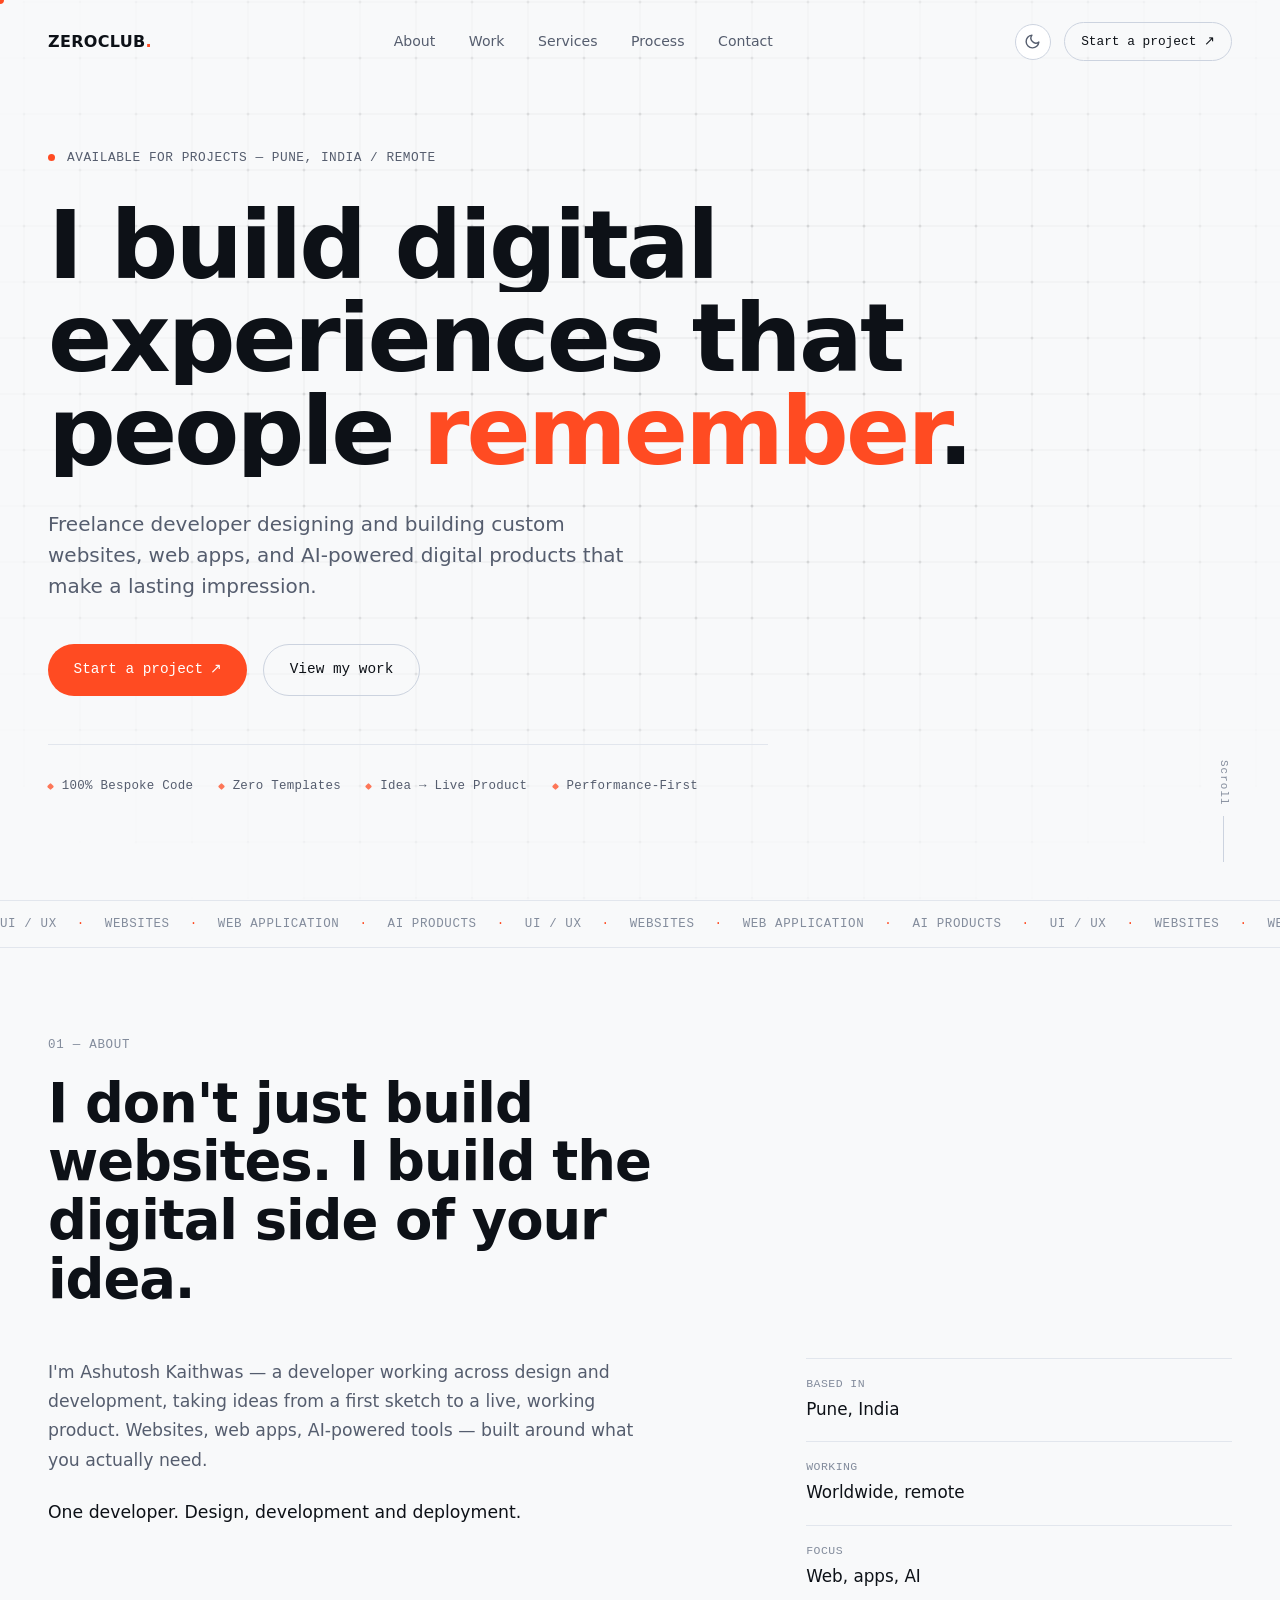
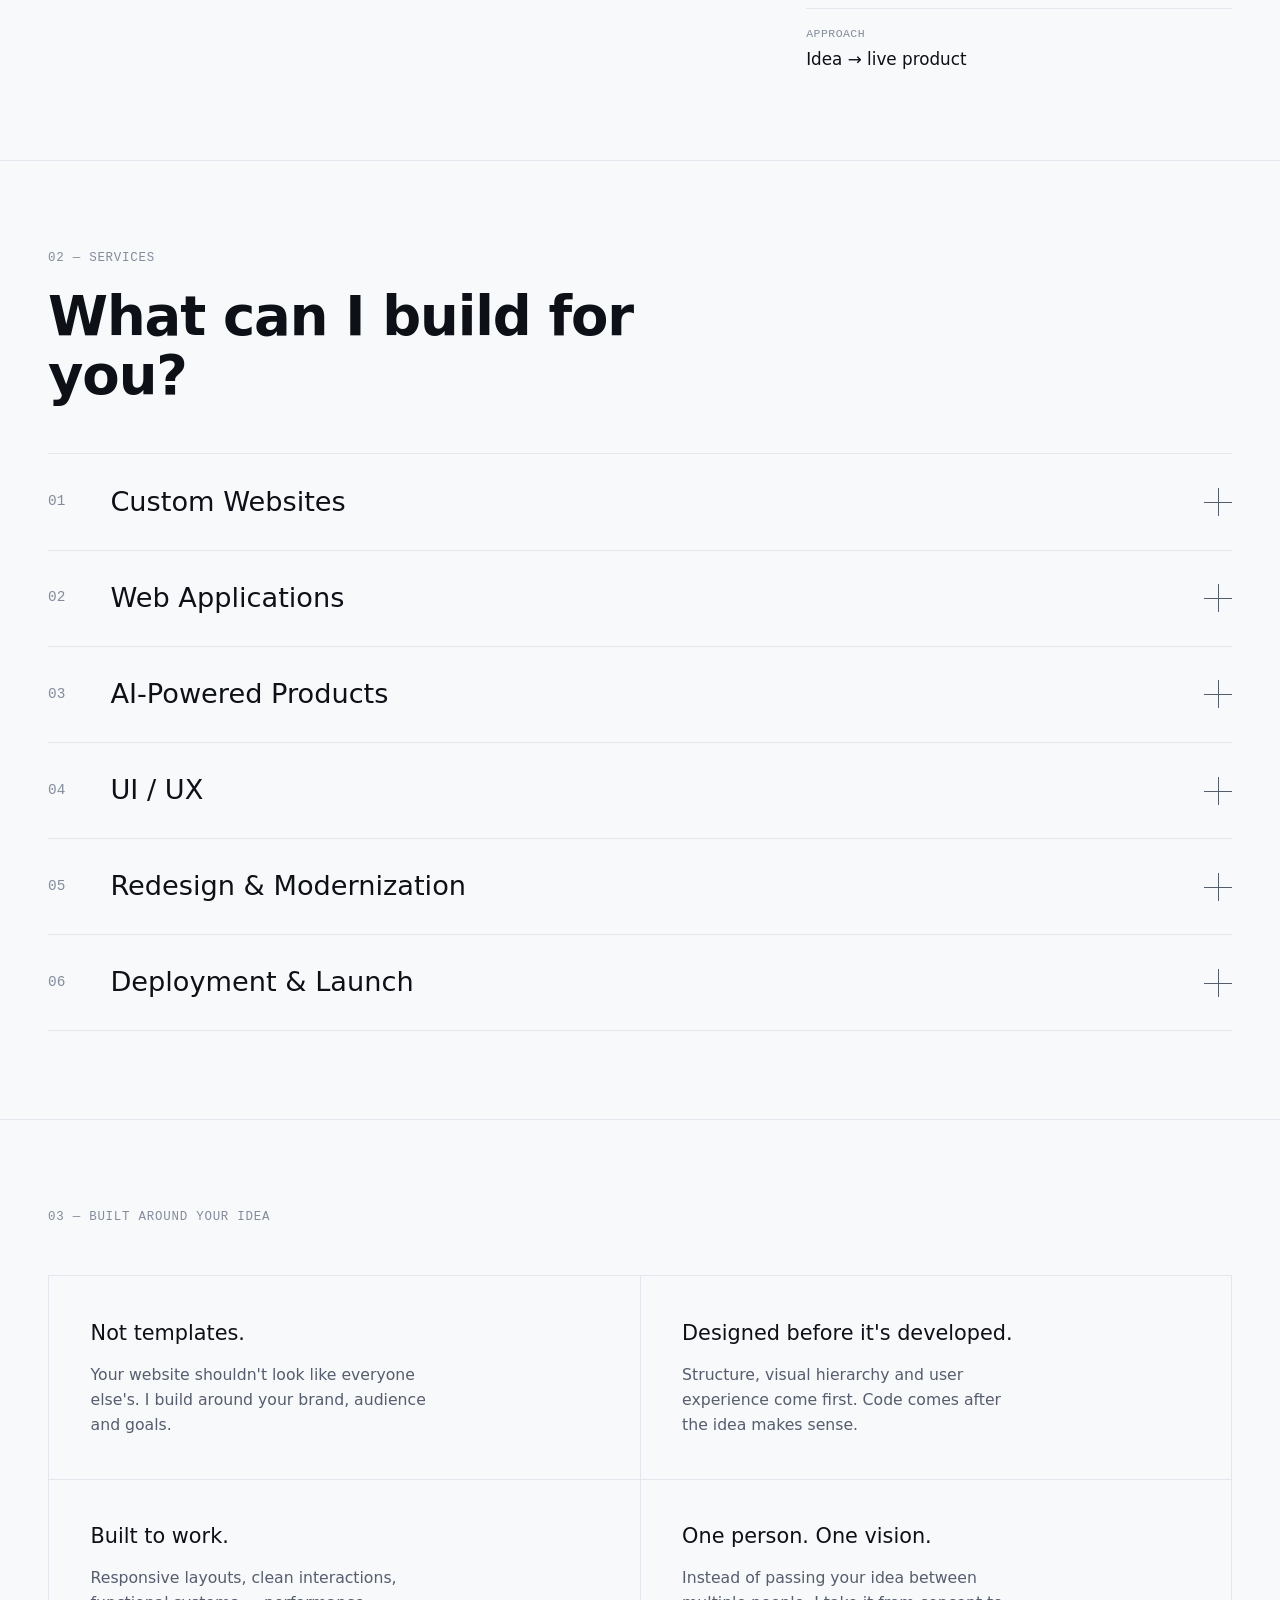
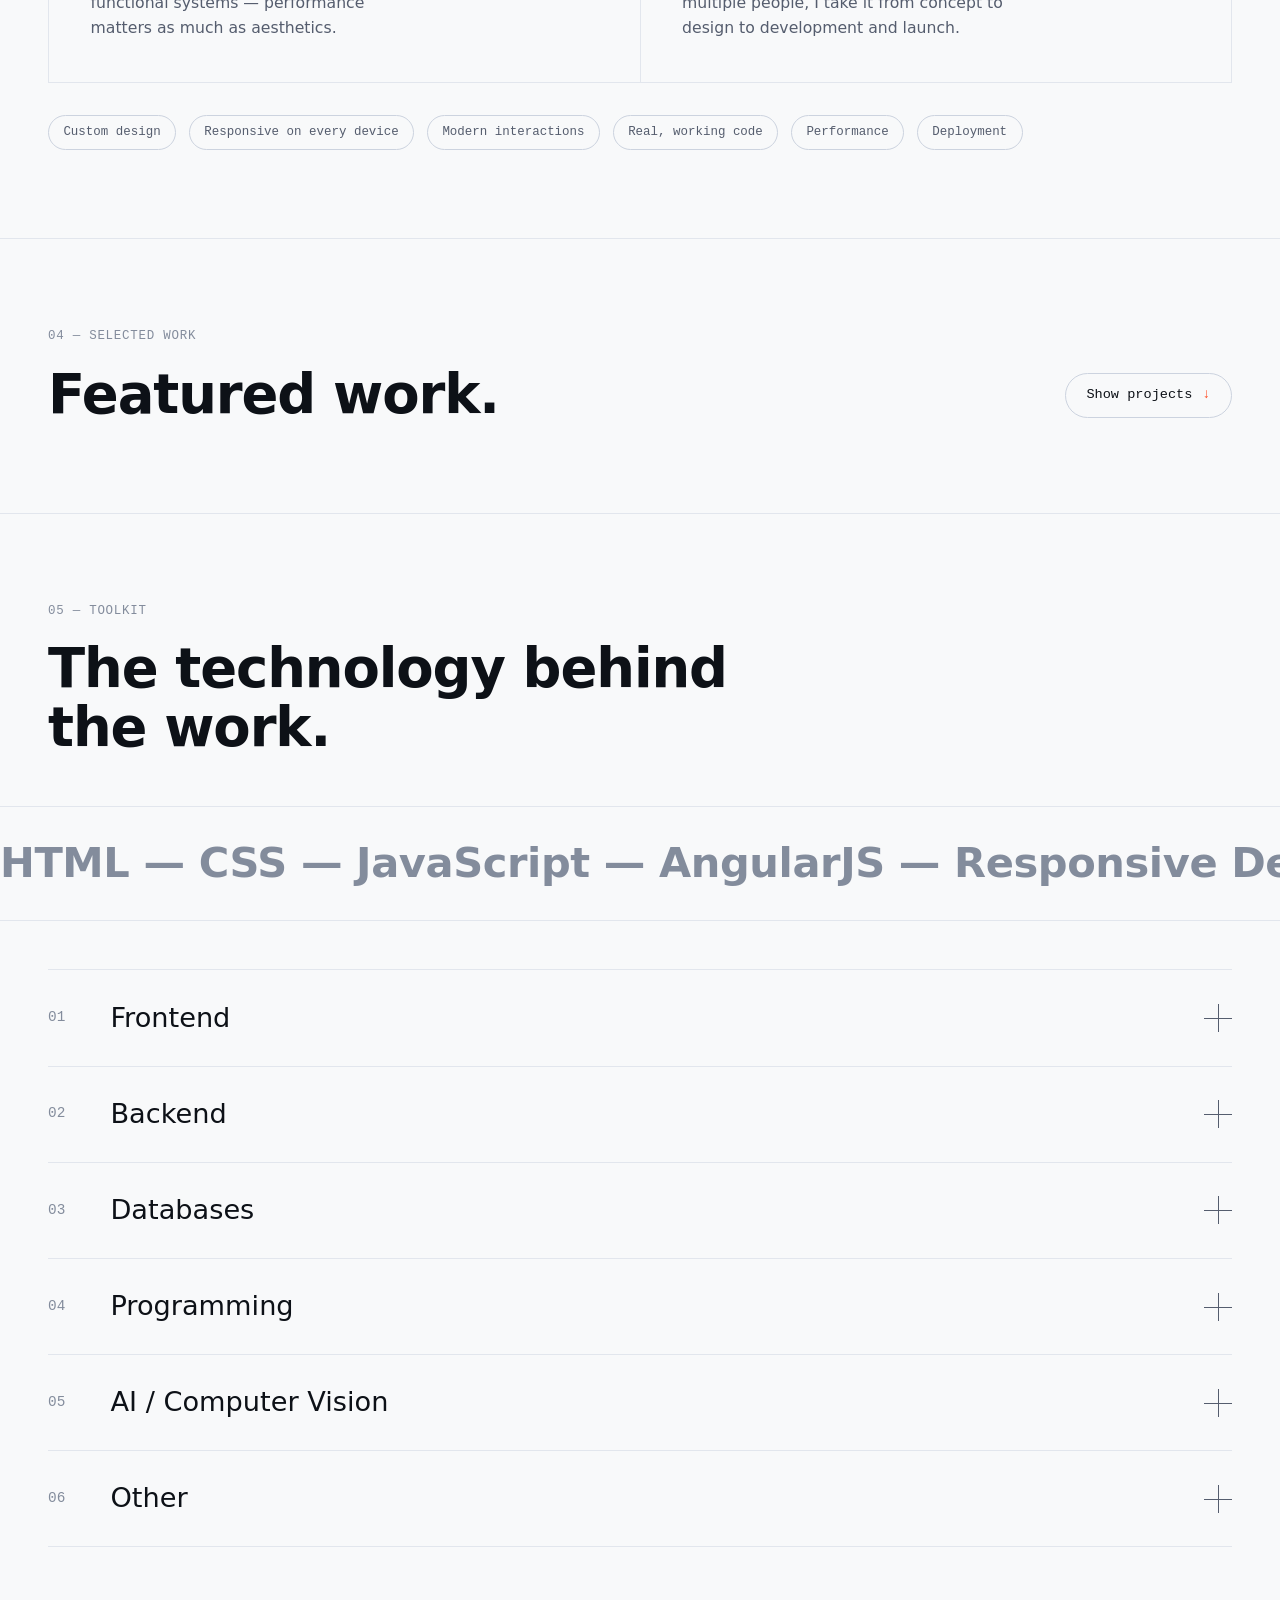
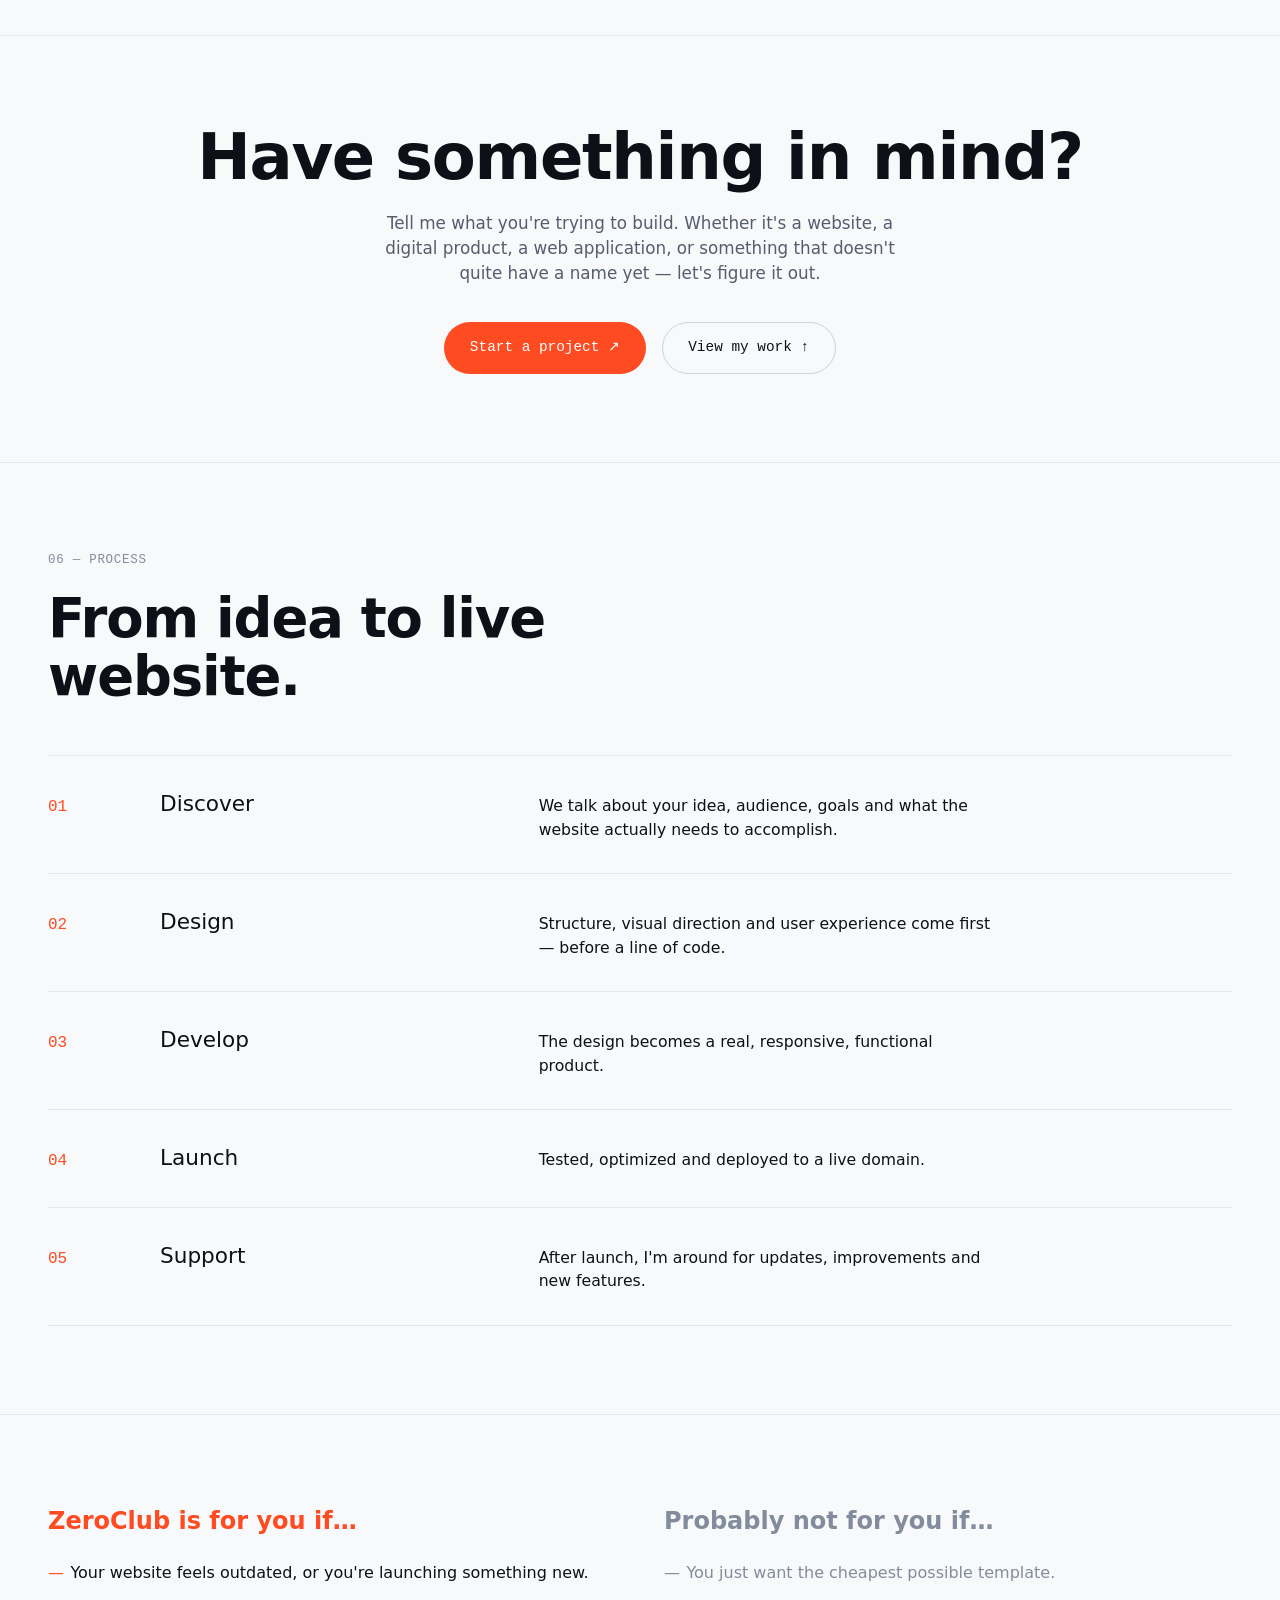
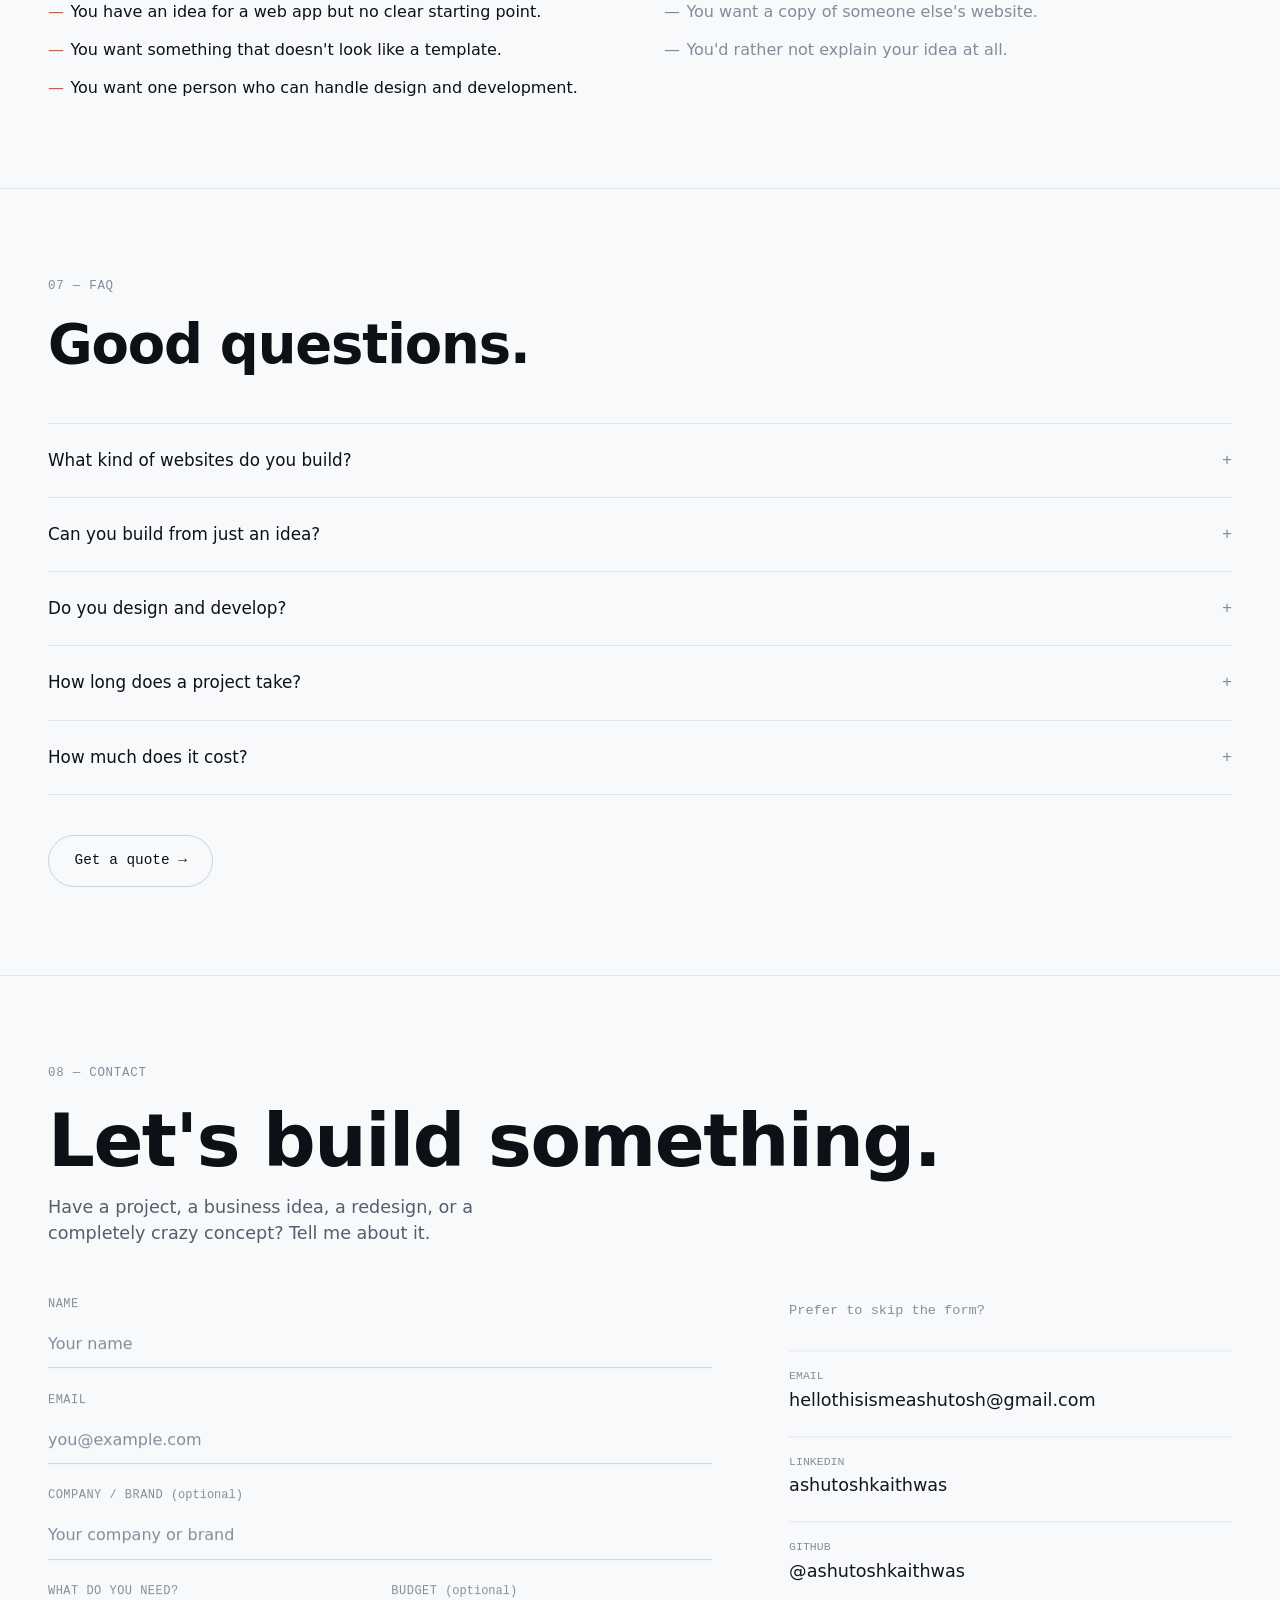
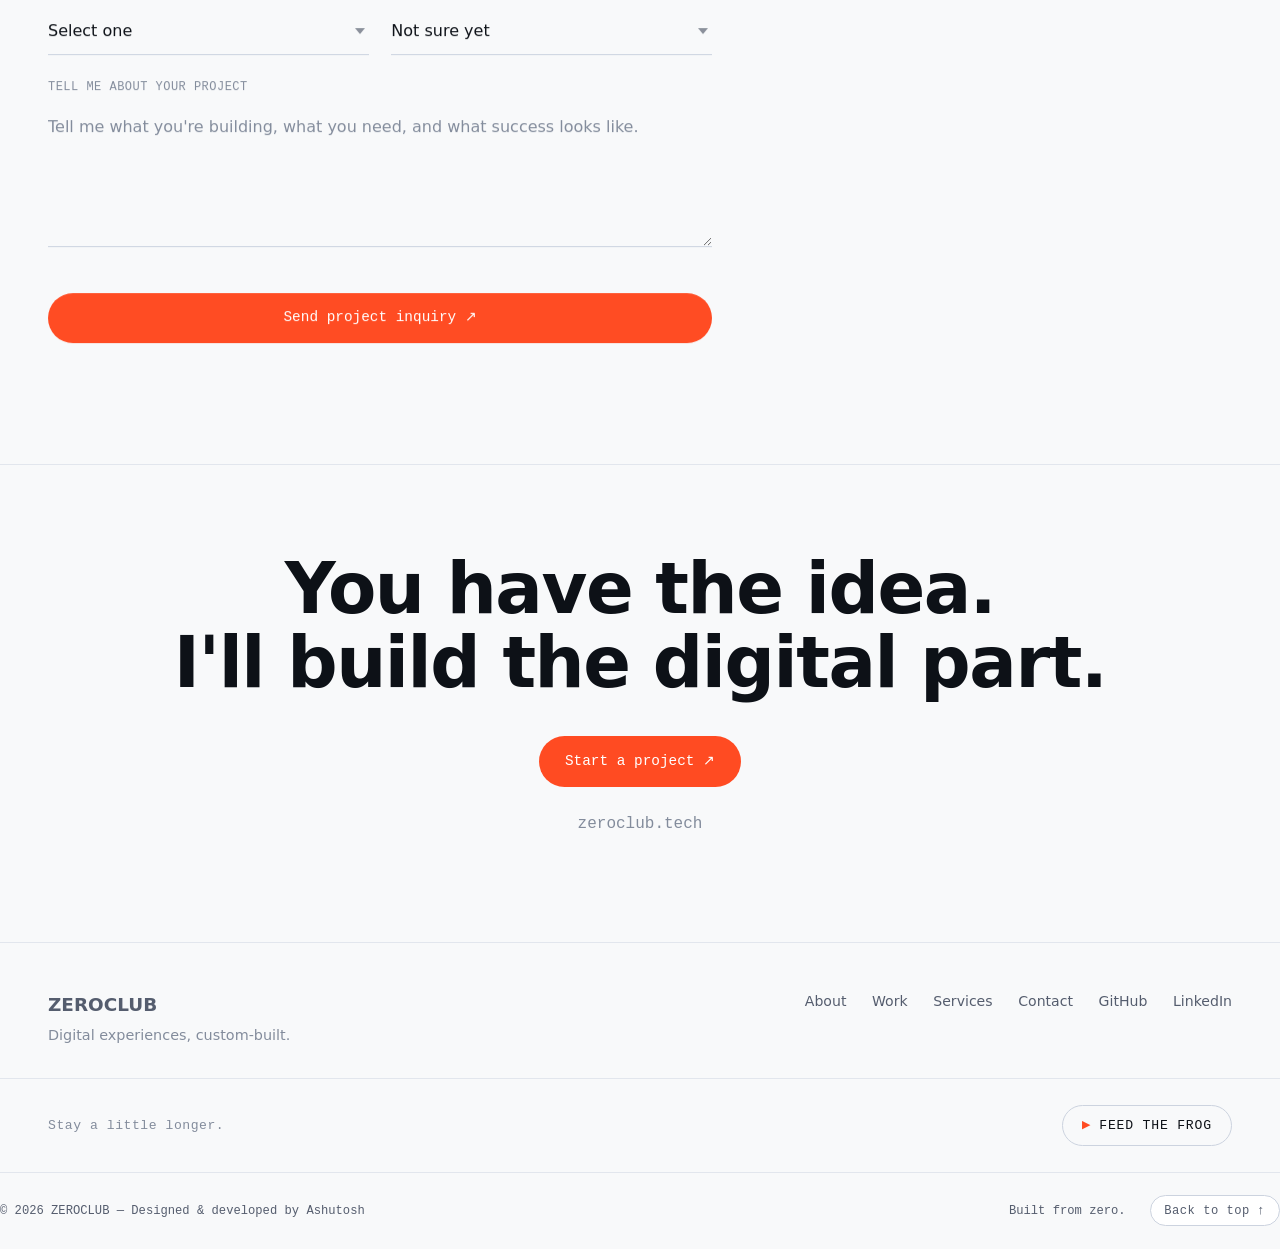
<file: index.html>
<!DOCTYPE html>
<html lang="en">

<head>
  <meta charset="UTF-8">
  <meta name="viewport" content="width=device-width, initial-scale=1.0">

  <!-- Security: all scripts are now self-hosted (js/vendor), so script-src is 'self' only.
     style-src needs 'unsafe-inline' because GSAP animates via inline style properties.
     Full header-level hardening (X-Frame-Options, frame-ancestors, HSTS) belongs at the
     host/CDN level — see _headers and README.md, since <meta> can't set those. -->
  <meta http-equiv="Content-Security-Policy"
    content="default-src 'self'; script-src 'self'; style-src 'self' 'unsafe-inline' https://fonts.googleapis.com; font-src 'self' https://fonts.gstatic.com; img-src 'self' data:; connect-src 'self' https://formspree.io; object-src 'none'; base-uri 'self'; form-action 'self' https://formspree.io;">
  <meta name="referrer" content="strict-origin-when-cross-origin">

  <title>ZeroClub</title>
  <meta name="description"
    content="Freelance web developer building custom websites, web applications and AI-powered digital experiences for businesses, creators and startups. Based in Pune, India — available worldwide.">

  <!-- Open Graph -->
  <meta property="og:type" content="website">
  <meta property="og:title" content="ZeroClub — Ashutosh Kaithwas, Freelance Web Developer">
  <meta property="og:description"
    content="Custom websites, web applications and AI-powered digital products. One developer, from idea to live product.">
  <meta property="og:url" content="https://zeroclub.tech">
  <meta property="og:site_name" content="ZeroClub">
  <meta property="og:image" content="https://zeroclub.tech/assets/og-image.jpg">

  <!-- Twitter -->
  <meta name="twitter:card" content="summary_large_image">
  <meta name="twitter:title" content="ZeroClub — Ashutosh Kaithwas, Freelance Web Developer">
  <meta name="twitter:description"
    content="Custom websites, web applications and AI-powered digital products. One developer, from idea to live product.">

  <link rel="canonical" href="https://zeroclub.tech">
  <link rel="icon"
    href="data:image/svg+xml,<svg xmlns=%22http://www.w3.org/2000/svg%22 viewBox=%220 0 100 100%22><rect width=%22100%22 height=%22100%22 fill=%22%230B0D10%22/><text x=%2250%22 y=%2266%22 font-size=%2260%22 fill=%22%23FF4B22%22 text-anchor=%22middle%22 font-family=%22monospace%22>0</text></svg>">

  <link rel="preconnect" href="https://fonts.googleapis.com">
  <link rel="preconnect" href="https://fonts.gstatic.com" crossorigin>
  <link
    href="https://fonts.googleapis.com/css2?family=Space+Grotesk:wght@400;500;600;700&family=Inter:wght@400;500;600&family=JetBrains+Mono:wght@400;500&display=swap"
    rel="stylesheet">

  <link rel="stylesheet" href="css/style.css">
  <script src="js/theme.js"></script>

  <!-- Structured data -->
  <script type="application/ld+json">
{
  "@context": "https://schema.org",
  "@type": "ProfessionalService",
  "name": "ZeroClub",
  "founder": { "@type": "Person", "name": "Ashutosh Kaithwas", "jobTitle": "Freelance Web Developer" },
  "url": "https://zeroclub.tech",
  "areaServed": "Worldwide",
  "description": "Freelance web development studio building custom websites, web applications and AI-powered digital products."
}
</script>
</head>

<body>

  <!-- ============ SITE PRELOADER (BOUNCING & EXPLODING SIGNAL BALL) ============ -->
  <div class="site-loader" id="siteLoader" role="status" aria-label="Loading ZeroClub">
    <div class="loader-content">
      <div class="loader-stage">
        <div class="loader-ball" id="loaderBall"></div>
        <div class="loader-shadow" id="loaderShadow"></div>
      </div>
      <div class="loader-meta">
        <p class="loader-logo">ZEROCLUB<span class="loader-dot">.</span></p>
        <div class="loader-progress-track">
          <div class="loader-progress-bar" id="loaderProgressBar"></div>
        </div>
      </div>
    </div>
    <div class="loader-shockwave" id="loaderShockwave"></div>
  </div>

  <!-- Skip link for keyboard/screen-reader users -->
  <a class="skip-link" href="#main">Skip to content</a>

  <!-- Custom cursor (desktop only, JS-controlled) -->
  <div class="cursor" id="cursor" aria-hidden="true">
    <span class="cursor-dot"></span>
    <span class="cursor-label"></span>
  </div>

  <!-- ============ NAVIGATION ============ -->
  <header class="nav" id="nav">
    <div class="nav-inner">
      <a href="#top" class="nav-logo">ZEROCLUB<span class="nav-logo-dot">.</span></a>
      <nav class="nav-links" aria-label="Primary">
        <a href="#about" data-cursor-hover>About</a>
        <a href="#work" data-cursor-hover>Work</a>
        <a href="#services" data-cursor-hover>Services</a>
        <a href="#process" data-cursor-hover>Process</a>
        <a href="#contact" data-cursor-hover>Contact</a>
      </nav>
      <div class="nav-right">
        <button class="theme-toggle" id="themeToggle" aria-label="Toggle theme" title="Toggle theme" data-cursor-hover>
          <span class="theme-toggle-icon icon-sun" aria-hidden="true">
            <svg width="17" height="17" viewBox="0 0 24 24" fill="none" stroke="currentColor" stroke-width="2"
              stroke-linecap="round" stroke-linejoin="round">
              <circle cx="12" cy="12" r="5"></circle>
              <line x1="12" y1="1" x2="12" y2="3"></line>
              <line x1="12" y1="21" x2="12" y2="23"></line>
              <line x1="4.22" y1="4.22" x2="5.64" y2="5.64"></line>
              <line x1="18.36" y1="18.36" x2="19.78" y2="19.78"></line>
              <line x1="1" y1="12" x2="3" y2="12"></line>
              <line x1="21" y1="12" x2="23" y2="12"></line>
              <line x1="4.22" y1="19.78" x2="5.64" y2="18.36"></line>
              <line x1="18.36" y1="5.64" x2="19.78" y2="4.22"></line>
            </svg>
          </span>
          <span class="theme-toggle-icon icon-moon" aria-hidden="true">
            <svg width="17" height="17" viewBox="0 0 24 24" fill="none" stroke="currentColor" stroke-width="2"
              stroke-linecap="round" stroke-linejoin="round">
              <path d="M21 12.79A9 9 0 1 1 11.21 3 7 7 0 0 0 21 12.79z"></path>
            </svg>
          </span>
        </button>
        <a href="#contact" class="nav-cta" data-cursor-hover>Start a project <span class="arrow">↗</span></a>
        <button class="nav-menu-btn" id="menuBtn" aria-label="Open menu" aria-expanded="false"
          aria-controls="mobileMenu">
          <span></span><span></span>
        </button>
      </div>
    </div>
  </header>

  <!-- Mobile menu -->
  <div class="mobile-menu" id="mobileMenu">
    <nav aria-label="Mobile">
      <a href="#about">About</a>
      <a href="#work">Work</a>
      <a href="#services">Services</a>
      <a href="#process">Process</a>
      <a href="#contact">Contact</a>
    </nav>
    <div class="mobile-menu-actions">
      <button class="mobile-theme-btn" id="mobileThemeToggle" aria-label="Toggle theme">
        <span class="mobile-theme-icon" aria-hidden="true">☀️</span>
        <span class="mobile-theme-label">Switch Theme</span>
      </button>
      <a href="#contact" class="mobile-cta">Start a project ↗</a>
    </div>
  </div>

  <main id="main">

    <!-- ============ HERO ============ -->
    <section class="hero" id="top">
      <div class="hero-bg" id="heroBg" aria-hidden="true"></div>
      <div class="hero-inner">
        <div class="hero-status-floating reveal-up">
          <span class="dot-live"></span>
          <span class="status-text">Available for Projects — Pune, India / Remote</span>
        </div>
        <h1 class="hero-headline">
          <span class="reveal-line"><span>I build digital</span></span>
          <span class="reveal-line"><span>experiences that</span></span>
          <span class="reveal-line"><span>people <em>remember</em>.</span></span>
        </h1>
        <p class="hero-sub">
          Freelance developer designing and building custom websites, web apps,
          and AI-powered digital products that make a lasting impression.
        </p>
        <div class="hero-actions">
          <a href="#contact" class="btn btn-solid btn-hero-primary" data-cursor-hover>
            Start a project <span class="arrow">↗</span>
          </a>
          <a href="#work" class="btn btn-ghost" data-cursor-hover>View my work</a>
        </div>
        <div class="hero-badges reveal-up">
          <div class="hero-badge">
            <span class="badge-bullet" aria-hidden="true"></span>
            <span>100% Bespoke Code</span>
          </div>
          <div class="hero-badge">
            <span class="badge-bullet" aria-hidden="true"></span>
            <span>Zero Templates</span>
          </div>
          <div class="hero-badge">
            <span class="badge-bullet" aria-hidden="true"></span>
            <span>Idea → Live Product</span>
          </div>
          <div class="hero-badge">
            <span class="badge-bullet" aria-hidden="true"></span>
            <span>Performance-First</span>
          </div>
        </div>
      </div>
      <canvas class="hero-grid-canvas" id="heroGridCanvas" aria-hidden="true"></canvas>
      <div class="hero-scroll">
        <span>Scroll</span>
        <span class="hero-scroll-line"></span>
      </div>
    </section>

    <!-- ============ MARQUEE STRIP ============ -->
    <div class="strip" aria-hidden="true">
      <div class="strip-track">
        <div class="strip-group">
          <span>UI / UX</span><span>·</span><span>WEBSITES</span><span>·</span><span>WEB
            APPLICATION</span><span>·</span><span>AI PRODUCTS</span><span>·</span>
        </div>
        <div class="strip-group">
          <span>UI / UX</span><span>·</span><span>WEBSITES</span><span>·</span><span>WEB
            APPLICATION</span><span>·</span><span>AI PRODUCTS</span><span>·</span>
        </div>
        <div class="strip-group">
          <span>UI / UX</span><span>·</span><span>WEBSITES</span><span>·</span><span>WEB
            APPLICATION</span><span>·</span><span>AI PRODUCTS</span><span>·</span>
        </div>
        <div class="strip-group">
          <span>UI / UX</span><span>·</span><span>WEBSITES</span><span>·</span><span>WEB
            APPLICATION</span><span>·</span><span>AI PRODUCTS</span><span>·</span>
        </div>
      </div>
    </div>

    <!-- ============ ABOUT ============ -->
    <section class="section about" id="about">
      <div class="container">
        <p class="label reveal-up">01 — About</p>
        <h2 class="statement reveal-up">I don't just build websites. I build the digital side of your idea.</h2>
        <div class="about-grid">
          <div class="about-copy reveal-up">
            <p>I'm Ashutosh Kaithwas — a developer working across design and development, taking ideas from a first
              sketch to a live, working product. Websites, web apps, AI-powered tools — built around what you actually
              need.</p>
            <p class="about-signoff">One developer. Design, development and deployment.</p>
          </div>
          <div class="about-facts reveal-up">
            <div class="fact"><span class="fact-label">Based in</span><span class="fact-value">Pune, India</span></div>
            <div class="fact"><span class="fact-label">Working</span><span class="fact-value">Worldwide, remote</span>
            </div>
            <div class="fact"><span class="fact-label">Focus</span><span class="fact-value">Web, apps, AI</span></div>
            <div class="fact"><span class="fact-label">Approach</span><span class="fact-value">Idea → live
                product</span></div>
          </div>
        </div>
      </div>
    </section>

    <!-- ============ SERVICES ============ -->
    <section class="section services" id="services">
      <div class="container">
        <p class="label reveal-up">02 — Services</p>
        <h2 class="statement reveal-up">What can I build for you?</h2>
        <div class="service-list" id="serviceList"><!-- injected by JS from ZC_DATA.services --></div>
      </div>
    </section>

    <!-- ============ VALUE ============ -->
    <section class="section value">
      <div class="container">
        <p class="label reveal-up">03 — Built around your idea</p>
        <div class="value-grid">
          <div class="value-item reveal-up">
            <h3>Not templates.</h3>
            <p>Your website shouldn't look like everyone else's. I build around your brand, audience and goals.</p>
          </div>
          <div class="value-item reveal-up">
            <h3>Designed before it's developed.</h3>
            <p>Structure, visual hierarchy and user experience come first. Code comes after the idea makes sense.</p>
          </div>
          <div class="value-item reveal-up">
            <h3>Built to work.</h3>
            <p>Responsive layouts, clean interactions, functional systems — performance matters as much as aesthetics.
            </p>
          </div>
          <div class="value-item reveal-up">
            <h3>One person. One vision.</h3>
            <p>Instead of passing your idea between multiple people, I take it from concept to design to development and
              launch.</p>
          </div>
        </div>
        <ul class="value-tags reveal-up" aria-label="Also included with every project">
          <li>Custom design</li>
          <li>Responsive on every device</li>
          <li>Modern interactions</li>
          <li>Real, working code</li>
          <li>Performance</li>
          <li>Deployment</li>
        </ul>
      </div>
    </section>

    <!-- ============ SELECTED WORK ============ -->
    <section class="section work" id="work">
      <div class="container">
        <p class="label reveal-up">04 — Selected work</p>
        <div class="work-head reveal-up">
          <h2 class="statement">Featured work.</h2>
          <button class="work-toggle" id="workToggle" aria-expanded="false" aria-controls="workCollapse"
            data-cursor-hover>
            <span class="work-toggle-label">Show projects</span>
            <span class="work-toggle-icon" aria-hidden="true">↓</span>
          </button>
        </div>
      </div>
      <div class="work-collapse" id="workCollapse">
        <div class="project-list" id="projectList"><!-- injected by JS from ZC_DATA.projects --></div>
      </div>
    </section>

    <!-- ============ TECHNOLOGY ============ -->
    <section class="section tech" id="toolkit">
      <div class="container">
        <p class="label reveal-up">05 — Toolkit</p>
        <h2 class="statement reveal-up">The technology behind the work.</h2>
      </div>
      <div class="tech-marquee" aria-hidden="true">
        <div class="tech-marquee-track" id="techMarquee"></div>
      </div>
      <div class="container">
        <div class="tech-groups" id="techGroups"><!-- injected by JS: accordion rows, same pattern as Services --></div>
      </div>
    </section>

    <!-- ============ FREELANCE CTA ============ -->
    <section class="section cta-mid">
      <div class="container">
        <h2 class="cta-mid-headline reveal-up">Have something in mind?</h2>
        <p class="reveal-up">Tell me what you're trying to build. Whether it's a website, a digital product, a web
          application, or something that doesn't quite have a name yet — let's figure it out.</p>
        <div class="hero-actions reveal-up">
          <a href="#contact" class="btn btn-solid" data-cursor-hover>Start a project ↗</a>
          <a href="#work" class="btn btn-ghost" data-cursor-hover>View my work ↑</a>
        </div>
      </div>
    </section>

    <!-- ============ PROCESS ============ -->
    <section class="section process" id="process">
      <div class="container">
        <p class="label reveal-up">06 — Process</p>
        <h2 class="statement reveal-up">From idea to live website.</h2>
        <div class="process-list" id="processList"><!-- injected by JS --></div>
      </div>
    </section>

    <!-- ============ IDEAL CLIENT ============ -->
    <section class="section ideal">
      <div class="container ideal-grid">
        <div class="ideal-col reveal-up">
          <h3 class="ideal-heading">ZeroClub is for you if…</h3>
          <ul>
            <li>Your website feels outdated, or you're launching something new.</li>
            <li>You have an idea for a web app but no clear starting point.</li>
            <li>You want something that doesn't look like a template.</li>
            <li>You want one person who can handle design and development.</li>
          </ul>
        </div>
        <div class="ideal-col reveal-up">
          <h3 class="ideal-heading ideal-heading-muted">Probably not for you if…</h3>
          <ul class="ideal-muted">
            <li>You just want the cheapest possible template.</li>
            <li>You want a copy of someone else's website.</li>
            <li>You'd rather not explain your idea at all.</li>
          </ul>
        </div>
      </div>
    </section>

    <!-- ============ FAQ ============ -->
    <section class="section faq" id="faq">
      <div class="container">
        <p class="label reveal-up">07 — FAQ</p>
        <h2 class="statement reveal-up">Good questions.</h2>
        <div class="faq-list" id="faqList"><!-- injected by JS --></div>
        <a href="#contact" class="btn btn-ghost faq-cta reveal-up" data-cursor-hover>Get a quote →</a>
      </div>
    </section>

    <!-- ============ CONTACT ============ -->
    <section class="section contact" id="contact">
      <div class="container">
        <p class="label reveal-up">08 — Contact</p>
        <h2 class="contact-headline reveal-up">Let's build something.</h2>
        <p class="contact-sub reveal-up">Have a project, a business idea, a redesign, or a completely crazy concept?
          Tell me about it.</p>

        <div class="contact-grid">
          <form class="contact-form reveal-up" id="contactForm" action="https://formspree.io/f/xyezppyn" method="POST" novalidate>
            <div class="field">
              <label for="f-name">Name</label>
              <input type="text" id="f-name" name="name" placeholder="Your name" required autocomplete="name"
                maxlength="100">
            </div>
            <div class="field">
              <label for="f-email">Email</label>
              <input type="email" id="f-email" name="email" placeholder="you@example.com" required autocomplete="email"
                maxlength="254">
            </div>
            <div class="field">
              <label for="f-company">Company / Brand <span class="opt">(optional)</span></label>
              <input type="text" id="f-company" name="company" placeholder="Your company or brand"
                autocomplete="organization" maxlength="120">
            </div>
            <div class="field-row">
              <div class="field">
                <label for="f-need">What do you need?</label>
                <select id="f-need" name="need" required>
                  <option value="" disabled selected>Select one</option>
                  <option>New website</option>
                  <option>Website redesign</option>
                  <option>Web application</option>
                  <option>Landing page</option>
                  <option>AI / Computer Vision project</option>
                  <option>E-commerce</option>
                  <option>Portfolio</option>
                  <option>Other</option>
                </select>
              </div>
              <div class="field">
                <label for="f-budget">Budget <span class="opt">(optional)</span></label>
                <select id="f-budget" name="budget">
                  <option value="" selected>Not sure yet</option>
                  <option>Under ₹10,000</option>
                  <option>₹10,000 – ₹25,000</option>
                  <option>₹25,000 – ₹50,000</option>
                  <option>₹50,000 – ₹1,00,000</option>
                  <option>₹1,00,000+</option>
                </select>
              </div>
            </div>
            <div class="field">
              <label for="f-message">Tell me about your project</label>
              <textarea id="f-message" name="message" rows="5"
                placeholder="Tell me what you're building, what you need, and what success looks like." required
                maxlength="4000"></textarea>
            </div>
            <!-- honeypot spam field, hidden from real users -->
            <div class="field field-hp" aria-hidden="true">
              <label for="f-hp">Leave this empty</label>
              <input type="text" id="f-hp" name="_gotcha" tabindex="-1" autocomplete="off">
            </div>
            <button type="submit" class="btn btn-solid btn-submit" id="submitBtn" data-cursor-hover>
              <span class="btn-label">Send project inquiry ↗</span>
            </button>
            <p class="form-status" id="formStatus" role="status" aria-live="polite"></p>
          </form>

          <div class="contact-direct reveal-up">
            <p class="contact-direct-lead">Prefer to skip the form?</p>
            <a href="mailto:hellothisismeashutosh@gmail.com" class="contact-link" data-cursor-hover>
              <span class="contact-link-label">Email</span>
              <span class="contact-link-value">hellothisismeashutosh@gmail.com</span>
            </a>
            <a href="https://www.linkedin.com/in/ashutoshkaithwas/" class="contact-link" target="_blank"
              rel="noopener noreferrer" data-cursor-hover>
              <span class="contact-link-label">LinkedIn</span>
              <span class="contact-link-value">ashutoshkaithwas</span>
            </a>
            <a href="https://github.com/ashutoshkaithwas" class="contact-link" target="_blank" rel="noopener noreferrer"
              data-cursor-hover>
              <span class="contact-link-label">GitHub</span>
              <span class="contact-link-value">@ashutoshkaithwas</span>
            </a>
          </div>
        </div>
      </div>
    </section>

    <!-- ============ FINAL CTA ============ -->
    <section class="section final-cta">
      <div class="container">
        <h2 class="final-cta-headline reveal-up">You have the idea.<br>I'll build the digital part.</h2>
        <a href="#contact" class="btn btn-solid btn-large reveal-up" data-cursor-hover>Start a project ↗</a>
        <p class="final-cta-domain reveal-up">zeroclub.tech</p>
      </div>
    </section>

  </main>

  <!-- ============ FOOTER + GAME ============ -->
  <footer class="footer" id="siteFooter">

    <!-- Static footer info — always visible -->
    <div class="footer-static">
      <div class="container footer-inner">
        <div class="footer-brand">
          <p class="footer-logo">ZEROCLUB</p>
          <p class="footer-tag">Digital experiences, custom-built.</p>
        </div>
        <nav class="footer-links" aria-label="Footer">
          <a href="#about">About</a>
          <a href="#work">Work</a>
          <a href="#services">Services</a>
          <a href="#contact">Contact</a>
          <a href="https://github.com/Ashutosh-rar" target="_blank" rel="noopener noreferrer">GitHub</a>
          <a href="https://linkedin.com/in/ashutosh-kaithwas" target="_blank" rel="noopener noreferrer">LinkedIn</a>
        </nav>
      </div>
    </div>

    <!-- Game zone — separates the footer from the interactive world below -->
    <div class="game-zone" id="gameZone">
      <div class="game-zone-divider">
        <span class="game-zone-label">Stay a little longer.</span>
        <button class="game-enter-btn" id="gameEnterBtn" aria-label="Enter the interactive world">
          <span class="game-enter-icon">▶</span>
          <span>FEED THE FROG</span>
        </button>
      </div>

      <!-- Canvas is the game world -->
      <div class="game-canvas-wrap" id="gameCanvasWrap" aria-hidden="true">
        <canvas id="gameCanvas"></canvas>

        <!-- Layered UI over the canvas — pure DOM, GSAP-animated -->
        <div class="game-ui" id="gameUI">
          <div style="display:flex;gap:1.4rem;align-items:center;">
            <div class="game-score">
              <span class="game-score-label">LEVEL</span>
              <span class="game-score-value" id="gameLevelVal">1</span>
            </div>
            <div class="game-score" id="gameScore" aria-live="polite" aria-label="Score">
              <span class="game-score-label">FIREFLIES</span>
              <span class="game-score-value" id="gameScoreVal">0</span>
            </div>
            <div class="game-score game-progress-wrap" title="Level progress">
              <span class="game-score-label">DISTANCE</span>
              <div class="game-progress-track">
                <div class="game-progress-fill" id="gameProgressFill"></div>
              </div>
            </div>
          </div>
          <button class="game-close-btn" id="gameCloseBtn" aria-label="Exit game">× EXIT</button>
        </div>

        <!-- Instruction overlay (shows briefly after game starts) -->
        <div class="game-instructions" id="gameInstructions">
          <span class="game-instr-key">←→ / WASD</span><span>move</span>
          <span class="game-instr-key">SPACE / ↑</span><span>jump</span>
          <span class="game-instr-sep">·</span>
          <span class="game-instr-mobile">Use the gamepad below</span>
        </div>

        <!-- Completion screen -->
        <div class="game-complete" id="gameComplete" aria-hidden="true">
          <p class="game-complete-found">YOU FOUND IT.</p>
          <h2 class="game-complete-title">Thanks for playing.</h2>
          <p class="game-complete-sub">Now let's build something together.</p>
          <div class="game-complete-actions">
            <a href="#contact" class="btn btn-solid" id="gameCompleteContact">Start a project</a>
            <button class="btn btn-ghost" id="gameCompleteBack">↺ Play again</button>
          </div>
        </div>
      </div>

      <!-- Mobile gamepad — sits BELOW the canvas, never overlaps it -->
      <div class="game-pad" id="gameMobileControls" aria-label="Game controls" style="display:none">
        <div class="game-pad-inner">
          <div class="game-pad-side">
            <button class="game-vbtn" id="vBtnLeft"
              aria-label="Move left"
              onselectstart="return false"
              ondragstart="return false">
              <svg width="22" height="22" viewBox="0 0 22 22" fill="none" aria-hidden="true">
                <path d="M14 5L8 11L14 17" stroke="currentColor" stroke-width="2.2" stroke-linecap="round" stroke-linejoin="round"/>
              </svg>
            </button>
          </div>
          <div class="game-pad-centre">
            <button class="game-vbtn game-vbtn-jump" id="vBtnJump"
              aria-label="Jump"
              onselectstart="return false"
              ondragstart="return false">
              <svg width="24" height="24" viewBox="0 0 24 24" fill="none" aria-hidden="true">
                <path d="M12 19V5M5 12L12 5L19 12" stroke="currentColor" stroke-width="2.4" stroke-linecap="round" stroke-linejoin="round"/>
              </svg>
            </button>
          </div>
          <div class="game-pad-side">
            <button class="game-vbtn" id="vBtnRight"
              aria-label="Move right"
              onselectstart="return false"
              ondragstart="return false">
              <svg width="22" height="22" viewBox="0 0 22 22" fill="none" aria-hidden="true">
                <path d="M8 5L14 11L8 17" stroke="currentColor" stroke-width="2.2" stroke-linecap="round" stroke-linejoin="round"/>
              </svg>
            </button>
          </div>
        </div>
      </div>
    </div>

    <!-- Bottom bar -->
    <div class="footer-bottom-bar">
      <div class="container footer-bottom">
        <p>© 2026 ZEROCLUB — Designed &amp; developed by Ashutosh</p>
        <div class="footer-bottom-right">
          <p class="footer-built">Built from zero.</p>
          <a href="#top" class="back-to-home" id="backToHomeBtn" data-cursor-hover aria-label="Back to home page">
            <span>Back to top</span>
            <span class="back-arrow" aria-hidden="true">↑</span>
          </a>
        </div>
      </div>
    </div>

  </footer>

  <!-- ============ PROJECT CASE-STUDY OVERLAY ============ -->
  <div class="overlay" id="projectOverlay" aria-hidden="true" role="dialog" aria-modal="true"
    aria-labelledby="overlayTitle">
    <div class="overlay-inner" id="overlayContent"><!-- injected by JS --></div>
    <button class="overlay-close" id="overlayClose" aria-label="Close project">
      <span></span><span></span>
    </button>
  </div>

  <script src="js/vendor/gsap.min.js"></script>
  <script src="js/vendor/ScrollTrigger.min.js"></script>
  <script src="js/data.js"></script>
  <script src="js/script.js"></script>
  <script src="js/game.js"></script>
</body>

</html>
</file>
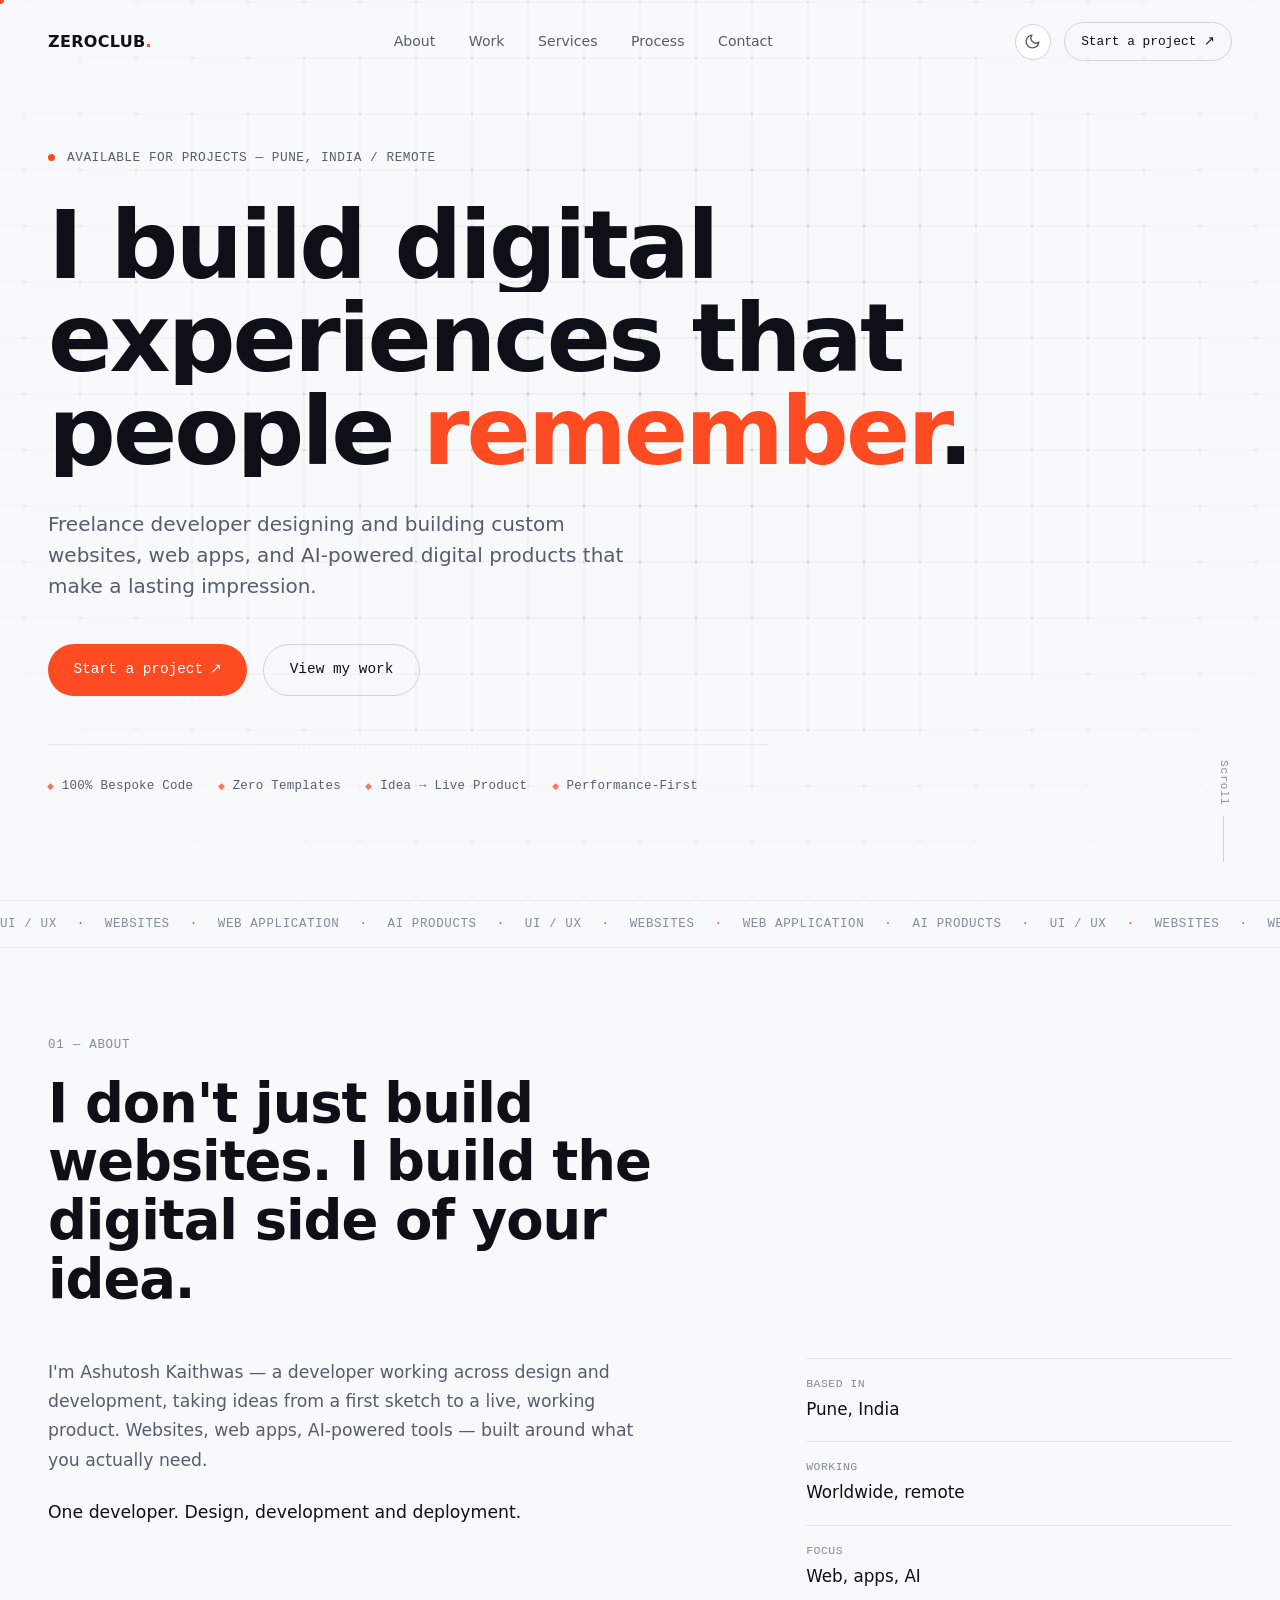
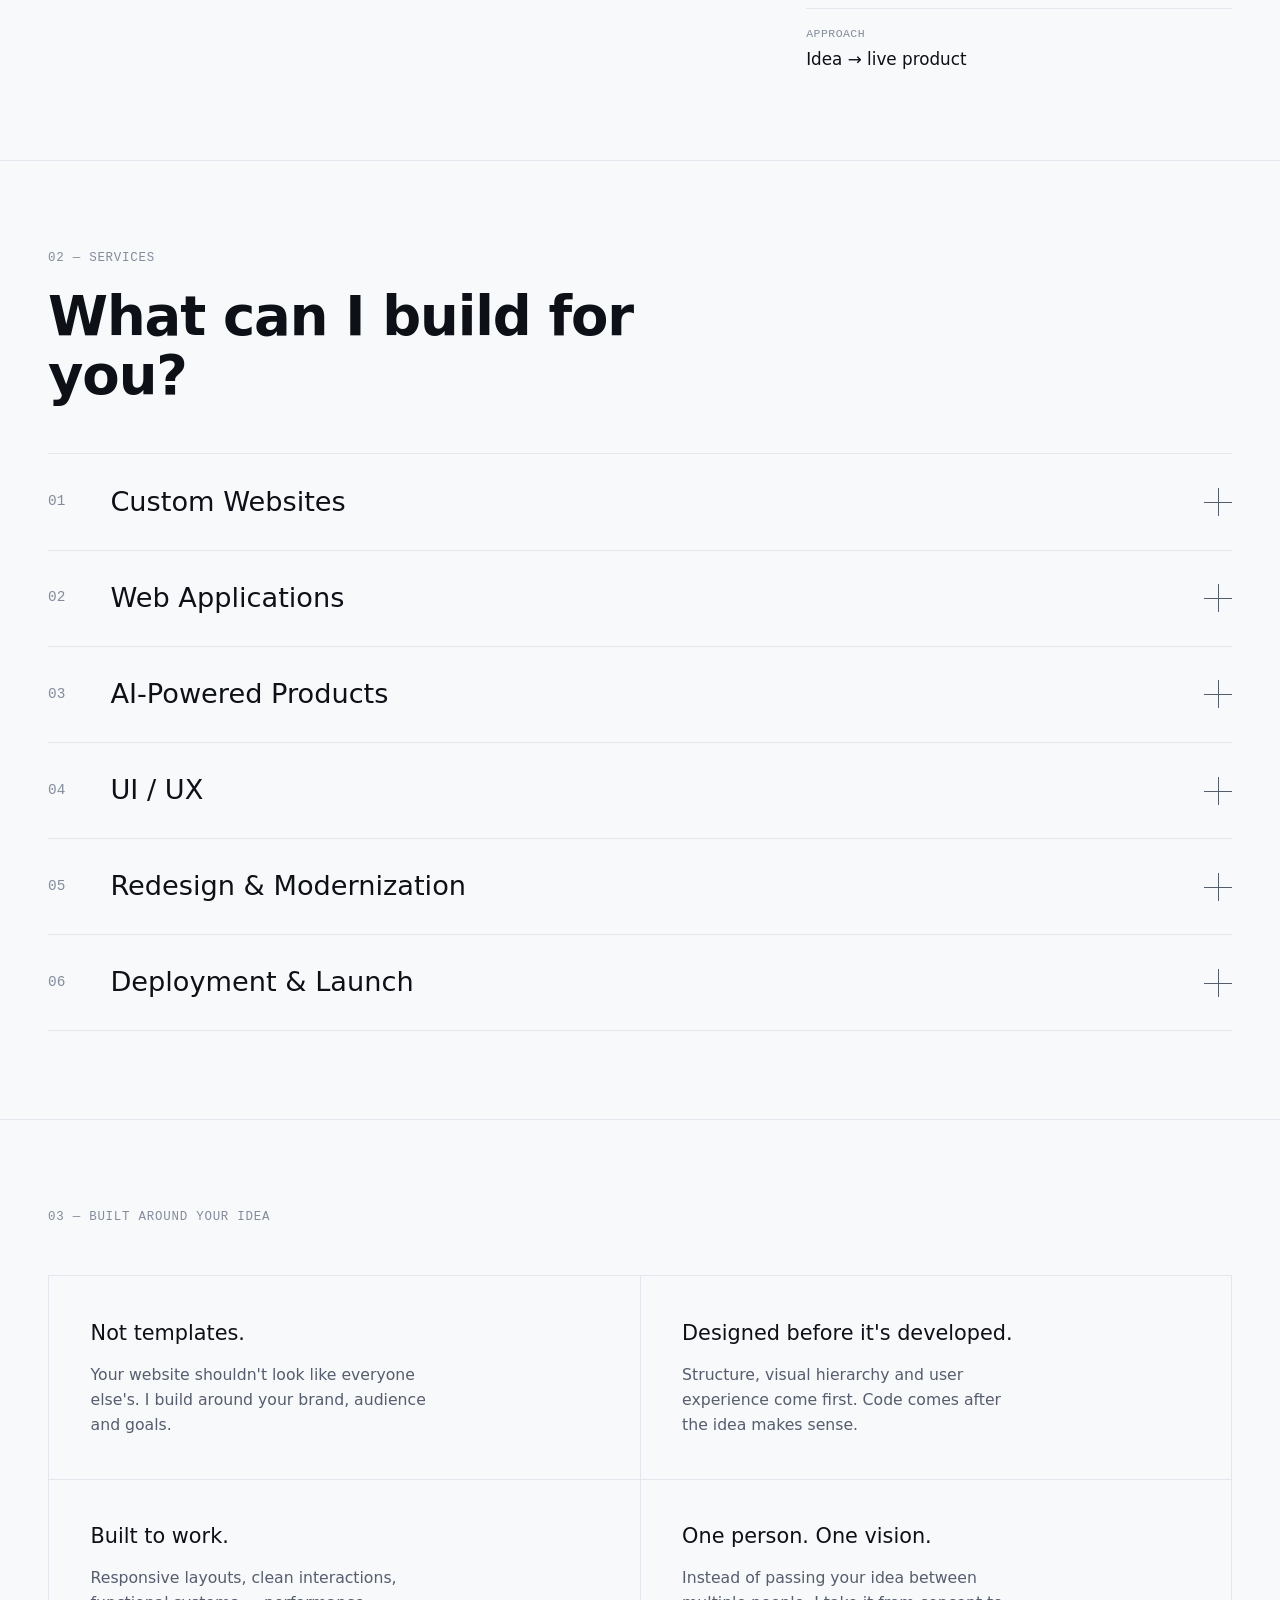
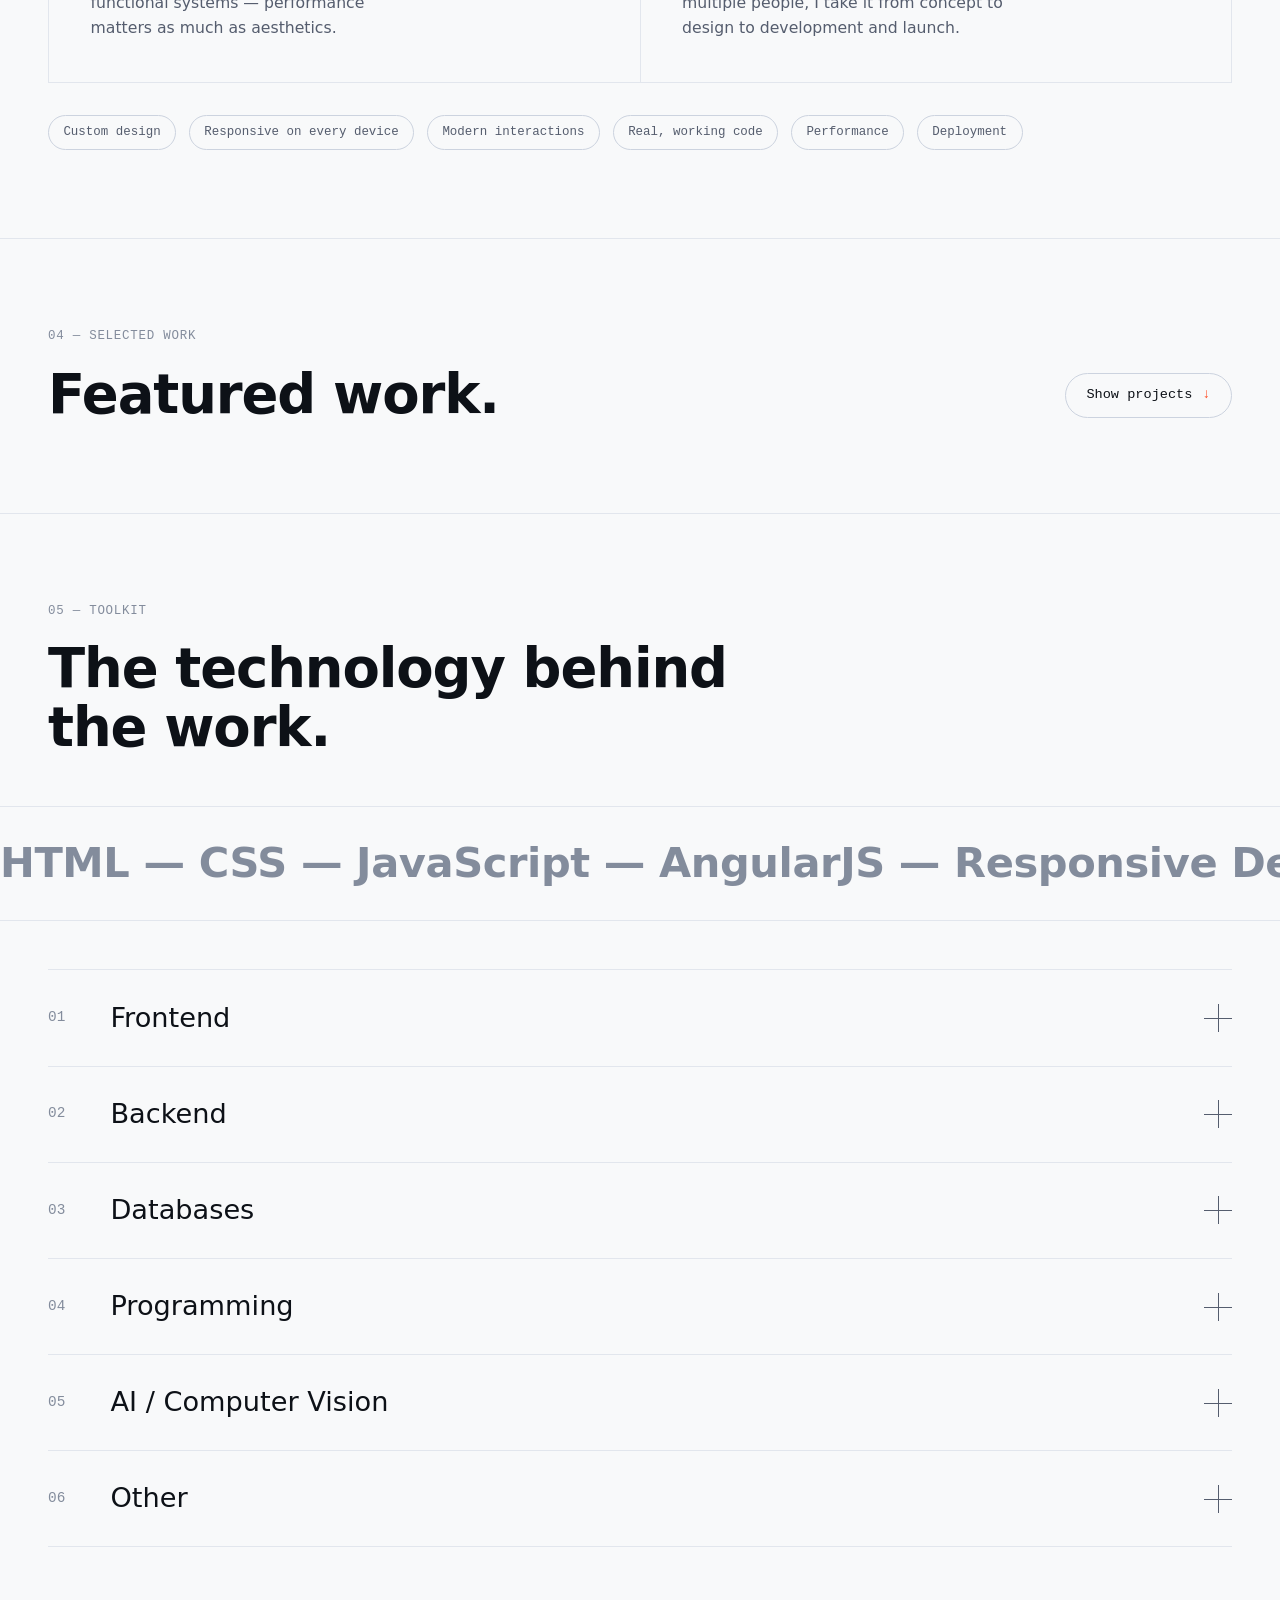
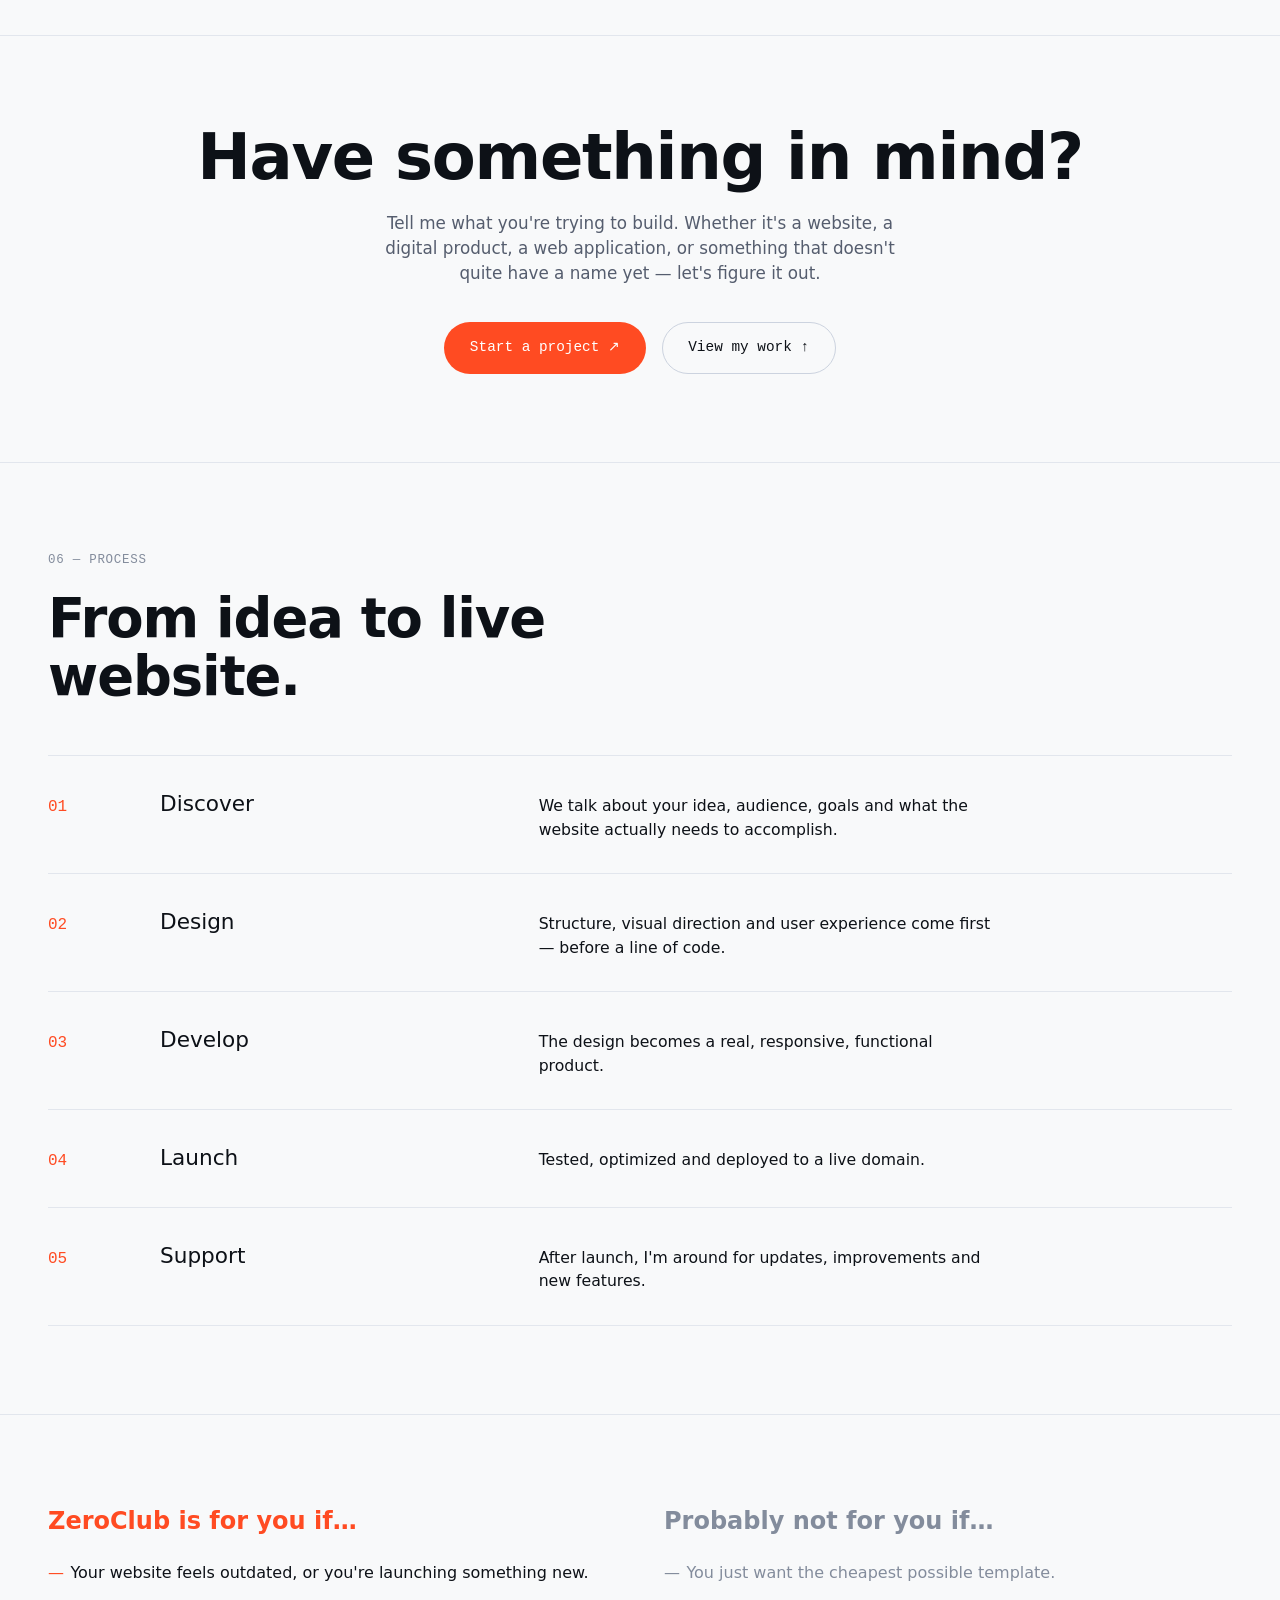
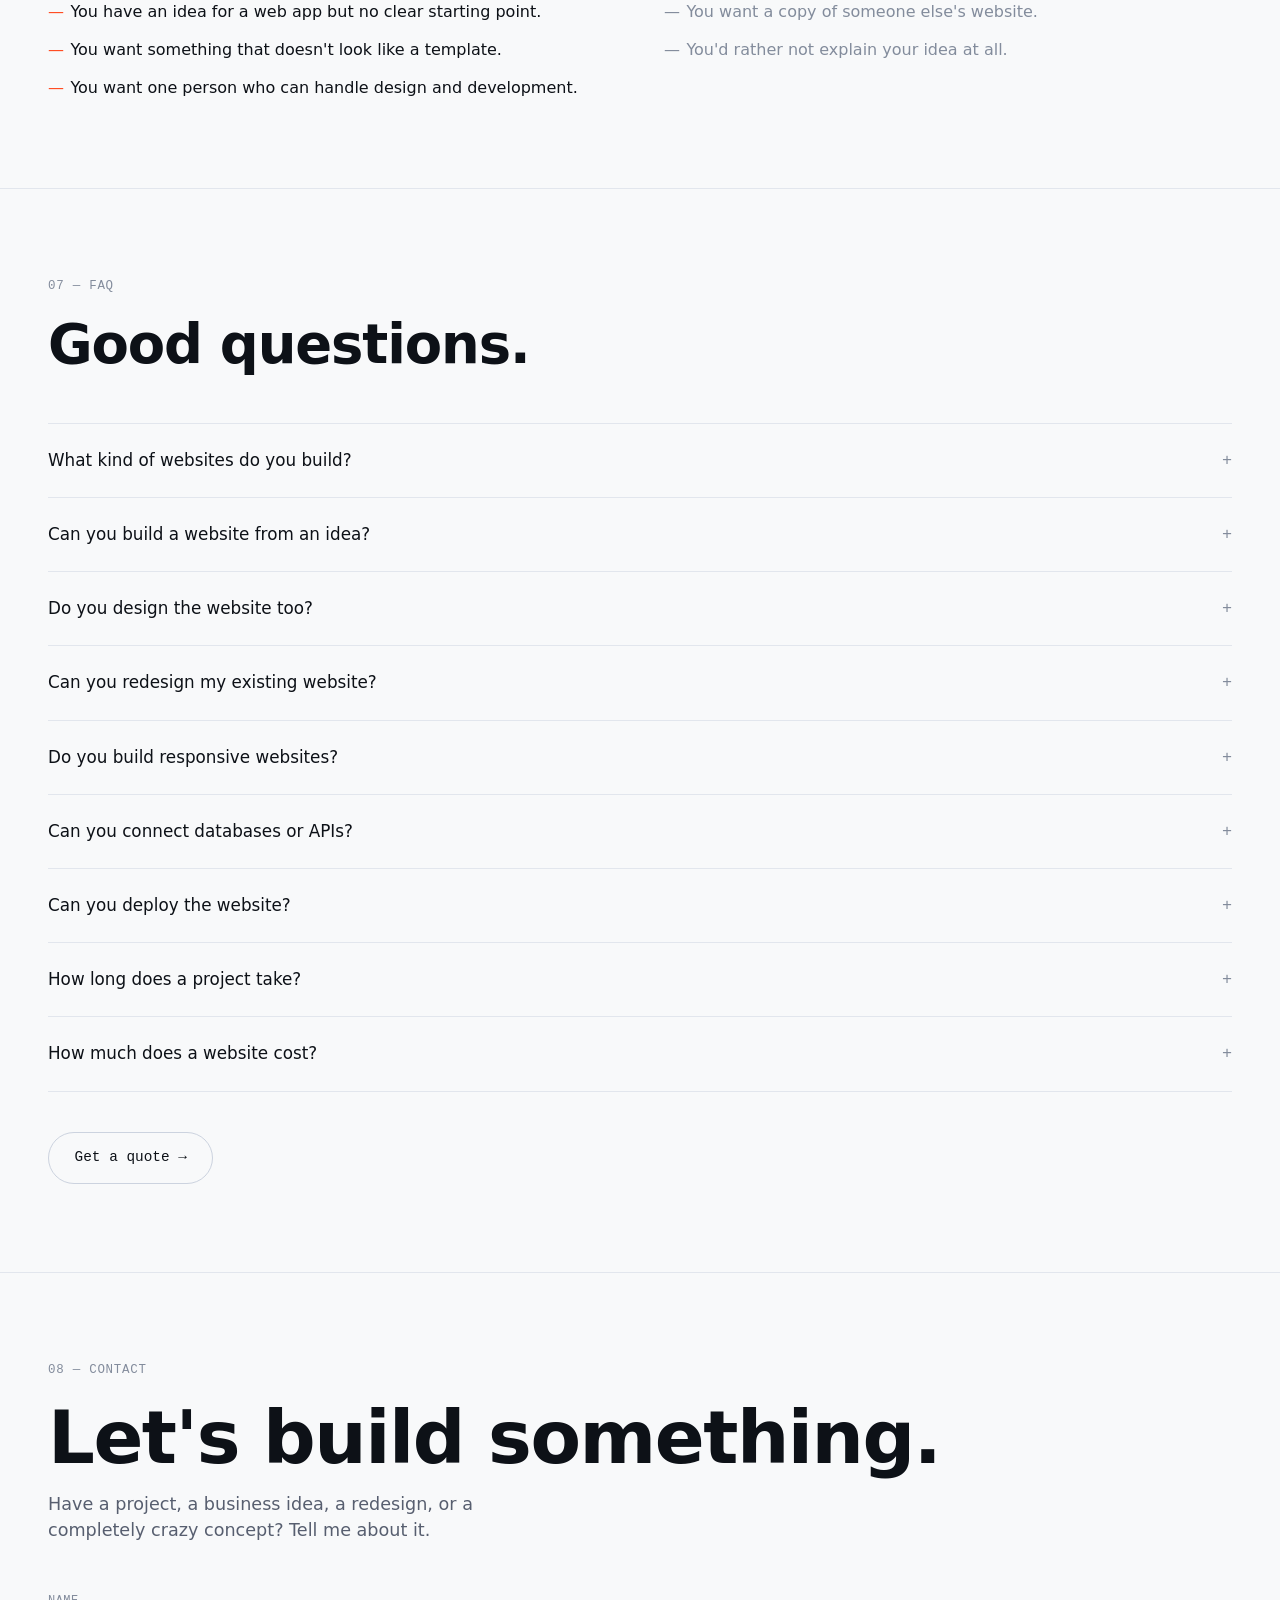
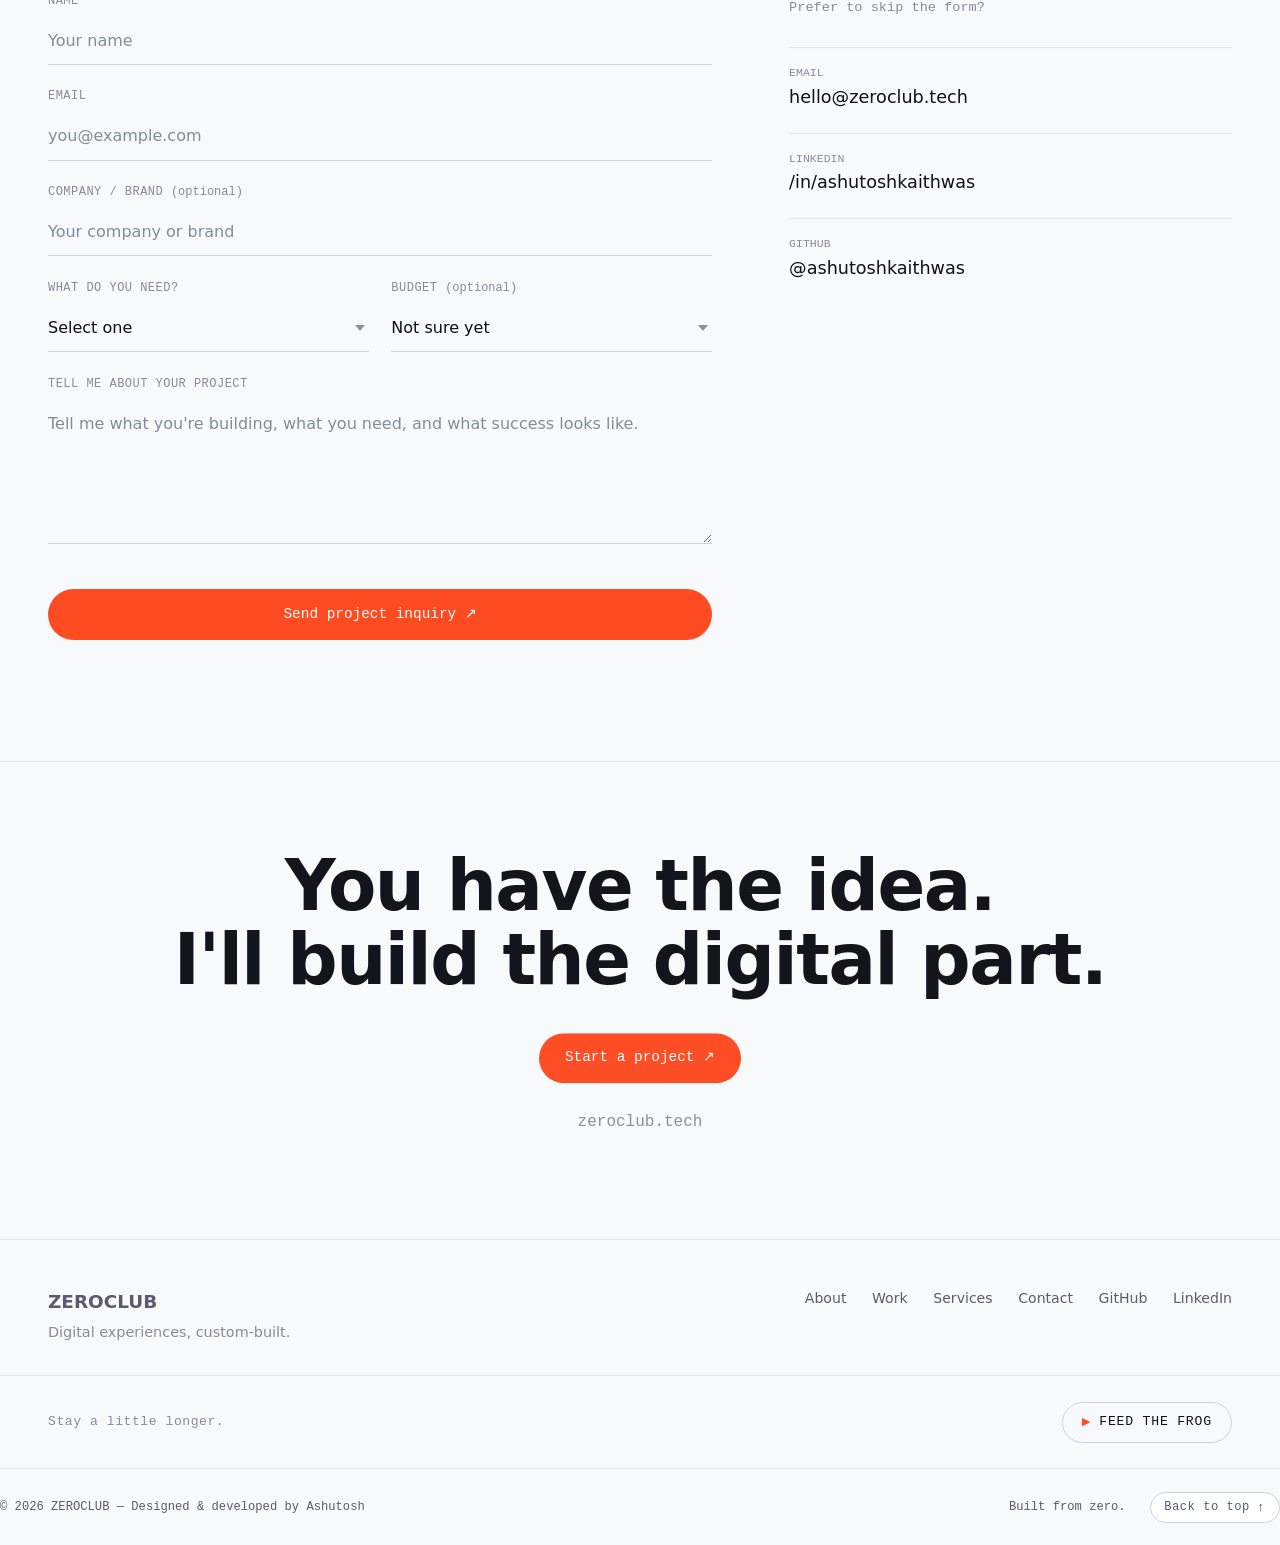
<file: zeroclub/index.html>
<!DOCTYPE html>
<html lang="en">

<head>
  <meta charset="UTF-8">
  <meta name="viewport" content="width=device-width, initial-scale=1.0">

  <!-- Security: all scripts are now self-hosted (js/vendor), so script-src is 'self' only.
     style-src needs 'unsafe-inline' because GSAP animates via inline style properties.
     Full header-level hardening (X-Frame-Options, frame-ancestors, HSTS) belongs at the
     host/CDN level — see _headers and README.md, since <meta> can't set those. -->
  <meta http-equiv="Content-Security-Policy"
    content="default-src 'self'; script-src 'self'; style-src 'self' 'unsafe-inline' https://fonts.googleapis.com; font-src 'self' https://fonts.gstatic.com; img-src 'self' data:; connect-src 'self' https://formspree.io; object-src 'none'; base-uri 'self'; form-action 'self' https://formspree.io;">
  <meta name="referrer" content="strict-origin-when-cross-origin">

  <title>ZeroClub</title>
  <meta name="description"
    content="Freelance web developer building custom websites, web applications and AI-powered digital experiences for businesses, creators and startups. Based in Pune, India — available worldwide.">

  <!-- Open Graph -->
  <meta property="og:type" content="website">
  <meta property="og:title" content="ZeroClub — Ashutosh Kaithwas, Freelance Web Developer">
  <meta property="og:description"
    content="Custom websites, web applications and AI-powered digital products. One developer, from idea to live product.">
  <meta property="og:url" content="https://zeroclub.tech">
  <meta property="og:site_name" content="ZeroClub">
  <meta property="og:image" content="https://zeroclub.tech/assets/og-image.jpg">

  <!-- Twitter -->
  <meta name="twitter:card" content="summary_large_image">
  <meta name="twitter:title" content="ZeroClub — Ashutosh Kaithwas, Freelance Web Developer">
  <meta name="twitter:description"
    content="Custom websites, web applications and AI-powered digital products. One developer, from idea to live product.">

  <link rel="canonical" href="https://zeroclub.tech">
  <link rel="icon"
    href="data:image/svg+xml,<svg xmlns=%22http://www.w3.org/2000/svg%22 viewBox=%220 0 100 100%22><rect width=%22100%22 height=%22100%22 fill=%22%230B0D10%22/><text x=%2250%22 y=%2266%22 font-size=%2260%22 fill=%22%23FF4B22%22 text-anchor=%22middle%22 font-family=%22monospace%22>0</text></svg>">

  <link rel="preconnect" href="https://fonts.googleapis.com">
  <link rel="preconnect" href="https://fonts.gstatic.com" crossorigin>
  <link
    href="https://fonts.googleapis.com/css2?family=Space+Grotesk:wght@400;500;600;700&family=Inter:wght@400;500;600&family=JetBrains+Mono:wght@400;500&display=swap"
    rel="stylesheet">

  <link rel="stylesheet" href="css/style.css">
  <script src="js/theme.js"></script>

  <!-- Structured data -->
  <script type="application/ld+json">
{
  "@context": "https://schema.org",
  "@type": "ProfessionalService",
  "name": "ZeroClub",
  "founder": { "@type": "Person", "name": "Ashutosh Kaithwas", "jobTitle": "Freelance Web Developer" },
  "url": "https://zeroclub.tech",
  "areaServed": "Worldwide",
  "description": "Freelance web development studio building custom websites, web applications and AI-powered digital products."
}
</script>
</head>

<body>

  <!-- ============ SITE PRELOADER (BOUNCING & EXPLODING SIGNAL BALL) ============ -->
  <div class="site-loader" id="siteLoader" role="status" aria-label="Loading ZeroClub">
    <div class="loader-content">
      <div class="loader-stage">
        <div class="loader-ball" id="loaderBall"></div>
        <div class="loader-shadow" id="loaderShadow"></div>
      </div>
      <div class="loader-meta">
        <p class="loader-logo">ZEROCLUB<span class="loader-dot">.</span></p>
        <div class="loader-progress-track">
          <div class="loader-progress-bar" id="loaderProgressBar"></div>
        </div>
      </div>
    </div>
    <div class="loader-shockwave" id="loaderShockwave"></div>
  </div>

  <!-- Skip link for keyboard/screen-reader users -->
  <a class="skip-link" href="#main">Skip to content</a>

  <!-- Custom cursor (desktop only, JS-controlled) -->
  <div class="cursor" id="cursor" aria-hidden="true">
    <span class="cursor-dot"></span>
    <span class="cursor-label"></span>
  </div>

  <!-- ============ NAVIGATION ============ -->
  <header class="nav" id="nav">
    <div class="nav-inner">
      <a href="#top" class="nav-logo">ZEROCLUB<span class="nav-logo-dot">.</span></a>
      <nav class="nav-links" aria-label="Primary">
        <a href="#about" data-cursor-hover>About</a>
        <a href="#work" data-cursor-hover>Work</a>
        <a href="#services" data-cursor-hover>Services</a>
        <a href="#process" data-cursor-hover>Process</a>
        <a href="#contact" data-cursor-hover>Contact</a>
      </nav>
      <div class="nav-right">
        <button class="theme-toggle" id="themeToggle" aria-label="Toggle theme" title="Toggle theme" data-cursor-hover>
          <span class="theme-toggle-icon icon-sun" aria-hidden="true">
            <svg width="17" height="17" viewBox="0 0 24 24" fill="none" stroke="currentColor" stroke-width="2" stroke-linecap="round" stroke-linejoin="round">
              <circle cx="12" cy="12" r="5"></circle>
              <line x1="12" y1="1" x2="12" y2="3"></line>
              <line x1="12" y1="21" x2="12" y2="23"></line>
              <line x1="4.22" y1="4.22" x2="5.64" y2="5.64"></line>
              <line x1="18.36" y1="18.36" x2="19.78" y2="19.78"></line>
              <line x1="1" y1="12" x2="3" y2="12"></line>
              <line x1="21" y1="12" x2="23" y2="12"></line>
              <line x1="4.22" y1="19.78" x2="5.64" y2="18.36"></line>
              <line x1="18.36" y1="5.64" x2="19.78" y2="4.22"></line>
            </svg>
          </span>
          <span class="theme-toggle-icon icon-moon" aria-hidden="true">
            <svg width="17" height="17" viewBox="0 0 24 24" fill="none" stroke="currentColor" stroke-width="2" stroke-linecap="round" stroke-linejoin="round">
              <path d="M21 12.79A9 9 0 1 1 11.21 3 7 7 0 0 0 21 12.79z"></path>
            </svg>
          </span>
        </button>
        <a href="#contact" class="nav-cta" data-cursor-hover>Start a project <span class="arrow">↗</span></a>
        <button class="nav-menu-btn" id="menuBtn" aria-label="Open menu" aria-expanded="false" aria-controls="mobileMenu">
          <span></span><span></span>
        </button>
      </div>
    </div>
  </header>

  <!-- Mobile menu -->
  <div class="mobile-menu" id="mobileMenu">
    <nav aria-label="Mobile">
      <a href="#about">About</a>
      <a href="#work">Work</a>
      <a href="#services">Services</a>
      <a href="#process">Process</a>
      <a href="#contact">Contact</a>
    </nav>
    <div class="mobile-menu-actions">
      <button class="mobile-theme-btn" id="mobileThemeToggle" aria-label="Toggle theme">
        <span class="mobile-theme-icon" aria-hidden="true">☀️</span>
        <span class="mobile-theme-label">Switch Theme</span>
      </button>
      <a href="#contact" class="mobile-cta">Start a project ↗</a>
    </div>
  </div>

  <main id="main">

    <!-- ============ HERO ============ -->
    <section class="hero" id="top">
      <div class="hero-bg" id="heroBg" aria-hidden="true"></div>
      <div class="hero-inner">
        <div class="hero-status-floating reveal-up">
          <span class="dot-live"></span>
          <span class="status-text">Available for Projects — Pune, India / Remote</span>
        </div>
        <h1 class="hero-headline">
          <span class="reveal-line"><span>I build digital</span></span>
          <span class="reveal-line"><span>experiences that</span></span>
          <span class="reveal-line"><span>people <em>remember</em>.</span></span>
        </h1>
        <p class="hero-sub">
          Freelance developer designing and building custom websites, web apps,
          and AI-powered digital products that make a lasting impression.
        </p>
        <div class="hero-actions">
          <a href="#contact" class="btn btn-solid btn-hero-primary" data-cursor-hover>
            Start a project <span class="arrow">↗</span>
          </a>
          <a href="#work" class="btn btn-ghost" data-cursor-hover>View my work</a>
        </div>
        <div class="hero-badges reveal-up">
          <div class="hero-badge">
            <span class="badge-bullet" aria-hidden="true"></span>
            <span>100% Bespoke Code</span>
          </div>
          <div class="hero-badge">
            <span class="badge-bullet" aria-hidden="true"></span>
            <span>Zero Templates</span>
          </div>
          <div class="hero-badge">
            <span class="badge-bullet" aria-hidden="true"></span>
            <span>Idea → Live Product</span>
          </div>
          <div class="hero-badge">
            <span class="badge-bullet" aria-hidden="true"></span>
            <span>Performance-First</span>
          </div>
        </div>
      </div>
      <canvas class="hero-grid-canvas" id="heroGridCanvas" aria-hidden="true"></canvas>
      <div class="hero-scroll">
        <span>Scroll</span>
        <span class="hero-scroll-line"></span>
      </div>
    </section>

    <!-- ============ MARQUEE STRIP ============ -->
    <div class="strip" aria-hidden="true">
      <div class="strip-track">
        <div class="strip-group">
          <span>UI / UX</span><span>·</span><span>WEBSITES</span><span>·</span><span>WEB APPLICATION</span><span>·</span><span>AI PRODUCTS</span><span>·</span>
        </div>
        <div class="strip-group">
          <span>UI / UX</span><span>·</span><span>WEBSITES</span><span>·</span><span>WEB APPLICATION</span><span>·</span><span>AI PRODUCTS</span><span>·</span>
        </div>
        <div class="strip-group">
          <span>UI / UX</span><span>·</span><span>WEBSITES</span><span>·</span><span>WEB APPLICATION</span><span>·</span><span>AI PRODUCTS</span><span>·</span>
        </div>
        <div class="strip-group">
          <span>UI / UX</span><span>·</span><span>WEBSITES</span><span>·</span><span>WEB APPLICATION</span><span>·</span><span>AI PRODUCTS</span><span>·</span>
        </div>
      </div>
    </div>

    <!-- ============ ABOUT ============ -->
    <section class="section about" id="about">
      <div class="container">
        <p class="label reveal-up">01 — About</p>
        <h2 class="statement reveal-up">I don't just build websites. I build the digital side of your idea.</h2>
        <div class="about-grid">
          <div class="about-copy reveal-up">
            <p>I'm Ashutosh Kaithwas — a developer working across design and development, taking ideas from a first
              sketch to a live, working product. Websites, web apps, AI-powered tools — built around what you actually
              need.</p>
            <p class="about-signoff">One developer. Design, development and deployment.</p>
          </div>
          <div class="about-facts reveal-up">
            <div class="fact"><span class="fact-label">Based in</span><span class="fact-value">Pune, India</span></div>
            <div class="fact"><span class="fact-label">Working</span><span class="fact-value">Worldwide, remote</span>
            </div>
            <div class="fact"><span class="fact-label">Focus</span><span class="fact-value">Web, apps, AI</span></div>
            <div class="fact"><span class="fact-label">Approach</span><span class="fact-value">Idea → live
                product</span></div>
          </div>
        </div>
      </div>
    </section>

    <!-- ============ SERVICES ============ -->
    <section class="section services" id="services">
      <div class="container">
        <p class="label reveal-up">02 — Services</p>
        <h2 class="statement reveal-up">What can I build for you?</h2>
        <div class="service-list" id="serviceList"><!-- injected by JS from ZC_DATA.services --></div>
      </div>
    </section>

    <!-- ============ VALUE ============ -->
    <section class="section value">
      <div class="container">
        <p class="label reveal-up">03 — Built around your idea</p>
        <div class="value-grid">
          <div class="value-item reveal-up">
            <h3>Not templates.</h3>
            <p>Your website shouldn't look like everyone else's. I build around your brand, audience and goals.</p>
          </div>
          <div class="value-item reveal-up">
            <h3>Designed before it's developed.</h3>
            <p>Structure, visual hierarchy and user experience come first. Code comes after the idea makes sense.</p>
          </div>
          <div class="value-item reveal-up">
            <h3>Built to work.</h3>
            <p>Responsive layouts, clean interactions, functional systems — performance matters as much as aesthetics.
            </p>
          </div>
          <div class="value-item reveal-up">
            <h3>One person. One vision.</h3>
            <p>Instead of passing your idea between multiple people, I take it from concept to design to development and
              launch.</p>
          </div>
        </div>
        <ul class="value-tags reveal-up" aria-label="Also included with every project">
          <li>Custom design</li>
          <li>Responsive on every device</li>
          <li>Modern interactions</li>
          <li>Real, working code</li>
          <li>Performance</li>
          <li>Deployment</li>
        </ul>
      </div>
    </section>

    <!-- ============ SELECTED WORK ============ -->
    <section class="section work" id="work">
      <div class="container">
        <p class="label reveal-up">04 — Selected work</p>
        <div class="work-head reveal-up">
          <h2 class="statement">Featured work.</h2>
          <button class="work-toggle" id="workToggle" aria-expanded="false" aria-controls="workCollapse"
            data-cursor-hover>
            <span class="work-toggle-label">Show projects</span>
            <span class="work-toggle-icon" aria-hidden="true">↓</span>
          </button>
        </div>
      </div>
      <div class="work-collapse" id="workCollapse">
        <div class="project-list" id="projectList"><!-- injected by JS from ZC_DATA.projects --></div>
      </div>
    </section>

    <!-- ============ TECHNOLOGY ============ -->
    <section class="section tech" id="toolkit">
      <div class="container">
        <p class="label reveal-up">05 — Toolkit</p>
        <h2 class="statement reveal-up">The technology behind the work.</h2>
      </div>
      <div class="tech-marquee" aria-hidden="true">
        <div class="tech-marquee-track" id="techMarquee"></div>
      </div>
      <div class="container">
        <div class="tech-groups" id="techGroups"><!-- injected by JS: accordion rows, same pattern as Services --></div>
      </div>
    </section>

    <!-- ============ FREELANCE CTA ============ -->
    <section class="section cta-mid">
      <div class="container">
        <h2 class="cta-mid-headline reveal-up">Have something in mind?</h2>
        <p class="reveal-up">Tell me what you're trying to build. Whether it's a website, a digital product, a web
          application, or something that doesn't quite have a name yet — let's figure it out.</p>
        <div class="hero-actions reveal-up">
          <a href="#contact" class="btn btn-solid" data-cursor-hover>Start a project ↗</a>
          <a href="#work" class="btn btn-ghost" data-cursor-hover>View my work ↑</a>
        </div>
      </div>
    </section>

    <!-- ============ PROCESS ============ -->
    <section class="section process" id="process">
      <div class="container">
        <p class="label reveal-up">06 — Process</p>
        <h2 class="statement reveal-up">From idea to live website.</h2>
        <div class="process-list" id="processList"><!-- injected by JS --></div>
      </div>
    </section>

    <!-- ============ IDEAL CLIENT ============ -->
    <section class="section ideal">
      <div class="container ideal-grid">
        <div class="ideal-col reveal-up">
          <h3 class="ideal-heading">ZeroClub is for you if…</h3>
          <ul>
            <li>Your website feels outdated, or you're launching something new.</li>
            <li>You have an idea for a web app but no clear starting point.</li>
            <li>You want something that doesn't look like a template.</li>
            <li>You want one person who can handle design and development.</li>
          </ul>
        </div>
        <div class="ideal-col reveal-up">
          <h3 class="ideal-heading ideal-heading-muted">Probably not for you if…</h3>
          <ul class="ideal-muted">
            <li>You just want the cheapest possible template.</li>
            <li>You want a copy of someone else's website.</li>
            <li>You'd rather not explain your idea at all.</li>
          </ul>
        </div>
      </div>
    </section>

    <!-- ============ FAQ ============ -->
    <section class="section faq" id="faq">
      <div class="container">
        <p class="label reveal-up">07 — FAQ</p>
        <h2 class="statement reveal-up">Good questions.</h2>
        <div class="faq-list" id="faqList"><!-- injected by JS --></div>
        <a href="#contact" class="btn btn-ghost faq-cta reveal-up" data-cursor-hover>Get a quote →</a>
      </div>
    </section>

    <!-- ============ CONTACT ============ -->
    <section class="section contact" id="contact">
      <div class="container">
        <p class="label reveal-up">08 — Contact</p>
        <h2 class="contact-headline reveal-up">Let's build something.</h2>
        <p class="contact-sub reveal-up">Have a project, a business idea, a redesign, or a completely crazy concept?
          Tell me about it.</p>

        <div class="contact-grid">
          <form class="contact-form reveal-up" id="contactForm" novalidate>
            <div class="field">
              <label for="f-name">Name</label>
              <input type="text" id="f-name" name="name" placeholder="Your name" required autocomplete="name"
                maxlength="100">
            </div>
            <div class="field">
              <label for="f-email">Email</label>
              <input type="email" id="f-email" name="email" placeholder="you@example.com" required autocomplete="email"
                maxlength="254">
            </div>
            <div class="field">
              <label for="f-company">Company / Brand <span class="opt">(optional)</span></label>
              <input type="text" id="f-company" name="company" placeholder="Your company or brand"
                autocomplete="organization" maxlength="120">
            </div>
            <div class="field-row">
              <div class="field">
                <label for="f-need">What do you need?</label>
                <select id="f-need" name="need" required>
                  <option value="" disabled selected>Select one</option>
                  <option>New website</option>
                  <option>Website redesign</option>
                  <option>Web application</option>
                  <option>Landing page</option>
                  <option>AI / Computer Vision project</option>
                  <option>E-commerce</option>
                  <option>Portfolio</option>
                  <option>Other</option>
                </select>
              </div>
              <div class="field">
                <label for="f-budget">Budget <span class="opt">(optional)</span></label>
                <select id="f-budget" name="budget">
                  <option value="" selected>Not sure yet</option>
                  <option>Under ₹10,000</option>
                  <option>₹10,000 – ₹25,000</option>
                  <option>₹25,000 – ₹50,000</option>
                  <option>₹50,000 – ₹1,00,000</option>
                  <option>₹1,00,000+</option>
                </select>
              </div>
            </div>
            <div class="field">
              <label for="f-message">Tell me about your project</label>
              <textarea id="f-message" name="message" rows="5"
                placeholder="Tell me what you're building, what you need, and what success looks like." required
                maxlength="4000"></textarea>
            </div>
            <!-- honeypot spam field, hidden from real users -->
            <div class="field field-hp" aria-hidden="true">
              <label for="f-hp">Leave this empty</label>
              <input type="text" id="f-hp" name="_gotcha" tabindex="-1" autocomplete="off">
            </div>
            <button type="submit" class="btn btn-solid btn-submit" id="submitBtn" data-cursor-hover>
              <span class="btn-label">Send project inquiry ↗</span>
            </button>
            <p class="form-status" id="formStatus" role="status" aria-live="polite"></p>
          </form>

          <div class="contact-direct reveal-up">
            <p class="contact-direct-lead">Prefer to skip the form?</p>
            <a href="mailto:hello@zeroclub.tech" class="contact-link" data-cursor-hover>
              <span class="contact-link-label">Email</span>
              <span class="contact-link-value">hello@zeroclub.tech</span>
            </a>
            <a href="https://linkedin.com/in/ashutosh-kaithwas" class="contact-link" target="_blank"
              rel="noopener noreferrer" data-cursor-hover>
              <span class="contact-link-label">LinkedIn</span>
              <span class="contact-link-value">/in/ashutoshkaithwas</span>
            </a>
            <a href="https://github.com/ashutoshkaithwas" class="contact-link" target="_blank" rel="noopener noreferrer"
              data-cursor-hover>
              <span class="contact-link-label">GitHub</span>
              <span class="contact-link-value">@ashutoshkaithwas</span>
            </a>
          </div>
        </div>
      </div>
    </section>

    <!-- ============ FINAL CTA ============ -->
    <section class="section final-cta">
      <div class="container">
        <h2 class="final-cta-headline reveal-up">You have the idea.<br>I'll build the digital part.</h2>
        <a href="#contact" class="btn btn-solid btn-large reveal-up" data-cursor-hover>Start a project ↗</a>
        <p class="final-cta-domain reveal-up">zeroclub.tech</p>
      </div>
    </section>

  </main>

  <!-- ============ FOOTER + GAME ============ -->
  <footer class="footer" id="siteFooter">

    <!-- Static footer info — always visible -->
    <div class="footer-static">
      <div class="container footer-inner">
        <div class="footer-brand">
          <p class="footer-logo">ZEROCLUB</p>
          <p class="footer-tag">Digital experiences, custom-built.</p>
        </div>
        <nav class="footer-links" aria-label="Footer">
          <a href="#about">About</a>
          <a href="#work">Work</a>
          <a href="#services">Services</a>
          <a href="#contact">Contact</a>
          <a href="https://github.com/Ashutosh-rar" target="_blank" rel="noopener noreferrer">GitHub</a>
          <a href="https://linkedin.com/in/ashutosh-kaithwas" target="_blank" rel="noopener noreferrer">LinkedIn</a>
        </nav>
      </div>
    </div>

    <!-- Game zone — separates the footer from the interactive world below -->
    <div class="game-zone" id="gameZone">
      <div class="game-zone-divider">
        <span class="game-zone-label">Stay a little longer.</span>
        <button class="game-enter-btn" id="gameEnterBtn" aria-label="Enter the interactive world">
          <span class="game-enter-icon">▶</span>
          <span>FEED THE FROG</span>
        </button>
      </div>

      <!-- Canvas is the game world -->
      <div class="game-canvas-wrap" id="gameCanvasWrap" aria-hidden="true">
        <canvas id="gameCanvas"></canvas>

        <!-- Layered UI over the canvas — pure DOM, GSAP-animated -->
        <div class="game-ui" id="gameUI">
          <div style="display:flex;gap:1.4rem;align-items:center;">
            <div class="game-score">
              <span class="game-score-label">LEVEL</span>
              <span class="game-score-value" id="gameLevelVal">1</span>
            </div>
            <div class="game-score" id="gameScore" aria-live="polite" aria-label="Score">
              <span class="game-score-label">FIREFLIES</span>
              <span class="game-score-value" id="gameScoreVal">0</span>
            </div>
            <div class="game-score game-progress-wrap" title="Level progress">
              <span class="game-score-label">DISTANCE</span>
              <div class="game-progress-track">
                <div class="game-progress-fill" id="gameProgressFill"></div>
              </div>
            </div>
          </div>
          <button class="game-close-btn" id="gameCloseBtn" aria-label="Exit game">× EXIT</button>
        </div>

        <!-- Instruction overlay (shows briefly after game starts) -->
        <div class="game-instructions" id="gameInstructions">
          <span class="game-instr-key">←→ / WASD</span><span>move</span>
          <span class="game-instr-key">SPACE / ↑</span><span>jump</span>
          <span class="game-instr-sep">·</span>
          <span class="game-instr-mobile">Tap left/right — swipe up to jump</span>
        </div>

        <!-- Completion screen -->
        <div class="game-complete" id="gameComplete" aria-hidden="true">
          <p class="game-complete-found">YOU FOUND IT.</p>
          <h2 class="game-complete-title">Thanks for playing.</h2>
          <p class="game-complete-sub">Now let's build something together.</p>
          <div class="game-complete-actions">
            <a href="#contact" class="btn btn-solid" id="gameCompleteContact">Start a project</a>
            <button class="btn btn-ghost" id="gameCompleteBack">↺ Play again</button>
          </div>
        </div>

        <!-- Mobile virtual controls -->
        <div class="game-mobile-controls" id="gameMobileControls" aria-hidden="true">
          <button class="game-vbtn" id="vBtnLeft" aria-label="Move left">←</button>
          <button class="game-vbtn game-vbtn-jump" id="vBtnJump" aria-label="Jump">↑</button>
          <button class="game-vbtn" id="vBtnRight" aria-label="Move right">→</button>
        </div>
      </div>
    </div>

    <!-- Bottom bar -->
    <div class="footer-bottom-bar">
      <div class="container footer-bottom">
        <p>© 2026 ZEROCLUB — Designed &amp; developed by Ashutosh</p>
        <div class="footer-bottom-right">
          <p class="footer-built">Built from zero.</p>
          <a href="#top" class="back-to-home" id="backToHomeBtn" data-cursor-hover aria-label="Back to home page">
            <span>Back to top</span>
            <span class="back-arrow" aria-hidden="true">↑</span>
          </a>
        </div>
      </div>
    </div>

  </footer>

  <!-- ============ PROJECT CASE-STUDY OVERLAY ============ -->
  <div class="overlay" id="projectOverlay" aria-hidden="true" role="dialog" aria-modal="true"
    aria-labelledby="overlayTitle">
    <div class="overlay-inner" id="overlayContent"><!-- injected by JS --></div>
    <button class="overlay-close" id="overlayClose" aria-label="Close project">
      <span></span><span></span>
    </button>
  </div>

  <script src="js/vendor/gsap.min.js"></script>
  <script src="js/vendor/ScrollTrigger.min.js"></script>
  <script src="js/data.js"></script>
  <script src="js/script.js"></script>
  <script src="js/game.js"></script>
</body>

</html>
</file>
<file: css/style.css>
/* =========================================================
   ZEROCLUB — DESIGN SYSTEM
   Dark editorial / technical-developer aesthetic.
   Token system: color, type, spacing, motion.
   ========================================================= */

:root {
  color-scheme: dark;
  /* --- Dark theme tokens (default) --- */
  --bg:            #0B0D10;
  --bg-elevated:   #101319;
  --bg-elevated-2: #151922;
  --border:        #1E222B;
  --border-strong: #2A2F3A;
  --text-primary:  #EDEEF0;
  --text-secondary:#8B909B;
  --text-tertiary: #565B66;
  --accent:        #FF4B22;   /* signal orange — ZeroClub signature */
  --accent-soft:   rgba(255, 75, 34, 0.08);
  --accent-strong: #FF6A44;
  --nav-bg:        rgba(11, 13, 16, 0.76);
  --overlay-bg:    rgba(11, 13, 16, 0.94);
  --btn-solid-text:#0B0D10;
  --hero-grid-opacity: 1;

  /* --- Architectural grid tokens --- */
  --grid-line:        rgba(255, 255, 255, 0.12);
  --grid-line-sub:    rgba(255, 255, 255, 0.045);
  --grid-accent:      rgba(255, 75, 34, 0.45);
  --grid-glow:        transparent;
  --hero-glow:        none;

  /* --- Type --- */
  --font-display: 'Space Grotesk', system-ui, sans-serif;
  --font-body:    'Inter', system-ui, sans-serif;
  --font-mono:    'JetBrains Mono', ui-monospace, monospace;

  /* --- Spacing scale --- */
  --gutter: clamp(1.25rem, 5vw, 3rem);
  --section-pad: clamp(3rem, 7vw, 5.5rem);
  --max-width: 1360px;

  /* --- Motion --- */
  --ease-out: cubic-bezier(0.16, 1, 0.3, 1);
  --ease-in-out: cubic-bezier(0.65, 0, 0.35, 1);
  --dur-fast: 180ms;
  --dur-med: 420ms;
  --dur-slow: 800ms;
}

[data-theme="light"] {
  color-scheme: light;
  --bg:            #F8F9FA;
  --bg-elevated:   #FFFFFF;
  --bg-elevated-2: #EEF1F6;
  --border:        #E2E6ED;
  --border-strong: #CCD3DF;
  --text-primary:  #0D1117;
  --text-secondary:#555D6E;
  --text-tertiary: #838C9C;
  --accent:        #FF4B22;
  --accent-soft:   rgba(255, 75, 34, 0.09);
  --accent-strong: #E03B14;
  --nav-bg:        rgba(248, 249, 250, 0.88);
  --overlay-bg:    rgba(248, 249, 250, 0.96);
  --btn-solid-text:#FFFFFF;
  --hero-grid-opacity: 1;

  /* --- Architectural grid tokens (Light) --- */
  --grid-line:        rgba(13, 17, 23, 0.10);
  --grid-line-sub:    rgba(13, 17, 23, 0.04);
  --grid-accent:      rgba(255, 75, 34, 0.4);
  --grid-glow:        transparent;
  --hero-glow:        none;
}

@media (prefers-color-scheme: light) {
  :root:not([data-theme="dark"]) {
    color-scheme: light;
    --bg:            #F8F9FA;
    --bg-elevated:   #FFFFFF;
    --bg-elevated-2: #EEF1F6;
    --border:        #E2E6ED;
    --border-strong: #CCD3DF;
    --text-primary:  #0D1117;
    --text-secondary:#555D6E;
    --text-tertiary: #838C9C;
    --accent:        #FF4B22;
    --accent-soft:   rgba(255, 75, 34, 0.09);
    --accent-strong: #E03B14;
    --nav-bg:        rgba(248, 249, 250, 0.88);
    --overlay-bg:    rgba(248, 249, 250, 0.96);
    --btn-solid-text:#FFFFFF;
    --hero-grid-opacity: 1;

    --grid-line:        rgba(13, 17, 23, 0.10);
    --grid-line-sub:    rgba(13, 17, 23, 0.04);
    --grid-accent:      rgba(255, 75, 34, 0.4);
    --grid-glow:        transparent;
    --hero-glow:        none;
  }
}

/* =========================================================
   CIRCULAR VIEW TRANSITION (ORIGIN-BASED REVEAL)
   ========================================================= */
::view-transition-old(root),
::view-transition-new(root) {
  animation: none;
  mix-blend-mode: normal;
}
::view-transition-old(root) {
  z-index: 1;
}
::view-transition-new(root) {
  z-index: 9999;
}

/* =========================================================
   RESET
   ========================================================= */
*, *::before, *::after { box-sizing: border-box; }
html { scroll-behavior: smooth; }
@media (prefers-reduced-motion: reduce) {
  html { scroll-behavior: auto; }
  *, *::before, *::after {
    animation-duration: 0.01ms !important;
    animation-iteration-count: 1 !important;
    transition-duration: 0.01ms !important;
    scroll-behavior: auto !important;
  }
}
body, h1, h2, h3, h4, p, ul, figure { margin: 0; }
ul { padding: 0; list-style: none; }
img { max-width: 100%; display: block; }
a { color: inherit; text-decoration: none; }
button { font: inherit; color: inherit; background: none; border: none; cursor: pointer; }
input, textarea, select { font: inherit; color: inherit; }

body {
  background: var(--bg);
  color: var(--text-primary);
  font-family: var(--font-body);
  font-size: 100%;
  line-height: 1.5;
  -webkit-font-smoothing: antialiased;
  overflow-x: hidden;
  transition: background-color var(--dur-med) var(--ease-out), color var(--dur-med) var(--ease-out);
}

.container {
  max-width: var(--max-width);
  margin: 0 auto;
  padding: 0 var(--gutter);
}

.skip-link {
  position: absolute; left: -999px; top: 0;
  background: var(--accent); color: var(--btn-solid-text); padding: 12px 20px;
  z-index: 999; font-family: var(--font-mono); font-size: 0.85rem;
}
.skip-link:focus { left: var(--gutter); top: var(--gutter); }

/* Visible keyboard focus, everywhere */
a:focus-visible, button:focus-visible, input:focus-visible,
textarea:focus-visible, select:focus-visible {
  outline: 2px solid var(--accent);
  outline-offset: 3px;
  border-radius: 2px;
}

::selection { background: var(--accent); color: var(--btn-solid-text); }

/* =========================================================
   TYPOGRAPHY — size-specific tracking & leading (Apple type discipline)
   ========================================================= */
.label {
  font-family: var(--font-mono);
  font-size: 0.78rem;
  letter-spacing: 0.06em;
  text-transform: uppercase;
  color: var(--text-tertiary);
  margin-bottom: 1.25rem;
}

.statement {
  font-family: var(--font-display);
  font-weight: 600;
  font-size: clamp(1.9rem, 4.4vw, 3.4rem);
  line-height: 1.08;
  letter-spacing: -0.02em;
  max-width: 18ch;
  color: var(--text-primary);
}

h1, h2, h3, h4 { font-family: var(--font-display); }

p { color: var(--text-secondary); }

/* =========================================================
   CUSTOM CURSOR (desktop only)
   ========================================================= */
.cursor {
  position: fixed; top: 0; left: 0;
  width: 0; height: 0;
  pointer-events: none;
  z-index: 9999;
  display: none;
}
.cursor-dot {
  position: absolute;
  width: 8px; height: 8px;
  margin: -4px 0 0 -4px;
  background: var(--accent);
  border-radius: 50%;
  box-shadow: none;
  filter: none;
  transition: width var(--dur-fast) var(--ease-out), height var(--dur-fast) var(--ease-out),
              margin var(--dur-fast) var(--ease-out), background var(--dur-fast) var(--ease-out);
}
.cursor-label {
  position: absolute;
  white-space: nowrap;
  font-family: var(--font-mono);
  font-size: 0.7rem;
  letter-spacing: 0.04em;
  color: var(--bg);
  background: var(--accent);
  padding: 6px 10px;
  border-radius: 999px;
  opacity: 0;
  transform: translate(-50%, 12px) scale(0.9);
  transition: opacity var(--dur-fast) var(--ease-out), transform var(--dur-fast) var(--ease-out);
}
.cursor.is-hover .cursor-dot { width: 44px; height: 44px; margin: -22px 0 0 -22px; background: transparent; border: 1.5px solid var(--accent); }
.cursor.is-project .cursor-label { opacity: 1; transform: translate(-50%, 20px) scale(1); }
.cursor.is-project .cursor-dot { width: 0; height: 0; }

@media (hover: hover) and (pointer: fine) {
  .cursor { display: block; }
  body { cursor: none; }
  a, button, input, textarea, select { cursor: none; }
}

/* =========================================================
   NAVIGATION
   ========================================================= */
.nav {
  position: fixed; top: 0; left: 0; right: 0;
  z-index: 500;
  padding: 1.4rem 0;
  transition: padding var(--dur-med) var(--ease-out), background var(--dur-med) var(--ease-out),
              border-color var(--dur-med) var(--ease-out), backdrop-filter var(--dur-med) var(--ease-out);
  border-bottom: 1px solid transparent;
}
.nav.is-scrolled {
  padding: 0.85rem 0;
  background: var(--nav-bg);
  backdrop-filter: blur(16px) saturate(140%);
  border-bottom-color: var(--border);
}
@media (prefers-reduced-transparency: reduce) {
  .nav.is-scrolled { background: var(--bg); backdrop-filter: none; }
}
.nav-inner {
  max-width: var(--max-width);
  margin: 0 auto;
  padding: 0 var(--gutter);
  display: flex; align-items: center; justify-content: space-between;
  gap: 2rem;
}
.nav-logo {
  font-family: var(--font-display);
  font-weight: 600;
  font-size: 1rem;
  letter-spacing: 0.02em;
}
.nav-logo-dot { color: var(--accent); }
.nav-links { display: flex; gap: 2.1rem; flex: 1; justify-content: center; }
.nav-links a {
  font-size: 0.88rem;
  color: var(--text-secondary);
  position: relative;
  transition: color var(--dur-fast) var(--ease-out);
}
.nav-links a::after {
  content: ""; position: absolute; left: 0; right: 100%; bottom: -4px; height: 1px;
  background: var(--accent);
  transition: right var(--dur-med) var(--ease-out);
}
.nav-links a:hover { color: var(--text-primary); }
.nav-links a:hover::after { right: 0; }
.nav-right {
  display: flex;
  align-items: center;
  gap: 0.85rem;
}

/* Theme toggle button */
.theme-toggle {
  display: inline-flex;
  align-items: center;
  justify-content: center;
  position: relative;
  width: 36px;
  height: 36px;
  border-radius: 50%;
  border: 1px solid var(--border-strong);
  background: var(--bg-elevated);
  color: var(--text-secondary);
  cursor: pointer;
  padding: 0;
  transition: border-color var(--dur-fast) var(--ease-out),
              color var(--dur-fast) var(--ease-out),
              background var(--dur-fast) var(--ease-out),
              transform var(--dur-fast) var(--ease-out);
  flex-shrink: 0;
}
.theme-toggle:hover {
  border-color: var(--accent);
  color: var(--accent);
  transform: scale(1.05);
}
.theme-toggle-icon {
  position: absolute;
  display: flex;
  align-items: center;
  justify-content: center;
  width: 100%;
  height: 100%;
  transition: transform var(--dur-med) var(--ease-out), opacity var(--dur-med) var(--ease-out);
}
.theme-toggle .icon-sun {
  opacity: 1;
  transform: rotate(0deg) scale(1);
}
.theme-toggle .icon-moon {
  opacity: 0;
  transform: rotate(-90deg) scale(0.4);
}

[data-theme="light"] .theme-toggle .icon-sun {
  opacity: 0;
  transform: rotate(90deg) scale(0.4);
}
[data-theme="light"] .theme-toggle .icon-moon {
  opacity: 1;
  transform: rotate(0deg) scale(1);
}

@media (prefers-color-scheme: light) {
  :root:not([data-theme="dark"]) .theme-toggle .icon-sun {
    opacity: 0;
    transform: rotate(90deg) scale(0.4);
  }
  :root:not([data-theme="dark"]) .theme-toggle .icon-moon {
    opacity: 1;
    transform: rotate(0deg) scale(1);
  }
}

.nav-cta {
  font-family: var(--font-mono);
  font-size: 0.8rem;
  border: 1px solid var(--border-strong);
  padding: 0.55rem 1rem;
  border-radius: 999px;
  transition: border-color var(--dur-fast) var(--ease-out), background var(--dur-fast) var(--ease-out);
  white-space: nowrap;
}
.nav-cta:hover { border-color: var(--accent); background: var(--accent-soft); }
.nav-cta .arrow { display: inline-block; transition: transform var(--dur-fast) var(--ease-out); }
.nav-cta:hover .arrow { transform: translate(2px, -2px); }
.nav-menu-btn { display: none; width: 32px; height: 22px; position: relative; }
.nav-menu-btn span {
  position: absolute; left: 0; right: 0; height: 1.5px; background: var(--text-primary);
  transition: transform var(--dur-fast) var(--ease-out), top var(--dur-fast) var(--ease-out), opacity var(--dur-fast) var(--ease-out);
}
.nav-menu-btn span:first-child { top: 6px; }
.nav-menu-btn span:last-child { top: 15px; }
.nav-menu-btn[aria-expanded="true"] span:first-child { top: 10px; transform: rotate(45deg); }
.nav-menu-btn[aria-expanded="true"] span:last-child { top: 10px; transform: rotate(-45deg); }

.mobile-menu {
  position: fixed; inset: 0; z-index: 490;
  background: var(--bg);
  display: flex; flex-direction: column; justify-content: center; gap: 2.5rem;
  padding: 2rem var(--gutter);
  transform: translateY(-8px);
  opacity: 0; visibility: hidden;
  transition: opacity var(--dur-med) var(--ease-out), transform var(--dur-med) var(--ease-out), visibility 0s var(--dur-med);
}
.mobile-menu.is-open {
  opacity: 1; visibility: visible; transform: translateY(0);
  transition: opacity var(--dur-med) var(--ease-out), transform var(--dur-med) var(--ease-out), visibility 0s;
}
.mobile-menu nav { display: flex; flex-direction: column; gap: 1.4rem; }
.mobile-menu nav a { font-family: var(--font-display); font-size: 2rem; font-weight: 500; }
.mobile-menu-actions { display: flex; align-items: center; justify-content: space-between; gap: 1rem; flex-wrap: wrap; }
.mobile-cta { font-family: var(--font-mono); color: var(--accent); font-size: 1rem; }
.mobile-theme-btn {
  display: inline-flex; align-items: center; gap: 0.6rem;
  font-family: var(--font-mono); font-size: 0.85rem; color: var(--text-primary);
  border: 1px solid var(--border-strong); border-radius: 999px;
  padding: 0.55rem 1.1rem; background: var(--bg-elevated);
  transition: border-color var(--dur-fast), color var(--dur-fast);
}
.mobile-theme-btn:hover { border-color: var(--accent); color: var(--accent); }

/* =========================================================
   SITE PRELOADER — BOUNCING & EXPLODING SIGNAL BALL
   ========================================================= */
.site-loader {
  position: fixed;
  inset: 0;
  z-index: 10000;
  background: var(--bg);
  display: flex;
  align-items: center;
  justify-content: center;
  overflow: hidden;
  transition: opacity 0.45s var(--ease-out), visibility 0.45s;
}

.site-loader.is-done {
  opacity: 0;
  visibility: hidden;
  pointer-events: none;
}

.loader-content {
  display: flex;
  flex-direction: column;
  align-items: center;
  gap: 2.2rem;
  position: relative;
  z-index: 2;
  transform: translateY(-8px);
}

.loader-stage {
  position: relative;
  width: 140px;
  height: 120px;
  display: flex;
  align-items: flex-end;
  justify-content: center;
}

.loader-ball {
  width: 32px;
  height: 32px;
  border-radius: 50%;
  background: var(--accent);
  box-shadow:
    0 0 28px rgba(255, 75, 34, 0.7),
    0 0 55px rgba(255, 75, 34, 0.4),
    inset -2px -2px 6px rgba(0, 0, 0, 0.25);
  animation: ballBounce 0.85s cubic-bezier(0.28, 0.84, 0.42, 1) infinite alternate;
  will-change: transform;
  transform-origin: center bottom;
}

.loader-shadow {
  position: absolute;
  bottom: 0;
  left: 50%;
  transform: translateX(-50%);
  width: 38px;
  height: 8px;
  border-radius: 50%;
  background: rgba(0, 0, 0, 0.45);
  filter: blur(3px);
  animation: shadowScale 0.85s cubic-bezier(0.28, 0.84, 0.42, 1) infinite alternate;
  will-change: transform, opacity;
}
[data-theme="light"] .loader-shadow {
  background: rgba(0, 0, 0, 0.2);
}

@keyframes ballBounce {
  0% {
    transform: translateY(-70px) scaleX(0.88) scaleY(1.15);
  }
  75% {
    transform: translateY(0) scaleX(1.04) scaleY(0.96);
  }
  100% {
    transform: translateY(2px) scaleX(1.35) scaleY(0.68);
  }
}

@keyframes shadowScale {
  0% {
    transform: translateX(-50%) scale(0.35);
    opacity: 0.15;
  }
  100% {
    transform: translateX(-50%) scale(1.25);
    opacity: 0.65;
  }
}

/* Explosion detonation */
.site-loader.is-exploding .loader-ball {
  animation: ballExplode 0.7s cubic-bezier(0.16, 1, 0.3, 1) forwards !important;
}

.site-loader.is-exploding .loader-shadow,
.site-loader.is-exploding .loader-meta {
  opacity: 0;
  transition: opacity 0.2s ease-out;
}

@keyframes ballExplode {
  0% {
    transform: translateY(0) scale(1);
    box-shadow: 0 0 30px var(--accent);
  }
  30% {
    transform: translateY(0) scale(0.6);
    box-shadow: 0 0 70px var(--accent), 0 0 110px #ffffff;
  }
  100% {
    transform: translateY(0) scale(85);
    opacity: 0;
  }
}

.loader-meta {
  display: flex;
  flex-direction: column;
  align-items: center;
  gap: 0.6rem;
}

.loader-logo {
  font-family: var(--font-display);
  font-weight: 700;
  font-size: 1.15rem;
  letter-spacing: 0.12em;
  color: var(--text-primary);
}

.loader-dot {
  color: var(--accent);
}

.loader-progress-track {
  width: 120px;
  height: 2px;
  background: var(--border-strong);
  border-radius: 999px;
  overflow: hidden;
  position: relative;
}

.loader-progress-bar {
  width: 0%;
  height: 100%;
  background: var(--accent);
  border-radius: 999px;
  box-shadow: 0 0 8px var(--accent);
  transition: width 0.15s ease-out;
}

.loader-shockwave {
  position: absolute;
  width: 40px;
  height: 40px;
  border-radius: 50%;
  border: 3px solid var(--accent);
  pointer-events: none;
  opacity: 0;
}

.site-loader.is-exploding .loader-shockwave {
  animation: shockwaveExpand 0.75s cubic-bezier(0.16, 1, 0.3, 1) forwards;
}

@keyframes shockwaveExpand {
  0% {
    transform: scale(1);
    opacity: 1;
    border-width: 6px;
  }
  100% {
    transform: scale(55);
    opacity: 0;
    border-width: 1px;
  }
}

/* =========================================================
   HERO
   ========================================================= */
.hero {
  position: relative;
  min-height: 100vh;
  display: flex; flex-direction: column; justify-content: center;
  padding: 8.5rem var(--gutter) 6rem;
  overflow: hidden;
}
/* ── Hero mobile overrides ──────────────────────────────── */
@media (max-width: 768px) {
  .hero {
    min-height: 100svh;
    padding: 7rem var(--gutter) 5rem;
    /* Static background for mobile — canvas grid is mouse-driven, not useful on touch */
    background-color: var(--bg);
  }
  /* Hide the interactive canvas grid on mobile (it doesn't respond to touch) */
  .hero-grid-canvas { display: none; }
  /* Tighten up headline size for small screens */
  .hero-headline {
    font-size: clamp(2.4rem, 11vw, 3.8rem);
    line-height: 1.02;
    letter-spacing: -0.025em;
  }
  /* Slightly smaller sub-text */
  .hero-sub {
    font-size: 1rem;
    margin-bottom: 2rem;
  }
  /* Stack action buttons vertically on very small screens */
  .hero-actions {
    flex-direction: column;
    align-items: flex-start;
    gap: 0.85rem;
  }
  /* Full-width CTAs on mobile */
  .hero-actions .btn {
    width: 100%;
    justify-content: center;
    text-align: center;
  }
  /* Badges wrap nicely */
  .hero-badges {
    gap: 1rem;
    margin-top: 2rem;
    padding-top: 1.5rem;
  }
}
.hero-bg {
  position: absolute; inset: 0; z-index: 0;
  pointer-events: none;
  background-color: transparent;
  background-image:
    /* Ambient hero atmospheric warmth */
    var(--hero-glow);
  background-size: auto;
  background-position: 0 0;
  opacity: 1;
  transition: opacity var(--dur-med) var(--ease-out);
}
.hero-inner { position: relative; z-index: 2; max-width: 980px; }

/* Free-floating status line (no container/pill) */
.hero-status-floating {
  display: inline-flex;
  align-items: center;
  gap: 0.75rem;
  font-family: var(--font-mono);
  font-size: 0.8rem;
  letter-spacing: 0.05em;
  text-transform: uppercase;
  color: var(--text-secondary);
  margin-bottom: 2rem;
  opacity: 0; /* revealed by HeroTimelineModule */
}
.hero-status-floating .status-text {
  letter-spacing: 0.04em;
  color: var(--text-secondary);
}

.eyebrow {
  display: inline-flex; align-items: center; gap: 0.55rem;
  font-family: var(--font-mono); font-size: 0.8rem; letter-spacing: 0.03em;
  color: var(--text-secondary);
  margin-bottom: 2rem;
  opacity: 0;
}
.hero-sub, .hero-actions { opacity: 0; }
.no-js-ready .hero-status-floating, .no-js-ready .eyebrow, .no-js-ready .hero-sub, .no-js-ready .hero-actions, .no-js-ready .hero-badges { opacity: 1; }
.dot-live {
  width: 7px; height: 7px; border-radius: 50%; background: var(--accent);
  box-shadow: 0 0 0 0 var(--accent-soft);
  animation: pulse 2.4s ease-in-out infinite;
  flex-shrink: 0;
}
@keyframes pulse {
  0%, 100% { box-shadow: 0 0 0 0 rgba(255,75,34,0.55); }
  50% { box-shadow: 0 0 0 7px rgba(255,75,34,0); }
}
.hero-headline {
  font-size: clamp(2.6rem, 7.4vw, 6rem);
  font-weight: 600;
  line-height: 0.98;
  letter-spacing: -0.03em;
  color: var(--text-primary);
  margin-bottom: 2rem;
}
.hero-headline em { font-style: normal; color: var(--accent); }
.glow-accent {
  font-style: normal;
  color: var(--accent);
  position: relative;
  text-shadow: none;
}

.reveal-line { display: block; overflow: hidden; }
.reveal-line span { display: block; }
.hero-sub {
  font-size: clamp(1.02rem, 1.6vw, 1.25rem);
  color: var(--text-secondary);
  max-width: 48ch;
  line-height: 1.55;
  margin-bottom: 2.6rem;
}
.hero-actions { display: flex; gap: 1rem; flex-wrap: wrap; }

.btn-hero-primary {
  box-shadow: none;
}
.btn-hero-primary:hover {
  box-shadow: none;
}

/* Hero Studio Badges — free-floating, no container, no emojis */
.hero-badges {
  display: flex;
  flex-wrap: wrap;
  align-items: center;
  gap: 1.6rem;
  margin-top: 3rem;
  padding-top: 2rem;
  border-top: 1px solid var(--border);
  max-width: 720px;
}
.hero-badge {
  display: inline-flex;
  align-items: center;
  gap: 0.55rem;
  font-family: var(--font-mono);
  font-size: 0.78rem;
  letter-spacing: 0.02em;
  color: var(--text-secondary);
  background: transparent;
  border: none;
  padding: 0;
  border-radius: 0;
  transition: color var(--dur-fast), transform var(--dur-fast);
}
.hero-badge:hover {
  color: var(--text-primary);
  transform: translateY(-1px);
}
.badge-bullet {
  width: 5px;
  height: 5px;
  border-radius: 1px;
  background: var(--accent);
  transform: rotate(45deg);
  flex-shrink: 0;
  opacity: 0.75;
  transition: transform var(--dur-fast), opacity var(--dur-fast);
}
.hero-badge:hover .badge-bullet {
  transform: rotate(45deg) scale(1.3);
  opacity: 1;
}

/* Full Hero Interactive Canvas Grid */
.hero-grid-canvas {
  position: absolute;
  inset: 0;
  width: 100%;
  height: 100%;
  pointer-events: none;
  z-index: 1;
  display: block;
}

.hero-scroll {
  position: absolute; bottom: 2.4rem; right: var(--gutter);
  display: flex; flex-direction: column; align-items: center; gap: 0.6rem;
  z-index: 2;
}
.hero-scroll span:first-child {
  font-family: var(--font-mono); font-size: 0.68rem; letter-spacing: 0.1em;
  color: var(--text-tertiary); writing-mode: vertical-rl;
}
.hero-scroll-line {
  width: 1px; height: 46px; background: var(--border-strong); position: relative; overflow: hidden;
}
.hero-scroll-line::after {
  content: ""; position: absolute; left: 0; top: -100%; width: 100%; height: 100%;
  background: var(--accent);
  animation: scrollLine 2.2s var(--ease-in-out) infinite;
}
@keyframes scrollLine { 0% { top: -100%; } 60% { top: 100%; } 100% { top: 100%; } }
@media (max-width: 768px) { .hero-scroll { display: none; } }

/* =========================================================
   MARQUEE STRIP (thin, between hero and about)
   ========================================================= */
.strip {
  border-top: 1px solid var(--border); border-bottom: 1px solid var(--border);
  overflow: hidden; padding: 0.85rem 0;
  display: flex;
}
.strip-track {
  display: flex;
  white-space: nowrap;
  font-family: var(--font-mono); font-size: 0.78rem; letter-spacing: 0.05em;
  color: var(--text-tertiary);
  animation: marquee 24s linear infinite;
  width: max-content;
  will-change: transform;
}
.strip-group {
  display: flex;
  gap: 1.25rem;
  padding-right: 1.25rem;
  align-items: center;
}
.strip-group span:nth-child(2n) { color: var(--accent); }
@keyframes marquee { from { transform: translateX(0); } to { transform: translateX(-50%); } }

/* =========================================================
   SECTION LAYOUT
   ========================================================= */
.section { padding: var(--section-pad) 0; position: relative; }
.section + .section { border-top: 1px solid var(--border); }

/* =========================================================
   ABOUT
   ========================================================= */
.about-grid {
  display: grid; grid-template-columns: 1.6fr 1fr; gap: clamp(2rem, 6vw, 5rem);
  margin-top: 3rem;
}
.about-copy p { font-size: 1.08rem; line-height: 1.7; margin-bottom: 1.4rem; max-width: 56ch; }
.about-signoff { font-family: var(--font-display); color: var(--text-primary); font-weight: 500; font-size: 1.2rem; }
.about-facts { display: flex; flex-direction: column; gap: 1.2rem; }
.fact {
  display: flex; flex-direction: column; gap: 0.3rem;
  border-top: 1px solid var(--border); padding-top: 1rem;
}
.fact-label { font-family: var(--font-mono); font-size: 0.72rem; color: var(--text-tertiary); text-transform: uppercase; letter-spacing: 0.04em; }
.fact-value { font-family: var(--font-display); font-size: 1.05rem; color: var(--text-primary); }
@media (max-width: 860px) { .about-grid { grid-template-columns: 1fr; } }

/* =========================================================
   SERVICES (accordion rows)
   ========================================================= */
.service-list { margin-top: 3rem; border-top: 1px solid var(--border); }
.service-row { border-bottom: 1px solid var(--border); }
.service-head {
  width: 100%; display: flex; align-items: center; gap: 1.5rem;
  padding: 1.7rem 0; text-align: left;
}
.service-num { font-family: var(--font-mono); color: var(--text-tertiary); font-size: 0.9rem; width: 2.4rem; flex-shrink: 0; }
.service-title {
  font-family: var(--font-display); font-size: clamp(1.2rem, 2.6vw, 1.7rem); font-weight: 500;
  flex: 1; transition: color var(--dur-fast) var(--ease-out);
}
.service-row.is-open .service-title, .service-head:hover .service-title { color: var(--accent); }
.service-plus {
  width: 28px; height: 28px; position: relative; flex-shrink: 0;
}
.service-plus::before, .service-plus::after {
  content: ""; position: absolute; background: var(--text-secondary);
  transition: transform var(--dur-med) var(--ease-out), background var(--dur-fast) var(--ease-out);
}
.service-plus::before { left: 0; top: 50%; width: 100%; height: 1px; }
.service-plus::after { top: 0; left: 50%; width: 1px; height: 100%; }
.service-row.is-open .service-plus::after { transform: rotate(90deg); }
.service-row.is-open .service-plus::before,
.service-row.is-open .service-plus::after { background: var(--accent); }

.service-body { max-height: 0; overflow: hidden; transition: max-height var(--dur-med) var(--ease-in-out); }
.service-body-inner { padding: 0 0 2rem 4rem; display: flex; flex-wrap: wrap; gap: 3rem; }
.service-short { color: var(--text-secondary); max-width: 42ch; font-size: 1rem; line-height: 1.6; }
.service-tags { display: flex; flex-wrap: wrap; gap: 0.5rem; max-width: 34ch; }
.service-tags span {
  font-family: var(--font-mono); font-size: 0.72rem; color: var(--text-secondary);
  border: 1px solid var(--border-strong); border-radius: 999px; padding: 0.3rem 0.7rem;
}
@media (max-width: 640px) {
  .service-body-inner { padding-left: 0; flex-direction: column; gap: 1.2rem; }
  .service-num { width: 1.8rem; }
}

/* =========================================================
   VALUE
   ========================================================= */
.value-grid { display: grid; grid-template-columns: repeat(2, 1fr); gap: 1px; background: var(--border); margin-top: 3rem; border: 1px solid var(--border); }
.value-item { background: var(--bg); padding: 2.6rem; }
.value-item h3 { font-size: 1.3rem; font-weight: 500; margin-bottom: 0.8rem; color: var(--text-primary); }
.value-item p { font-size: 0.98rem; line-height: 1.6; max-width: 34ch; }
@media (max-width: 720px) { .value-grid { grid-template-columns: 1fr; } }

.value-tags { display: flex; flex-wrap: wrap; gap: 0.6rem 0.8rem; margin-top: 2rem; }
.value-tags li {
  font-family: var(--font-mono); font-size: 0.78rem; color: var(--text-secondary);
  border: 1px solid var(--border-strong); border-radius: 999px; padding: 0.45rem 0.9rem;
}

/* =========================================================
   WORK / PROJECTS
   ========================================================= */
.work-head {
  display: flex; align-items: center; justify-content: space-between; gap: 1.5rem; flex-wrap: wrap;
}
.work-head .statement { margin-bottom: 0; }
.work-toggle {
  display: inline-flex; align-items: center; gap: 0.6rem;
  font-family: var(--font-mono); font-size: 0.85rem; color: var(--text-primary);
  border: 1px solid var(--border-strong); border-radius: 999px; padding: 0.7rem 1.3rem;
  transition: border-color var(--dur-fast) var(--ease-out), background var(--dur-fast) var(--ease-out);
  flex-shrink: 0;
}
.work-toggle:hover { border-color: var(--accent); background: var(--accent-soft); }
.work-toggle-icon { display: inline-block; color: var(--accent); transition: transform var(--dur-med) var(--ease-out); }
.work-toggle[aria-expanded="true"] .work-toggle-icon { transform: rotate(180deg); }

.work-collapse { overflow: hidden; height: 0; }

.project-list { margin-top: 2rem; }
.project-card {
  border-top: 1px solid var(--border);
  padding: clamp(2.2rem, 5vw, 3.6rem) var(--gutter);
  display: grid; grid-template-columns: 0.9fr 1.3fr; gap: clamp(2rem, 5vw, 4rem);
  align-items: center;
  cursor: pointer;
  transition: background var(--dur-med) var(--ease-out);
}
.project-list .project-card:last-child { border-bottom: 1px solid var(--border); }
.project-card:hover { background: var(--bg-elevated); }
.project-visual {
  aspect-ratio: 16/10; border-radius: 4px; overflow: hidden;
  position: relative;
  background: var(--bg-elevated-2);
  border: 1px solid var(--border-strong);
}
.project-visual .pv-canvas { position: absolute; inset: 0; }
.project-visual .pv-img {
  width: 100%; height: 100%; object-fit: cover; object-position: center top;
  display: block; transition: transform var(--dur-med) var(--ease-out);
}
.project-card:hover .pv-img { transform: scale(1.04); }
.ov-visual .ov-img {
  width: 100%; height: 100%; object-fit: cover; object-position: center top;
  display: block;
}
.project-info { max-width: 640px; }
.project-eyebrow { font-family: var(--font-mono); font-size: 0.78rem; color: var(--text-tertiary); margin-bottom: 0.8rem; }
.project-name {
  font-size: clamp(1.7rem, 4vw, 2.6rem); font-weight: 600; letter-spacing: -0.01em;
  margin-bottom: 0.9rem; display: flex; align-items: center; gap: 0.8rem;
}
.project-name .arrow-icon {
  font-size: 1.4rem; color: var(--accent);
  transform: translate(0, 0); transition: transform var(--dur-med) var(--ease-out);
}
.project-card:hover .project-name .arrow-icon { transform: translate(6px, -6px); }
.project-summary { font-size: 1rem; line-height: 1.6; max-width: 52ch; margin-bottom: 1.2rem; }
.project-tech { display: flex; flex-wrap: wrap; gap: 0.5rem; }
.project-tech span { font-family: var(--font-mono); font-size: 0.72rem; color: var(--text-secondary); }
.project-tech span:not(:last-child)::after { content: "·"; margin-left: 0.5rem; color: var(--border-strong); }

@media (max-width: 860px) {
  .project-card { grid-template-columns: 1fr; padding: 2rem var(--gutter); }
}

/* =========================================================
   TECHNOLOGY
   ========================================================= */
.tech-marquee { border-top: 1px solid var(--border); border-bottom: 1px solid var(--border); overflow: hidden; margin: 3rem 0; padding: 1.6rem 0; }
.tech-marquee-track {
  display: flex; gap: 2.5rem; white-space: nowrap; width: max-content;
  font-family: var(--font-display); font-weight: 600;
  font-size: clamp(1.6rem, 4vw, 2.6rem);
  letter-spacing: -0.01em;
  color: var(--text-tertiary);
  animation: marquee 34s linear infinite;
}
.tech-marquee-track span { transition: color var(--dur-fast) var(--ease-out); }
.tech-marquee-track span:hover { color: var(--accent); }
.tech-marquee:hover .tech-marquee-track { animation-play-state: paused; }
.tech-accordion { margin-top: 3rem; }
.tech-body-inner { padding-left: 4rem; padding-top: 0; }
@media (max-width: 640px) { .tech-body-inner { padding-left: 0; } }

/* =========================================================
   CTA (mid)
   ========================================================= */
.cta-mid { text-align: center; }
.cta-mid-headline {
  font-family: var(--font-display); font-weight: 600;
  font-size: clamp(2.1rem, 6vw, 4rem); letter-spacing: -0.02em; line-height: 1.05;
  margin-bottom: 1.2rem;
}
.cta-mid p { max-width: 50ch; margin: 0 auto 2.2rem; font-size: 1.05rem; }
.cta-mid .hero-actions { justify-content: center; }

/* =========================================================
   PROCESS
   ========================================================= */
.process-list { margin-top: 3rem; border-top: 1px solid var(--border); }
.process-row {
  display: grid; grid-template-columns: 5rem 1fr 2fr; gap: 2rem; align-items: baseline;
  padding: 2rem 0; border-bottom: 1px solid var(--border);
}
.process-num { font-family: var(--font-mono); color: var(--accent); font-size: 1rem; }
.process-title { font-family: var(--font-display); font-size: 1.35rem; font-weight: 500; }
.process-body { font-size: 0.98rem; max-width: 46ch; }
@media (max-width: 720px) {
  .process-row { grid-template-columns: 1fr; gap: 0.6rem; }
}

/* =========================================================
   IDEAL CLIENT
   ========================================================= */
.ideal-grid { display: grid; grid-template-columns: 1fr 1fr; gap: 3rem; }
.ideal-heading { font-size: 1.5rem; font-weight: 600; margin-bottom: 1.4rem; color: var(--accent); }
.ideal-heading-muted { color: var(--text-tertiary); }
.ideal-col ul { display: flex; flex-direction: column; gap: 0.9rem; }
.ideal-col li { font-size: 1rem; line-height: 1.5; color: var(--text-primary); padding-left: 1.4rem; position: relative; }
.ideal-col li::before { content: "—"; position: absolute; left: 0; color: var(--accent); }
.ideal-muted li { color: var(--text-tertiary); }
.ideal-muted li::before { color: var(--text-tertiary); }
@media (max-width: 720px) { .ideal-grid { grid-template-columns: 1fr; gap: 2.4rem; } }

/* =========================================================
   FAQ
   ========================================================= */
.faq-list { margin-top: 3rem; border-top: 1px solid var(--border); }
.faq-row { border-bottom: 1px solid var(--border); }
.faq-q {
  width: 100%; display: flex; justify-content: space-between; align-items: center; gap: 1rem;
  padding: 1.5rem 0; text-align: left;
  font-family: var(--font-display); font-size: 1.05rem; font-weight: 500;
}
.faq-q:hover { color: var(--accent); }
.faq-icon { flex-shrink: 0; color: var(--text-tertiary); font-family: var(--font-mono); transition: transform var(--dur-med) var(--ease-out); }
.faq-row.is-open .faq-icon { transform: rotate(45deg); color: var(--accent); }
.faq-a { max-height: 0; overflow: hidden; transition: max-height var(--dur-med) var(--ease-in-out); }
.faq-a-inner { padding-bottom: 1.5rem; max-width: 60ch; font-size: 0.98rem; line-height: 1.6; }
.faq-cta { margin-top: 2.5rem; display: inline-block; }

/* =========================================================
   CONTACT
   ========================================================= */
.contact-headline {
  font-family: var(--font-display); font-weight: 600;
  font-size: clamp(2.2rem, 7vw, 4.6rem); letter-spacing: -0.02em; line-height: 1.02;
}
.contact-sub { font-size: 1.1rem; max-width: 44ch; margin: 1rem 0 3rem; }
.contact-grid { display: grid; grid-template-columns: 1.5fr 1fr; gap: clamp(2rem, 6vw, 5rem); align-items: start; }

.field { margin-bottom: 1.4rem; }
.field-row { display: grid; grid-template-columns: 1fr 1fr; gap: 1.4rem; }
.field label { display: block; font-family: var(--font-mono); font-size: 0.75rem; color: var(--text-tertiary); text-transform: uppercase; letter-spacing: 0.04em; margin-bottom: 0.5rem; }
.field .opt { text-transform: none; letter-spacing: 0; color: var(--text-tertiary); }
.field input, .field textarea, .field select {
  width: 100%; background: transparent; border: none; border-bottom: 1px solid var(--border-strong);
  padding: 0.7rem 0; color: var(--text-primary); font-size: 1rem;
  transition: border-color var(--dur-fast) var(--ease-out);
}
.field select { appearance: none; -webkit-appearance: none; background-image: url("data:image/svg+xml,%3Csvg xmlns='http://www.w3.org/2000/svg' width='10' height='6'%3E%3Cpath d='M0 0l5 6 5-6z' fill='%238B909B'/%3E%3C/svg%3E"); background-repeat: no-repeat; background-position: right 4px center; }
.field select option { background: var(--bg-elevated); color: var(--text-primary); }
.field textarea { resize: vertical; min-height: 110px; }
.field input::placeholder, .field textarea::placeholder { color: var(--text-tertiary); }
.field input:focus, .field textarea:focus, .field select:focus { border-color: var(--accent); outline: none; }
.field input:invalid:not(:placeholder-shown), .field textarea:invalid:not(:placeholder-shown) { border-color: #c0392b; }
/* On mobile, add side padding to textarea so text isn't flush against the edge */
@media (max-width: 768px) {
  .field textarea { padding-left: 0.6rem; padding-right: 0.6rem; }
}
.field-hp { position: absolute; left: -9999px; width: 1px; height: 1px; overflow: hidden; }

.btn-submit { margin-top: 1rem; width: 100%; justify-content: center; }
.btn-submit[disabled] { opacity: 0.6; cursor: default; }
.form-status { margin-top: 1rem; font-size: 0.9rem; min-height: 1.2em; }
.form-status.is-success { color: var(--accent); }
.form-status.is-error { color: #E5533D; }

.contact-direct { display: flex; flex-direction: column; gap: 1.4rem; padding-top: 0.4rem; }
.contact-direct-lead { font-family: var(--font-mono); font-size: 0.85rem; color: var(--text-tertiary); margin-bottom: 0.4rem; }
.contact-link {
  display: flex; flex-direction: column; gap: 0.15rem;
  border-top: 1px solid var(--border); padding-top: 1rem;
  transition: transform var(--dur-fast) var(--ease-out);
}
.contact-link:hover { transform: translateX(4px); }
.contact-link-label { font-family: var(--font-mono); font-size: 0.72rem; color: var(--text-tertiary); text-transform: uppercase; }
.contact-link-value { font-family: var(--font-display); font-size: 1.1rem; color: var(--text-primary); transition: color var(--dur-fast) var(--ease-out); }
.contact-link:hover .contact-link-value { color: var(--accent); }

@media (max-width: 860px) { .contact-grid { grid-template-columns: 1fr; } .field-row { grid-template-columns: 1fr; } }

/* =========================================================
   FINAL CTA
   ========================================================= */
.final-cta { text-align: center; padding-bottom: calc(var(--section-pad) * 1.2); }
.final-cta-headline {
  font-size: clamp(2.1rem, 6.6vw, 4.4rem); font-weight: 600; letter-spacing: -0.02em; line-height: 1.05;
  margin-bottom: 2.2rem;
}
.btn-large { font-size: 1.05rem; padding: 1.1rem 2.2rem; }
.final-cta-domain { margin-top: 1.6rem; font-family: var(--font-mono); color: var(--text-tertiary); }

/* =========================================================
   BUTTONS
   ========================================================= */
.btn {
  display: inline-flex; align-items: center; gap: 0.4rem;
  font-family: var(--font-mono); font-size: 0.9rem;
  padding: 0.9rem 1.6rem; border-radius: 999px;
  transition: transform var(--dur-fast) var(--ease-out), background var(--dur-fast) var(--ease-out), border-color var(--dur-fast) var(--ease-out), color var(--dur-fast) var(--ease-out);
}
.btn:active { transform: scale(0.97); }
.btn-solid { background: var(--accent); color: var(--btn-solid-text); font-weight: 500; }
.btn-solid:hover { background: var(--accent-strong); }
.btn-ghost { border: 1px solid var(--border-strong); color: var(--text-primary); }
.btn-ghost:hover { border-color: var(--accent); color: var(--accent); }

/* =========================================================
   FOOTER + GAME ZONE
   ========================================================= */

/* Static footer top section */
.footer { border-top: 1px solid var(--border); }
.footer-static { padding: 3rem 0 2rem; }
.footer-inner { display: flex; justify-content: space-between; align-items: flex-start; gap: 2rem; flex-wrap: wrap; margin-bottom: 0; }
.footer-brand { max-width: 320px; }
.footer-logo { font-family: var(--font-display); font-weight: 600; font-size: 1.15rem; margin-bottom: 0.4rem; }
.footer-tag { font-size: 0.9rem; color: var(--text-tertiary); }
.footer-links { display: flex; gap: 1.6rem; flex-wrap: wrap; }
.footer-links a { font-size: 0.88rem; color: var(--text-secondary); transition: color var(--dur-fast); }
.footer-links a:hover { color: var(--accent); }
.footer-bottom-bar { border-top: 1px solid var(--border); }
.footer-bottom {
  display: flex; justify-content: space-between; align-items: center; flex-wrap: wrap; gap: 1rem;
  padding: 1.4rem 0;
  font-family: var(--font-mono); font-size: 0.76rem; color: var(--text-tertiary);
}
.footer-bottom-right {
  display: flex;
  align-items: center;
  gap: 1.5rem;
}
.back-to-home {
  display: inline-flex;
  align-items: center;
  gap: 0.45rem;
  font-family: var(--font-mono);
  font-size: 0.76rem;
  letter-spacing: 0.04em;
  color: var(--text-secondary);
  border: 1px solid var(--border-strong);
  border-radius: 999px;
  padding: 0.35rem 0.85rem;
  background: var(--bg-elevated);
  transition: color var(--dur-fast), border-color var(--dur-fast), transform var(--dur-fast);
  text-decoration: none;
}
.back-to-home:hover {
  color: var(--accent);
  border-color: var(--accent);
  transform: translateY(-2px);
}
.back-arrow {
  font-size: 0.82rem;
  line-height: 1;
  transition: transform var(--dur-fast);
}
.back-to-home:hover .back-arrow {
  transform: translateY(-2px);
}

/* ── Game zone divider ──────────────────────────────────── */
.game-zone { border-top: 1px solid var(--border); }

.game-zone-divider {
  display: flex; align-items: center; justify-content: space-between;
  padding: 1.6rem var(--gutter);
  max-width: var(--max-width); margin: 0 auto;
  gap: 1.5rem; flex-wrap: wrap;
}
.game-zone-label {
  font-family: var(--font-mono); font-size: 0.82rem;
  color: var(--text-tertiary); letter-spacing: 0.04em;
}
.game-enter-btn {
  display: inline-flex; align-items: center; gap: 0.55rem;
  font-family: var(--font-mono); font-size: 0.82rem; letter-spacing: 0.06em;
  color: var(--text-primary);
  border: 1px solid var(--border-strong); border-radius: 999px;
  padding: 0.6rem 1.2rem; background: transparent;
  transition: border-color var(--dur-fast), background var(--dur-fast), transform var(--dur-fast);
}
.game-enter-btn:hover { border-color: var(--accent); background: var(--accent-soft); transform: scale(1.02); }
.game-enter-icon { color: var(--accent); font-size: 0.7rem; }

/* ── Game canvas wrapper ────────────────────────────────── */
.game-canvas-wrap {
  position: relative;
  width: 100%; height: 340px;
  overflow: hidden;
  background: #080A0D;
  display: none; /* shown by JS when game starts */
}
.game-canvas-wrap.is-active { display: block; }
#gameCanvas { display: block; width: 100%; height: 100%; }

/* ── Game HUD ───────────────────────────────────────────── */
.game-ui {
  position: absolute; top: 0; left: 0; right: 0;
  display: flex; justify-content: space-between; align-items: flex-start;
  padding: 0.9rem 1.2rem; z-index: 10;
  pointer-events: none;
}
.game-score {
  display: flex; flex-direction: column; gap: 0.1rem;
  font-family: var(--font-mono);
  pointer-events: none;
}
.game-score-label { font-size: 0.62rem; color: var(--text-tertiary); letter-spacing: 0.08em; }
.game-score-value { font-size: 1.2rem; color: var(--accent); font-weight: 600; line-height: 1; }
.game-progress-track {
  width: 96px; height: 5px; background: rgba(255,255,255,0.12);
  border-radius: 999px; overflow: hidden; margin-top: 5px;
}
.game-progress-fill {
  width: 0%; height: 100%; background: var(--accent);
  border-radius: 999px; transition: width 0.08s ease-out;
  box-shadow: 0 0 6px var(--accent);
}
@media (max-width: 600px) { .game-progress-wrap { display: none; } }
.game-close-btn {
  font-family: var(--font-mono); font-size: 0.72rem; color: var(--text-tertiary);
  border: 1px solid var(--border-strong); border-radius: 999px; padding: 0.35rem 0.8rem;
  pointer-events: auto; background: rgba(11,13,16,0.6);
  transition: color var(--dur-fast), border-color var(--dur-fast);
}
.game-close-btn:hover { color: var(--accent); border-color: var(--accent); }

/* ── Instructions overlay ───────────────────────────────── */
.game-instructions {
  position: absolute; bottom: 1rem; left: 50%; transform: translateX(-50%);
  display: flex; align-items: center; gap: 0.6rem; flex-wrap: wrap; justify-content: center;
  font-family: var(--font-mono); font-size: 0.7rem; color: var(--text-secondary);
  background: rgba(11,13,16,0.7); padding: 0.5rem 1rem; border-radius: 999px;
  white-space: nowrap; z-index: 10;
  transition: opacity 0.5s ease;
}
.game-instr-key {
  font-size: 0.68rem; color: var(--text-primary);
  background: var(--bg-elevated-2); border: 1px solid var(--border-strong);
  border-radius: 4px; padding: 0.15rem 0.4rem;
}
.game-instr-sep { color: var(--text-tertiary); }
.game-instr-mobile { display: none; }
@media (max-width: 640px) {
  .game-instr-key, .game-instr-sep, .game-instructions > span:not(.game-instr-mobile) { display: none; }
  .game-instr-mobile { display: inline; }
}

/* ── Completion screen ──────────────────────────────────── */
.game-complete {
  position: absolute; inset: 0; z-index: 20;
  display: flex; flex-direction: column; align-items: center; justify-content: center;
  gap: 0.7rem; text-align: center; padding: 2rem;
  background: rgba(8,10,13,0.92);
  opacity: 0; visibility: hidden; pointer-events: none;
  transition: opacity 0.35s ease, visibility 0.35s ease;
}
.game-complete.is-shown { opacity: 1; visibility: visible; pointer-events: auto; }
.game-complete-found {
  font-family: var(--font-mono); font-size: 0.78rem; letter-spacing: 0.12em;
  color: var(--accent); text-transform: uppercase;
}
.game-complete-title { font-family: var(--font-display); font-size: clamp(1.4rem, 4vw, 2.2rem); font-weight: 600; letter-spacing: -0.02em; }
.game-complete-sub { color: var(--text-secondary); font-size: 0.95rem; margin-bottom: 0.5rem; }
.game-complete-actions { display: flex; gap: 0.8rem; flex-wrap: wrap; justify-content: center; }

/* ── Mobile gamepad panel ────────────────────────────── */
.game-pad {
  /* hidden by default; JS shows it only on mobile when game starts */
  display: none;
  background: #0B0D10;
  border-top: 1px solid rgba(255,255,255,0.07);
  padding: 1.2rem 1rem 1.4rem;
  /* prevent any text-selection bleed from touch hold */
  user-select: none;
  -webkit-user-select: none;
  -webkit-touch-callout: none;
}
@media (max-width: 768px) {
  /* only shown on mobile, JS sets display:flex */
  .game-pad[style*="display:flex"] { display: flex !important; }
}
.game-pad-inner {
  display: flex;
  align-items: center;
  justify-content: space-between;
  max-width: 340px;
  margin: 0 auto;
  gap: 0.5rem;
}
.game-pad-side {
  display: flex;
  align-items: center;
  justify-content: center;
  flex: 1;
}
.game-pad-centre {
  display: flex;
  align-items: center;
  justify-content: center;
  flex: 0 0 auto;
}
.game-vbtn {
  /* reset */
  -webkit-appearance: none;
  appearance: none;
  border: none;
  background: none;
  padding: 0;
  margin: 0;
  /* size */
  width: 64px; height: 64px;
  border-radius: 50%;
  /* look */
  background: rgba(255,255,255,0.05);
  border: 1.5px solid rgba(255,255,255,0.12);
  color: var(--text-secondary);
  display: flex; align-items: center; justify-content: center;
  /* kill text selection completely */
  user-select: none;
  -webkit-user-select: none;
  -webkit-touch-callout: none;
  -webkit-tap-highlight-color: transparent;
  touch-action: manipulation;
  cursor: pointer;
  /* motion */
  transition: background 100ms ease, border-color 100ms ease, transform 80ms ease, color 100ms ease;
}
.game-vbtn:active,
.game-vbtn.is-pressed {
  background: rgba(255,75,34,0.18);
  border-color: var(--accent);
  color: var(--accent);
  transform: scale(0.92);
}
.game-vbtn-jump {
  width: 76px; height: 76px;
  background: rgba(255,75,34,0.12);
  border-color: rgba(255,75,34,0.45);
  color: var(--accent);
}
.game-vbtn-jump:active,
.game-vbtn-jump.is-pressed {
  background: rgba(255,75,34,0.32);
  border-color: var(--accent);
  transform: scale(0.9);
}

/* legacy brickCanvas ref — safe noop */
#brickCanvas, #brickGameOverlay { display: none !important; }

/* =========================================================
   PROJECT OVERLAY (case study)
   ========================================================= */
.overlay {
  position: fixed; inset: 0; z-index: 800;
  background: var(--overlay-bg);
  backdrop-filter: blur(8px);
  overflow-y: auto;
  opacity: 0; visibility: hidden;
  transition: opacity var(--dur-med) var(--ease-out), visibility 0s var(--dur-med);
}
.overlay.is-open { opacity: 1; visibility: visible; transition: opacity var(--dur-med) var(--ease-out), visibility 0s; }
.overlay-inner {
  max-width: 880px; margin: 0 auto; padding: 7rem var(--gutter) 6rem;
  transform: translateY(24px); transition: transform var(--dur-med) var(--ease-out);
}
.overlay.is-open .overlay-inner { transform: translateY(0); }
.overlay-close {
  position: fixed; top: 1.8rem; right: var(--gutter); z-index: 810;
  width: 44px; height: 44px;
}
.overlay-close span {
  position: absolute; left: 10%; right: 10%; top: 50%; height: 1.5px; background: var(--text-primary);
}
.overlay-close span:first-child { transform: rotate(45deg); }
.overlay-close span:last-child { transform: rotate(-45deg); }
.overlay-close:hover span { background: var(--accent); }

.ov-eyebrow { font-family: var(--font-mono); color: var(--text-tertiary); font-size: 0.8rem; margin-bottom: 1rem; }
.ov-note {
  display: inline-block; font-family: var(--font-mono); font-size: 0.72rem; color: var(--accent);
  border: 1px solid var(--accent); border-radius: 999px; padding: 0.35rem 0.8rem; margin-bottom: 1.2rem;
}
.ov-title { font-size: clamp(2rem, 6vw, 3.4rem); font-weight: 600; letter-spacing: -0.02em; margin-bottom: 1rem; }
.ov-summary { font-size: 1.15rem; color: var(--text-primary); max-width: 60ch; margin-bottom: 2.5rem; line-height: 1.55; }
.ov-visual { aspect-ratio: 16/9; border-radius: 6px; overflow: hidden; margin-bottom: 3rem; border: 1px solid var(--border-strong); background: var(--bg-elevated-2); position: relative; }
.ov-block { margin-bottom: 2.6rem; }
.ov-block h4 { font-family: var(--font-mono); font-size: 0.78rem; text-transform: uppercase; letter-spacing: 0.05em; color: var(--accent); margin-bottom: 0.9rem; }
.ov-block p { font-size: 1.02rem; line-height: 1.65; max-width: 64ch; color: var(--text-primary); }
.ov-features { display: grid; grid-template-columns: 1fr 1fr; gap: 0.7rem 2rem; }
.ov-features li { font-size: 0.96rem; padding-left: 1.2rem; position: relative; color: var(--text-primary); }
.ov-features li::before { content: "—"; position: absolute; left: 0; color: var(--accent); }
.ov-tech { display: flex; flex-wrap: wrap; gap: 0.5rem; }
.ov-tech span { font-family: var(--font-mono); font-size: 0.78rem; border: 1px solid var(--border-strong); border-radius: 999px; padding: 0.35rem 0.8rem; }
.ov-links { display: flex; gap: 1rem; margin-top: 1rem; }
@media (max-width: 640px) { .ov-features { grid-template-columns: 1fr; } }

/* =========================================================
   SCROLL REVEAL
   GSAP (see js/script.js RevealModule) drives the actual
   animation via inline styles. This CSS only provides the
   pre-JS/no-JS fallback state.
   ========================================================= */
.reveal-up { opacity: 0; }
.reveal-up.is-visible { opacity: 1; }
.reveal-line { overflow: hidden; }

@media (prefers-reduced-motion: reduce) {
  .reveal-up, .reveal-line span { opacity: 1 !important; transform: none !important; }
}

/* =========================================================
   RESPONSIVE — NAV COLLAPSE
   ========================================================= */
@media (max-width: 900px) {
  .nav-links, .nav-cta { display: none; }
  .nav-menu-btn { display: block; }
}
</file>
<file: zeroclub/css/style.css>
/* =========================================================
   ZEROCLUB — DESIGN SYSTEM
   Dark editorial / technical-developer aesthetic.
   Token system: color, type, spacing, motion.
   ========================================================= */

:root {
  color-scheme: dark;
  /* --- Dark theme tokens (default) --- */
  --bg:            #0B0D10;
  --bg-elevated:   #101319;
  --bg-elevated-2: #151922;
  --border:        #1E222B;
  --border-strong: #2A2F3A;
  --text-primary:  #EDEEF0;
  --text-secondary:#8B909B;
  --text-tertiary: #565B66;
  --accent:        #FF4B22;   /* signal orange — ZeroClub signature */
  --accent-soft:   rgba(255, 75, 34, 0.08);
  --accent-strong: #FF6A44;
  --nav-bg:        rgba(11, 13, 16, 0.76);
  --overlay-bg:    rgba(11, 13, 16, 0.94);
  --btn-solid-text:#0B0D10;
  --hero-grid-opacity: 1;

  /* --- Architectural grid tokens --- */
  --grid-line:        rgba(255, 255, 255, 0.12);
  --grid-line-sub:    rgba(255, 255, 255, 0.045);
  --grid-accent:      rgba(255, 75, 34, 0.45);
  --grid-glow:        transparent;
  --hero-glow:        none;

  /* --- Type --- */
  --font-display: 'Space Grotesk', system-ui, sans-serif;
  --font-body:    'Inter', system-ui, sans-serif;
  --font-mono:    'JetBrains Mono', ui-monospace, monospace;

  /* --- Spacing scale --- */
  --gutter: clamp(1.25rem, 5vw, 3rem);
  --section-pad: clamp(3rem, 7vw, 5.5rem);
  --max-width: 1360px;

  /* --- Motion --- */
  --ease-out: cubic-bezier(0.16, 1, 0.3, 1);
  --ease-in-out: cubic-bezier(0.65, 0, 0.35, 1);
  --dur-fast: 180ms;
  --dur-med: 420ms;
  --dur-slow: 800ms;
}

[data-theme="light"] {
  color-scheme: light;
  --bg:            #F8F9FA;
  --bg-elevated:   #FFFFFF;
  --bg-elevated-2: #EEF1F6;
  --border:        #E2E6ED;
  --border-strong: #CCD3DF;
  --text-primary:  #0D1117;
  --text-secondary:#555D6E;
  --text-tertiary: #838C9C;
  --accent:        #FF4B22;
  --accent-soft:   rgba(255, 75, 34, 0.09);
  --accent-strong: #E03B14;
  --nav-bg:        rgba(248, 249, 250, 0.88);
  --overlay-bg:    rgba(248, 249, 250, 0.96);
  --btn-solid-text:#FFFFFF;
  --hero-grid-opacity: 1;

  /* --- Architectural grid tokens (Light) --- */
  --grid-line:        rgba(13, 17, 23, 0.10);
  --grid-line-sub:    rgba(13, 17, 23, 0.04);
  --grid-accent:      rgba(255, 75, 34, 0.4);
  --grid-glow:        transparent;
  --hero-glow:        none;
}

@media (prefers-color-scheme: light) {
  :root:not([data-theme="dark"]) {
    color-scheme: light;
    --bg:            #F8F9FA;
    --bg-elevated:   #FFFFFF;
    --bg-elevated-2: #EEF1F6;
    --border:        #E2E6ED;
    --border-strong: #CCD3DF;
    --text-primary:  #0D1117;
    --text-secondary:#555D6E;
    --text-tertiary: #838C9C;
    --accent:        #FF4B22;
    --accent-soft:   rgba(255, 75, 34, 0.09);
    --accent-strong: #E03B14;
    --nav-bg:        rgba(248, 249, 250, 0.88);
    --overlay-bg:    rgba(248, 249, 250, 0.96);
    --btn-solid-text:#FFFFFF;
    --hero-grid-opacity: 1;

    --grid-line:        rgba(13, 17, 23, 0.10);
    --grid-line-sub:    rgba(13, 17, 23, 0.04);
    --grid-accent:      rgba(255, 75, 34, 0.4);
    --grid-glow:        transparent;
    --hero-glow:        none;
  }
}

/* =========================================================
   CIRCULAR VIEW TRANSITION (ORIGIN-BASED REVEAL)
   ========================================================= */
::view-transition-old(root),
::view-transition-new(root) {
  animation: none;
  mix-blend-mode: normal;
}
::view-transition-old(root) {
  z-index: 1;
}
::view-transition-new(root) {
  z-index: 9999;
}

/* =========================================================
   RESET
   ========================================================= */
*, *::before, *::after { box-sizing: border-box; }
html { scroll-behavior: smooth; }
@media (prefers-reduced-motion: reduce) {
  html { scroll-behavior: auto; }
  *, *::before, *::after {
    animation-duration: 0.01ms !important;
    animation-iteration-count: 1 !important;
    transition-duration: 0.01ms !important;
    scroll-behavior: auto !important;
  }
}
body, h1, h2, h3, h4, p, ul, figure { margin: 0; }
ul { padding: 0; list-style: none; }
img { max-width: 100%; display: block; }
a { color: inherit; text-decoration: none; }
button { font: inherit; color: inherit; background: none; border: none; cursor: pointer; }
input, textarea, select { font: inherit; color: inherit; }

body {
  background: var(--bg);
  color: var(--text-primary);
  font-family: var(--font-body);
  font-size: 100%;
  line-height: 1.5;
  -webkit-font-smoothing: antialiased;
  overflow-x: hidden;
  transition: background-color var(--dur-med) var(--ease-out), color var(--dur-med) var(--ease-out);
}

.container {
  max-width: var(--max-width);
  margin: 0 auto;
  padding: 0 var(--gutter);
}

.skip-link {
  position: absolute; left: -999px; top: 0;
  background: var(--accent); color: var(--btn-solid-text); padding: 12px 20px;
  z-index: 999; font-family: var(--font-mono); font-size: 0.85rem;
}
.skip-link:focus { left: var(--gutter); top: var(--gutter); }

/* Visible keyboard focus, everywhere */
a:focus-visible, button:focus-visible, input:focus-visible,
textarea:focus-visible, select:focus-visible {
  outline: 2px solid var(--accent);
  outline-offset: 3px;
  border-radius: 2px;
}

::selection { background: var(--accent); color: var(--btn-solid-text); }

/* =========================================================
   TYPOGRAPHY — size-specific tracking & leading (Apple type discipline)
   ========================================================= */
.label {
  font-family: var(--font-mono);
  font-size: 0.78rem;
  letter-spacing: 0.06em;
  text-transform: uppercase;
  color: var(--text-tertiary);
  margin-bottom: 1.25rem;
}

.statement {
  font-family: var(--font-display);
  font-weight: 600;
  font-size: clamp(1.9rem, 4.4vw, 3.4rem);
  line-height: 1.08;
  letter-spacing: -0.02em;
  max-width: 18ch;
  color: var(--text-primary);
}

h1, h2, h3, h4 { font-family: var(--font-display); }

p { color: var(--text-secondary); }

/* =========================================================
   CUSTOM CURSOR (desktop only)
   ========================================================= */
.cursor {
  position: fixed; top: 0; left: 0;
  width: 0; height: 0;
  pointer-events: none;
  z-index: 9999;
  display: none;
}
.cursor-dot {
  position: absolute;
  width: 8px; height: 8px;
  margin: -4px 0 0 -4px;
  background: var(--accent);
  border-radius: 50%;
  box-shadow: none;
  filter: none;
  transition: width var(--dur-fast) var(--ease-out), height var(--dur-fast) var(--ease-out),
              margin var(--dur-fast) var(--ease-out), background var(--dur-fast) var(--ease-out);
}
.cursor-label {
  position: absolute;
  white-space: nowrap;
  font-family: var(--font-mono);
  font-size: 0.7rem;
  letter-spacing: 0.04em;
  color: var(--bg);
  background: var(--accent);
  padding: 6px 10px;
  border-radius: 999px;
  opacity: 0;
  transform: translate(-50%, 12px) scale(0.9);
  transition: opacity var(--dur-fast) var(--ease-out), transform var(--dur-fast) var(--ease-out);
}
.cursor.is-hover .cursor-dot { width: 44px; height: 44px; margin: -22px 0 0 -22px; background: transparent; border: 1.5px solid var(--accent); }
.cursor.is-project .cursor-label { opacity: 1; transform: translate(-50%, 20px) scale(1); }
.cursor.is-project .cursor-dot { width: 0; height: 0; }

@media (hover: hover) and (pointer: fine) {
  .cursor { display: block; }
  body { cursor: none; }
  a, button, input, textarea, select { cursor: none; }
}

/* =========================================================
   NAVIGATION
   ========================================================= */
.nav {
  position: fixed; top: 0; left: 0; right: 0;
  z-index: 500;
  padding: 1.4rem 0;
  transition: padding var(--dur-med) var(--ease-out), background var(--dur-med) var(--ease-out),
              border-color var(--dur-med) var(--ease-out), backdrop-filter var(--dur-med) var(--ease-out);
  border-bottom: 1px solid transparent;
}
.nav.is-scrolled {
  padding: 0.85rem 0;
  background: var(--nav-bg);
  backdrop-filter: blur(16px) saturate(140%);
  border-bottom-color: var(--border);
}
@media (prefers-reduced-transparency: reduce) {
  .nav.is-scrolled { background: var(--bg); backdrop-filter: none; }
}
.nav-inner {
  max-width: var(--max-width);
  margin: 0 auto;
  padding: 0 var(--gutter);
  display: flex; align-items: center; justify-content: space-between;
  gap: 2rem;
}
.nav-logo {
  font-family: var(--font-display);
  font-weight: 600;
  font-size: 1rem;
  letter-spacing: 0.02em;
}
.nav-logo-dot { color: var(--accent); }
.nav-links { display: flex; gap: 2.1rem; flex: 1; justify-content: center; }
.nav-links a {
  font-size: 0.88rem;
  color: var(--text-secondary);
  position: relative;
  transition: color var(--dur-fast) var(--ease-out);
}
.nav-links a::after {
  content: ""; position: absolute; left: 0; right: 100%; bottom: -4px; height: 1px;
  background: var(--accent);
  transition: right var(--dur-med) var(--ease-out);
}
.nav-links a:hover { color: var(--text-primary); }
.nav-links a:hover::after { right: 0; }
.nav-right {
  display: flex;
  align-items: center;
  gap: 0.85rem;
}

/* Theme toggle button */
.theme-toggle {
  display: inline-flex;
  align-items: center;
  justify-content: center;
  position: relative;
  width: 36px;
  height: 36px;
  border-radius: 50%;
  border: 1px solid var(--border-strong);
  background: var(--bg-elevated);
  color: var(--text-secondary);
  cursor: pointer;
  padding: 0;
  transition: border-color var(--dur-fast) var(--ease-out),
              color var(--dur-fast) var(--ease-out),
              background var(--dur-fast) var(--ease-out),
              transform var(--dur-fast) var(--ease-out);
  flex-shrink: 0;
}
.theme-toggle:hover {
  border-color: var(--accent);
  color: var(--accent);
  transform: scale(1.05);
}
.theme-toggle-icon {
  position: absolute;
  display: flex;
  align-items: center;
  justify-content: center;
  width: 100%;
  height: 100%;
  transition: transform var(--dur-med) var(--ease-out), opacity var(--dur-med) var(--ease-out);
}
.theme-toggle .icon-sun {
  opacity: 1;
  transform: rotate(0deg) scale(1);
}
.theme-toggle .icon-moon {
  opacity: 0;
  transform: rotate(-90deg) scale(0.4);
}

[data-theme="light"] .theme-toggle .icon-sun {
  opacity: 0;
  transform: rotate(90deg) scale(0.4);
}
[data-theme="light"] .theme-toggle .icon-moon {
  opacity: 1;
  transform: rotate(0deg) scale(1);
}

@media (prefers-color-scheme: light) {
  :root:not([data-theme="dark"]) .theme-toggle .icon-sun {
    opacity: 0;
    transform: rotate(90deg) scale(0.4);
  }
  :root:not([data-theme="dark"]) .theme-toggle .icon-moon {
    opacity: 1;
    transform: rotate(0deg) scale(1);
  }
}

.nav-cta {
  font-family: var(--font-mono);
  font-size: 0.8rem;
  border: 1px solid var(--border-strong);
  padding: 0.55rem 1rem;
  border-radius: 999px;
  transition: border-color var(--dur-fast) var(--ease-out), background var(--dur-fast) var(--ease-out);
  white-space: nowrap;
}
.nav-cta:hover { border-color: var(--accent); background: var(--accent-soft); }
.nav-cta .arrow { display: inline-block; transition: transform var(--dur-fast) var(--ease-out); }
.nav-cta:hover .arrow { transform: translate(2px, -2px); }
.nav-menu-btn { display: none; width: 32px; height: 22px; position: relative; }
.nav-menu-btn span {
  position: absolute; left: 0; right: 0; height: 1.5px; background: var(--text-primary);
  transition: transform var(--dur-fast) var(--ease-out), top var(--dur-fast) var(--ease-out), opacity var(--dur-fast) var(--ease-out);
}
.nav-menu-btn span:first-child { top: 6px; }
.nav-menu-btn span:last-child { top: 15px; }
.nav-menu-btn[aria-expanded="true"] span:first-child { top: 10px; transform: rotate(45deg); }
.nav-menu-btn[aria-expanded="true"] span:last-child { top: 10px; transform: rotate(-45deg); }

.mobile-menu {
  position: fixed; inset: 0; z-index: 490;
  background: var(--bg);
  display: flex; flex-direction: column; justify-content: center; gap: 2.5rem;
  padding: 2rem var(--gutter);
  transform: translateY(-8px);
  opacity: 0; visibility: hidden;
  transition: opacity var(--dur-med) var(--ease-out), transform var(--dur-med) var(--ease-out), visibility 0s var(--dur-med);
}
.mobile-menu.is-open {
  opacity: 1; visibility: visible; transform: translateY(0);
  transition: opacity var(--dur-med) var(--ease-out), transform var(--dur-med) var(--ease-out), visibility 0s;
}
.mobile-menu nav { display: flex; flex-direction: column; gap: 1.4rem; }
.mobile-menu nav a { font-family: var(--font-display); font-size: 2rem; font-weight: 500; }
.mobile-menu-actions { display: flex; align-items: center; justify-content: space-between; gap: 1rem; flex-wrap: wrap; }
.mobile-cta { font-family: var(--font-mono); color: var(--accent); font-size: 1rem; }
.mobile-theme-btn {
  display: inline-flex; align-items: center; gap: 0.6rem;
  font-family: var(--font-mono); font-size: 0.85rem; color: var(--text-primary);
  border: 1px solid var(--border-strong); border-radius: 999px;
  padding: 0.55rem 1.1rem; background: var(--bg-elevated);
  transition: border-color var(--dur-fast), color var(--dur-fast);
}
.mobile-theme-btn:hover { border-color: var(--accent); color: var(--accent); }

/* =========================================================
   SITE PRELOADER — BOUNCING & EXPLODING SIGNAL BALL
   ========================================================= */
.site-loader {
  position: fixed;
  inset: 0;
  z-index: 10000;
  background: var(--bg);
  display: flex;
  align-items: center;
  justify-content: center;
  overflow: hidden;
  transition: opacity 0.45s var(--ease-out), visibility 0.45s;
}

.site-loader.is-done {
  opacity: 0;
  visibility: hidden;
  pointer-events: none;
}

.loader-content {
  display: flex;
  flex-direction: column;
  align-items: center;
  gap: 2.2rem;
  position: relative;
  z-index: 2;
  transform: translateY(-8px);
}

.loader-stage {
  position: relative;
  width: 140px;
  height: 120px;
  display: flex;
  align-items: flex-end;
  justify-content: center;
}

.loader-ball {
  width: 32px;
  height: 32px;
  border-radius: 50%;
  background: var(--accent);
  box-shadow:
    0 0 28px rgba(255, 75, 34, 0.7),
    0 0 55px rgba(255, 75, 34, 0.4),
    inset -2px -2px 6px rgba(0, 0, 0, 0.25);
  animation: ballBounce 0.85s cubic-bezier(0.28, 0.84, 0.42, 1) infinite alternate;
  will-change: transform;
  transform-origin: center bottom;
}

.loader-shadow {
  position: absolute;
  bottom: 0;
  left: 50%;
  transform: translateX(-50%);
  width: 38px;
  height: 8px;
  border-radius: 50%;
  background: rgba(0, 0, 0, 0.45);
  filter: blur(3px);
  animation: shadowScale 0.85s cubic-bezier(0.28, 0.84, 0.42, 1) infinite alternate;
  will-change: transform, opacity;
}
[data-theme="light"] .loader-shadow {
  background: rgba(0, 0, 0, 0.2);
}

@keyframes ballBounce {
  0% {
    transform: translateY(-70px) scaleX(0.88) scaleY(1.15);
  }
  75% {
    transform: translateY(0) scaleX(1.04) scaleY(0.96);
  }
  100% {
    transform: translateY(2px) scaleX(1.35) scaleY(0.68);
  }
}

@keyframes shadowScale {
  0% {
    transform: translateX(-50%) scale(0.35);
    opacity: 0.15;
  }
  100% {
    transform: translateX(-50%) scale(1.25);
    opacity: 0.65;
  }
}

/* Explosion detonation */
.site-loader.is-exploding .loader-ball {
  animation: ballExplode 0.7s cubic-bezier(0.16, 1, 0.3, 1) forwards !important;
}

.site-loader.is-exploding .loader-shadow,
.site-loader.is-exploding .loader-meta {
  opacity: 0;
  transition: opacity 0.2s ease-out;
}

@keyframes ballExplode {
  0% {
    transform: translateY(0) scale(1);
    box-shadow: 0 0 30px var(--accent);
  }
  30% {
    transform: translateY(0) scale(0.6);
    box-shadow: 0 0 70px var(--accent), 0 0 110px #ffffff;
  }
  100% {
    transform: translateY(0) scale(85);
    opacity: 0;
  }
}

.loader-meta {
  display: flex;
  flex-direction: column;
  align-items: center;
  gap: 0.6rem;
}

.loader-logo {
  font-family: var(--font-display);
  font-weight: 700;
  font-size: 1.15rem;
  letter-spacing: 0.12em;
  color: var(--text-primary);
}

.loader-dot {
  color: var(--accent);
}

.loader-progress-track {
  width: 120px;
  height: 2px;
  background: var(--border-strong);
  border-radius: 999px;
  overflow: hidden;
  position: relative;
}

.loader-progress-bar {
  width: 0%;
  height: 100%;
  background: var(--accent);
  border-radius: 999px;
  box-shadow: 0 0 8px var(--accent);
  transition: width 0.15s ease-out;
}

.loader-shockwave {
  position: absolute;
  width: 40px;
  height: 40px;
  border-radius: 50%;
  border: 3px solid var(--accent);
  pointer-events: none;
  opacity: 0;
}

.site-loader.is-exploding .loader-shockwave {
  animation: shockwaveExpand 0.75s cubic-bezier(0.16, 1, 0.3, 1) forwards;
}

@keyframes shockwaveExpand {
  0% {
    transform: scale(1);
    opacity: 1;
    border-width: 6px;
  }
  100% {
    transform: scale(55);
    opacity: 0;
    border-width: 1px;
  }
}

/* =========================================================
   HERO
   ========================================================= */
.hero {
  position: relative;
  min-height: 100vh;
  display: flex; flex-direction: column; justify-content: center;
  padding: 8.5rem var(--gutter) 6rem;
  overflow: hidden;
}
.hero-bg {
  position: absolute; inset: 0; z-index: 0;
  pointer-events: none;
  background-color: transparent;
  background-image:
    /* Ambient hero atmospheric warmth */
    var(--hero-glow);
  background-size: auto;
  background-position: 0 0;
  opacity: 1;
  transition: opacity var(--dur-med) var(--ease-out);
}
.hero-inner { position: relative; z-index: 2; max-width: 980px; }

/* Free-floating status line (no container/pill) */
.hero-status-floating {
  display: inline-flex;
  align-items: center;
  gap: 0.75rem;
  font-family: var(--font-mono);
  font-size: 0.8rem;
  letter-spacing: 0.05em;
  text-transform: uppercase;
  color: var(--text-secondary);
  margin-bottom: 2rem;
  opacity: 0; /* revealed by HeroTimelineModule */
}
.hero-status-floating .status-text {
  letter-spacing: 0.04em;
  color: var(--text-secondary);
}

.eyebrow {
  display: inline-flex; align-items: center; gap: 0.55rem;
  font-family: var(--font-mono); font-size: 0.8rem; letter-spacing: 0.03em;
  color: var(--text-secondary);
  margin-bottom: 2rem;
  opacity: 0;
}
.hero-sub, .hero-actions { opacity: 0; }
.no-js-ready .hero-status-floating, .no-js-ready .eyebrow, .no-js-ready .hero-sub, .no-js-ready .hero-actions, .no-js-ready .hero-badges { opacity: 1; }
.dot-live {
  width: 7px; height: 7px; border-radius: 50%; background: var(--accent);
  box-shadow: 0 0 0 0 var(--accent-soft);
  animation: pulse 2.4s ease-in-out infinite;
  flex-shrink: 0;
}
@keyframes pulse {
  0%, 100% { box-shadow: 0 0 0 0 rgba(255,75,34,0.55); }
  50% { box-shadow: 0 0 0 7px rgba(255,75,34,0); }
}
.hero-headline {
  font-size: clamp(2.6rem, 7.4vw, 6rem);
  font-weight: 600;
  line-height: 0.98;
  letter-spacing: -0.03em;
  color: var(--text-primary);
  margin-bottom: 2rem;
}
.hero-headline em { font-style: normal; color: var(--accent); }
.glow-accent {
  font-style: normal;
  color: var(--accent);
  position: relative;
  text-shadow: none;
}

.reveal-line { display: block; overflow: hidden; }
.reveal-line span { display: block; }
.hero-sub {
  font-size: clamp(1.02rem, 1.6vw, 1.25rem);
  color: var(--text-secondary);
  max-width: 48ch;
  line-height: 1.55;
  margin-bottom: 2.6rem;
}
.hero-actions { display: flex; gap: 1rem; flex-wrap: wrap; }

.btn-hero-primary {
  box-shadow: none;
}
.btn-hero-primary:hover {
  box-shadow: none;
}

/* Hero Studio Badges — free-floating, no container, no emojis */
.hero-badges {
  display: flex;
  flex-wrap: wrap;
  align-items: center;
  gap: 1.6rem;
  margin-top: 3rem;
  padding-top: 2rem;
  border-top: 1px solid var(--border);
  max-width: 720px;
}
.hero-badge {
  display: inline-flex;
  align-items: center;
  gap: 0.55rem;
  font-family: var(--font-mono);
  font-size: 0.78rem;
  letter-spacing: 0.02em;
  color: var(--text-secondary);
  background: transparent;
  border: none;
  padding: 0;
  border-radius: 0;
  transition: color var(--dur-fast), transform var(--dur-fast);
}
.hero-badge:hover {
  color: var(--text-primary);
  transform: translateY(-1px);
}
.badge-bullet {
  width: 5px;
  height: 5px;
  border-radius: 1px;
  background: var(--accent);
  transform: rotate(45deg);
  flex-shrink: 0;
  opacity: 0.75;
  transition: transform var(--dur-fast), opacity var(--dur-fast);
}
.hero-badge:hover .badge-bullet {
  transform: rotate(45deg) scale(1.3);
  opacity: 1;
}

/* Full Hero Interactive Canvas Grid */
.hero-grid-canvas {
  position: absolute;
  inset: 0;
  width: 100%;
  height: 100%;
  pointer-events: none;
  z-index: 1;
  display: block;
}

.hero-scroll {
  position: absolute; bottom: 2.4rem; right: var(--gutter);
  display: flex; flex-direction: column; align-items: center; gap: 0.6rem;
  z-index: 2;
}
.hero-scroll span:first-child {
  font-family: var(--font-mono); font-size: 0.68rem; letter-spacing: 0.1em;
  color: var(--text-tertiary); writing-mode: vertical-rl;
}
.hero-scroll-line {
  width: 1px; height: 46px; background: var(--border-strong); position: relative; overflow: hidden;
}
.hero-scroll-line::after {
  content: ""; position: absolute; left: 0; top: -100%; width: 100%; height: 100%;
  background: var(--accent);
  animation: scrollLine 2.2s var(--ease-in-out) infinite;
}
@keyframes scrollLine { 0% { top: -100%; } 60% { top: 100%; } 100% { top: 100%; } }
@media (max-width: 768px) { .hero-scroll { display: none; } }

/* =========================================================
   MARQUEE STRIP (thin, between hero and about)
   ========================================================= */
.strip {
  border-top: 1px solid var(--border); border-bottom: 1px solid var(--border);
  overflow: hidden; padding: 0.85rem 0;
  display: flex;
}
.strip-track {
  display: flex;
  white-space: nowrap;
  font-family: var(--font-mono); font-size: 0.78rem; letter-spacing: 0.05em;
  color: var(--text-tertiary);
  animation: marquee 24s linear infinite;
  width: max-content;
  will-change: transform;
}
.strip-group {
  display: flex;
  gap: 1.25rem;
  padding-right: 1.25rem;
  align-items: center;
}
.strip-group span:nth-child(2n) { color: var(--accent); }
@keyframes marquee { from { transform: translateX(0); } to { transform: translateX(-50%); } }

/* =========================================================
   SECTION LAYOUT
   ========================================================= */
.section { padding: var(--section-pad) 0; position: relative; }
.section + .section { border-top: 1px solid var(--border); }

/* =========================================================
   ABOUT
   ========================================================= */
.about-grid {
  display: grid; grid-template-columns: 1.6fr 1fr; gap: clamp(2rem, 6vw, 5rem);
  margin-top: 3rem;
}
.about-copy p { font-size: 1.08rem; line-height: 1.7; margin-bottom: 1.4rem; max-width: 56ch; }
.about-signoff { font-family: var(--font-display); color: var(--text-primary); font-weight: 500; font-size: 1.2rem; }
.about-facts { display: flex; flex-direction: column; gap: 1.2rem; }
.fact {
  display: flex; flex-direction: column; gap: 0.3rem;
  border-top: 1px solid var(--border); padding-top: 1rem;
}
.fact-label { font-family: var(--font-mono); font-size: 0.72rem; color: var(--text-tertiary); text-transform: uppercase; letter-spacing: 0.04em; }
.fact-value { font-family: var(--font-display); font-size: 1.05rem; color: var(--text-primary); }
@media (max-width: 860px) { .about-grid { grid-template-columns: 1fr; } }

/* =========================================================
   SERVICES (accordion rows)
   ========================================================= */
.service-list { margin-top: 3rem; border-top: 1px solid var(--border); }
.service-row { border-bottom: 1px solid var(--border); }
.service-head {
  width: 100%; display: flex; align-items: center; gap: 1.5rem;
  padding: 1.7rem 0; text-align: left;
}
.service-num { font-family: var(--font-mono); color: var(--text-tertiary); font-size: 0.9rem; width: 2.4rem; flex-shrink: 0; }
.service-title {
  font-family: var(--font-display); font-size: clamp(1.2rem, 2.6vw, 1.7rem); font-weight: 500;
  flex: 1; transition: color var(--dur-fast) var(--ease-out);
}
.service-row.is-open .service-title, .service-head:hover .service-title { color: var(--accent); }
.service-plus {
  width: 28px; height: 28px; position: relative; flex-shrink: 0;
}
.service-plus::before, .service-plus::after {
  content: ""; position: absolute; background: var(--text-secondary);
  transition: transform var(--dur-med) var(--ease-out), background var(--dur-fast) var(--ease-out);
}
.service-plus::before { left: 0; top: 50%; width: 100%; height: 1px; }
.service-plus::after { top: 0; left: 50%; width: 1px; height: 100%; }
.service-row.is-open .service-plus::after { transform: rotate(90deg); }
.service-row.is-open .service-plus::before,
.service-row.is-open .service-plus::after { background: var(--accent); }

.service-body { max-height: 0; overflow: hidden; transition: max-height var(--dur-med) var(--ease-in-out); }
.service-body-inner { padding: 0 0 2rem 4rem; display: flex; flex-wrap: wrap; gap: 3rem; }
.service-short { color: var(--text-secondary); max-width: 42ch; font-size: 1rem; line-height: 1.6; }
.service-tags { display: flex; flex-wrap: wrap; gap: 0.5rem; max-width: 34ch; }
.service-tags span {
  font-family: var(--font-mono); font-size: 0.72rem; color: var(--text-secondary);
  border: 1px solid var(--border-strong); border-radius: 999px; padding: 0.3rem 0.7rem;
}
@media (max-width: 640px) {
  .service-body-inner { padding-left: 0; flex-direction: column; gap: 1.2rem; }
  .service-num { width: 1.8rem; }
}

/* =========================================================
   VALUE
   ========================================================= */
.value-grid { display: grid; grid-template-columns: repeat(2, 1fr); gap: 1px; background: var(--border); margin-top: 3rem; border: 1px solid var(--border); }
.value-item { background: var(--bg); padding: 2.6rem; }
.value-item h3 { font-size: 1.3rem; font-weight: 500; margin-bottom: 0.8rem; color: var(--text-primary); }
.value-item p { font-size: 0.98rem; line-height: 1.6; max-width: 34ch; }
@media (max-width: 720px) { .value-grid { grid-template-columns: 1fr; } }

.value-tags { display: flex; flex-wrap: wrap; gap: 0.6rem 0.8rem; margin-top: 2rem; }
.value-tags li {
  font-family: var(--font-mono); font-size: 0.78rem; color: var(--text-secondary);
  border: 1px solid var(--border-strong); border-radius: 999px; padding: 0.45rem 0.9rem;
}

/* =========================================================
   WORK / PROJECTS
   ========================================================= */
.work-head {
  display: flex; align-items: center; justify-content: space-between; gap: 1.5rem; flex-wrap: wrap;
}
.work-head .statement { margin-bottom: 0; }
.work-toggle {
  display: inline-flex; align-items: center; gap: 0.6rem;
  font-family: var(--font-mono); font-size: 0.85rem; color: var(--text-primary);
  border: 1px solid var(--border-strong); border-radius: 999px; padding: 0.7rem 1.3rem;
  transition: border-color var(--dur-fast) var(--ease-out), background var(--dur-fast) var(--ease-out);
  flex-shrink: 0;
}
.work-toggle:hover { border-color: var(--accent); background: var(--accent-soft); }
.work-toggle-icon { display: inline-block; color: var(--accent); transition: transform var(--dur-med) var(--ease-out); }
.work-toggle[aria-expanded="true"] .work-toggle-icon { transform: rotate(180deg); }

.work-collapse { overflow: hidden; height: 0; }

.project-list { margin-top: 2rem; }
.project-card {
  border-top: 1px solid var(--border);
  padding: clamp(2.2rem, 5vw, 3.6rem) var(--gutter);
  display: grid; grid-template-columns: 0.9fr 1.3fr; gap: clamp(2rem, 5vw, 4rem);
  align-items: center;
  cursor: pointer;
  transition: background var(--dur-med) var(--ease-out);
}
.project-list .project-card:last-child { border-bottom: 1px solid var(--border); }
.project-card:hover { background: var(--bg-elevated); }
.project-visual {
  aspect-ratio: 16/10; border-radius: 4px; overflow: hidden;
  position: relative;
  background: var(--bg-elevated-2);
  border: 1px solid var(--border-strong);
}
.project-visual .pv-canvas { position: absolute; inset: 0; }
.project-visual .pv-img {
  width: 100%; height: 100%; object-fit: cover; object-position: center top;
  display: block; transition: transform var(--dur-med) var(--ease-out);
}
.project-card:hover .pv-img { transform: scale(1.04); }
.ov-visual .ov-img {
  width: 100%; height: 100%; object-fit: cover; object-position: center top;
  display: block;
}
.project-info { max-width: 640px; }
.project-eyebrow { font-family: var(--font-mono); font-size: 0.78rem; color: var(--text-tertiary); margin-bottom: 0.8rem; }
.project-name {
  font-size: clamp(1.7rem, 4vw, 2.6rem); font-weight: 600; letter-spacing: -0.01em;
  margin-bottom: 0.9rem; display: flex; align-items: center; gap: 0.8rem;
}
.project-name .arrow-icon {
  font-size: 1.4rem; color: var(--accent);
  transform: translate(0, 0); transition: transform var(--dur-med) var(--ease-out);
}
.project-card:hover .project-name .arrow-icon { transform: translate(6px, -6px); }
.project-summary { font-size: 1rem; line-height: 1.6; max-width: 52ch; margin-bottom: 1.2rem; }
.project-tech { display: flex; flex-wrap: wrap; gap: 0.5rem; }
.project-tech span { font-family: var(--font-mono); font-size: 0.72rem; color: var(--text-secondary); }
.project-tech span:not(:last-child)::after { content: "·"; margin-left: 0.5rem; color: var(--border-strong); }

@media (max-width: 860px) {
  .project-card { grid-template-columns: 1fr; padding: 2rem var(--gutter); }
}

/* =========================================================
   TECHNOLOGY
   ========================================================= */
.tech-marquee { border-top: 1px solid var(--border); border-bottom: 1px solid var(--border); overflow: hidden; margin: 3rem 0; padding: 1.6rem 0; }
.tech-marquee-track {
  display: flex; gap: 2.5rem; white-space: nowrap; width: max-content;
  font-family: var(--font-display); font-weight: 600;
  font-size: clamp(1.6rem, 4vw, 2.6rem);
  letter-spacing: -0.01em;
  color: var(--text-tertiary);
  animation: marquee 34s linear infinite;
}
.tech-marquee-track span { transition: color var(--dur-fast) var(--ease-out); }
.tech-marquee-track span:hover { color: var(--accent); }
.tech-marquee:hover .tech-marquee-track { animation-play-state: paused; }
.tech-accordion { margin-top: 3rem; }
.tech-body-inner { padding-left: 4rem; padding-top: 0; }
@media (max-width: 640px) { .tech-body-inner { padding-left: 0; } }

/* =========================================================
   CTA (mid)
   ========================================================= */
.cta-mid { text-align: center; }
.cta-mid-headline {
  font-family: var(--font-display); font-weight: 600;
  font-size: clamp(2.1rem, 6vw, 4rem); letter-spacing: -0.02em; line-height: 1.05;
  margin-bottom: 1.2rem;
}
.cta-mid p { max-width: 50ch; margin: 0 auto 2.2rem; font-size: 1.05rem; }
.cta-mid .hero-actions { justify-content: center; }

/* =========================================================
   PROCESS
   ========================================================= */
.process-list { margin-top: 3rem; border-top: 1px solid var(--border); }
.process-row {
  display: grid; grid-template-columns: 5rem 1fr 2fr; gap: 2rem; align-items: baseline;
  padding: 2rem 0; border-bottom: 1px solid var(--border);
}
.process-num { font-family: var(--font-mono); color: var(--accent); font-size: 1rem; }
.process-title { font-family: var(--font-display); font-size: 1.35rem; font-weight: 500; }
.process-body { font-size: 0.98rem; max-width: 46ch; }
@media (max-width: 720px) {
  .process-row { grid-template-columns: 1fr; gap: 0.6rem; }
}

/* =========================================================
   IDEAL CLIENT
   ========================================================= */
.ideal-grid { display: grid; grid-template-columns: 1fr 1fr; gap: 3rem; }
.ideal-heading { font-size: 1.5rem; font-weight: 600; margin-bottom: 1.4rem; color: var(--accent); }
.ideal-heading-muted { color: var(--text-tertiary); }
.ideal-col ul { display: flex; flex-direction: column; gap: 0.9rem; }
.ideal-col li { font-size: 1rem; line-height: 1.5; color: var(--text-primary); padding-left: 1.4rem; position: relative; }
.ideal-col li::before { content: "—"; position: absolute; left: 0; color: var(--accent); }
.ideal-muted li { color: var(--text-tertiary); }
.ideal-muted li::before { color: var(--text-tertiary); }
@media (max-width: 720px) { .ideal-grid { grid-template-columns: 1fr; gap: 2.4rem; } }

/* =========================================================
   FAQ
   ========================================================= */
.faq-list { margin-top: 3rem; border-top: 1px solid var(--border); }
.faq-row { border-bottom: 1px solid var(--border); }
.faq-q {
  width: 100%; display: flex; justify-content: space-between; align-items: center; gap: 1rem;
  padding: 1.5rem 0; text-align: left;
  font-family: var(--font-display); font-size: 1.05rem; font-weight: 500;
}
.faq-q:hover { color: var(--accent); }
.faq-icon { flex-shrink: 0; color: var(--text-tertiary); font-family: var(--font-mono); transition: transform var(--dur-med) var(--ease-out); }
.faq-row.is-open .faq-icon { transform: rotate(45deg); color: var(--accent); }
.faq-a { max-height: 0; overflow: hidden; transition: max-height var(--dur-med) var(--ease-in-out); }
.faq-a-inner { padding-bottom: 1.5rem; max-width: 60ch; font-size: 0.98rem; line-height: 1.6; }
.faq-cta { margin-top: 2.5rem; display: inline-block; }

/* =========================================================
   CONTACT
   ========================================================= */
.contact-headline {
  font-family: var(--font-display); font-weight: 600;
  font-size: clamp(2.2rem, 7vw, 4.6rem); letter-spacing: -0.02em; line-height: 1.02;
}
.contact-sub { font-size: 1.1rem; max-width: 44ch; margin: 1rem 0 3rem; }
.contact-grid { display: grid; grid-template-columns: 1.5fr 1fr; gap: clamp(2rem, 6vw, 5rem); align-items: start; }

.field { margin-bottom: 1.4rem; }
.field-row { display: grid; grid-template-columns: 1fr 1fr; gap: 1.4rem; }
.field label { display: block; font-family: var(--font-mono); font-size: 0.75rem; color: var(--text-tertiary); text-transform: uppercase; letter-spacing: 0.04em; margin-bottom: 0.5rem; }
.field .opt { text-transform: none; letter-spacing: 0; color: var(--text-tertiary); }
.field input, .field textarea, .field select {
  width: 100%; background: transparent; border: none; border-bottom: 1px solid var(--border-strong);
  padding: 0.7rem 0; color: var(--text-primary); font-size: 1rem;
  transition: border-color var(--dur-fast) var(--ease-out);
}
.field select { appearance: none; -webkit-appearance: none; background-image: url("data:image/svg+xml,%3Csvg xmlns='http://www.w3.org/2000/svg' width='10' height='6'%3E%3Cpath d='M0 0l5 6 5-6z' fill='%238B909B'/%3E%3C/svg%3E"); background-repeat: no-repeat; background-position: right 4px center; }
.field select option { background: var(--bg-elevated); color: var(--text-primary); }
.field textarea { resize: vertical; min-height: 110px; }
.field input::placeholder, .field textarea::placeholder { color: var(--text-tertiary); }
.field input:focus, .field textarea:focus, .field select:focus { border-color: var(--accent); outline: none; }
.field input:invalid:not(:placeholder-shown), .field textarea:invalid:not(:placeholder-shown) { border-color: #c0392b; }
.field-hp { position: absolute; left: -9999px; width: 1px; height: 1px; overflow: hidden; }

.btn-submit { margin-top: 1rem; width: 100%; justify-content: center; }
.btn-submit[disabled] { opacity: 0.6; cursor: default; }
.form-status { margin-top: 1rem; font-size: 0.9rem; min-height: 1.2em; }
.form-status.is-success { color: var(--accent); }
.form-status.is-error { color: #E5533D; }

.contact-direct { display: flex; flex-direction: column; gap: 1.4rem; padding-top: 0.4rem; }
.contact-direct-lead { font-family: var(--font-mono); font-size: 0.85rem; color: var(--text-tertiary); margin-bottom: 0.4rem; }
.contact-link {
  display: flex; flex-direction: column; gap: 0.15rem;
  border-top: 1px solid var(--border); padding-top: 1rem;
  transition: transform var(--dur-fast) var(--ease-out);
}
.contact-link:hover { transform: translateX(4px); }
.contact-link-label { font-family: var(--font-mono); font-size: 0.72rem; color: var(--text-tertiary); text-transform: uppercase; }
.contact-link-value { font-family: var(--font-display); font-size: 1.1rem; color: var(--text-primary); transition: color var(--dur-fast) var(--ease-out); }
.contact-link:hover .contact-link-value { color: var(--accent); }

@media (max-width: 860px) { .contact-grid { grid-template-columns: 1fr; } .field-row { grid-template-columns: 1fr; } }

/* =========================================================
   FINAL CTA
   ========================================================= */
.final-cta { text-align: center; padding-bottom: calc(var(--section-pad) * 1.2); }
.final-cta-headline {
  font-size: clamp(2.1rem, 6.6vw, 4.4rem); font-weight: 600; letter-spacing: -0.02em; line-height: 1.05;
  margin-bottom: 2.2rem;
}
.btn-large { font-size: 1.05rem; padding: 1.1rem 2.2rem; }
.final-cta-domain { margin-top: 1.6rem; font-family: var(--font-mono); color: var(--text-tertiary); }

/* =========================================================
   BUTTONS
   ========================================================= */
.btn {
  display: inline-flex; align-items: center; gap: 0.4rem;
  font-family: var(--font-mono); font-size: 0.9rem;
  padding: 0.9rem 1.6rem; border-radius: 999px;
  transition: transform var(--dur-fast) var(--ease-out), background var(--dur-fast) var(--ease-out), border-color var(--dur-fast) var(--ease-out), color var(--dur-fast) var(--ease-out);
}
.btn:active { transform: scale(0.97); }
.btn-solid { background: var(--accent); color: var(--btn-solid-text); font-weight: 500; }
.btn-solid:hover { background: var(--accent-strong); }
.btn-ghost { border: 1px solid var(--border-strong); color: var(--text-primary); }
.btn-ghost:hover { border-color: var(--accent); color: var(--accent); }

/* =========================================================
   FOOTER + GAME ZONE
   ========================================================= */

/* Static footer top section */
.footer { border-top: 1px solid var(--border); }
.footer-static { padding: 3rem 0 2rem; }
.footer-inner { display: flex; justify-content: space-between; align-items: flex-start; gap: 2rem; flex-wrap: wrap; margin-bottom: 0; }
.footer-brand { max-width: 320px; }
.footer-logo { font-family: var(--font-display); font-weight: 600; font-size: 1.15rem; margin-bottom: 0.4rem; }
.footer-tag { font-size: 0.9rem; color: var(--text-tertiary); }
.footer-links { display: flex; gap: 1.6rem; flex-wrap: wrap; }
.footer-links a { font-size: 0.88rem; color: var(--text-secondary); transition: color var(--dur-fast); }
.footer-links a:hover { color: var(--accent); }
.footer-bottom-bar { border-top: 1px solid var(--border); }
.footer-bottom {
  display: flex; justify-content: space-between; align-items: center; flex-wrap: wrap; gap: 1rem;
  padding: 1.4rem 0;
  font-family: var(--font-mono); font-size: 0.76rem; color: var(--text-tertiary);
}
.footer-bottom-right {
  display: flex;
  align-items: center;
  gap: 1.5rem;
}
.back-to-home {
  display: inline-flex;
  align-items: center;
  gap: 0.45rem;
  font-family: var(--font-mono);
  font-size: 0.76rem;
  letter-spacing: 0.04em;
  color: var(--text-secondary);
  border: 1px solid var(--border-strong);
  border-radius: 999px;
  padding: 0.35rem 0.85rem;
  background: var(--bg-elevated);
  transition: color var(--dur-fast), border-color var(--dur-fast), transform var(--dur-fast);
  text-decoration: none;
}
.back-to-home:hover {
  color: var(--accent);
  border-color: var(--accent);
  transform: translateY(-2px);
}
.back-arrow {
  font-size: 0.82rem;
  line-height: 1;
  transition: transform var(--dur-fast);
}
.back-to-home:hover .back-arrow {
  transform: translateY(-2px);
}

/* ── Game zone divider ──────────────────────────────────── */
.game-zone { border-top: 1px solid var(--border); }

.game-zone-divider {
  display: flex; align-items: center; justify-content: space-between;
  padding: 1.6rem var(--gutter);
  max-width: var(--max-width); margin: 0 auto;
  gap: 1.5rem; flex-wrap: wrap;
}
.game-zone-label {
  font-family: var(--font-mono); font-size: 0.82rem;
  color: var(--text-tertiary); letter-spacing: 0.04em;
}
.game-enter-btn {
  display: inline-flex; align-items: center; gap: 0.55rem;
  font-family: var(--font-mono); font-size: 0.82rem; letter-spacing: 0.06em;
  color: var(--text-primary);
  border: 1px solid var(--border-strong); border-radius: 999px;
  padding: 0.6rem 1.2rem; background: transparent;
  transition: border-color var(--dur-fast), background var(--dur-fast), transform var(--dur-fast);
}
.game-enter-btn:hover { border-color: var(--accent); background: var(--accent-soft); transform: scale(1.02); }
.game-enter-icon { color: var(--accent); font-size: 0.7rem; }

/* ── Game canvas wrapper ────────────────────────────────── */
.game-canvas-wrap {
  position: relative;
  width: 100%; height: 340px;
  overflow: hidden;
  background: #080A0D;
  display: none; /* shown by JS when game starts */
}
.game-canvas-wrap.is-active { display: block; }
#gameCanvas { display: block; width: 100%; height: 100%; }

/* ── Game HUD ───────────────────────────────────────────── */
.game-ui {
  position: absolute; top: 0; left: 0; right: 0;
  display: flex; justify-content: space-between; align-items: flex-start;
  padding: 0.9rem 1.2rem; z-index: 10;
  pointer-events: none;
}
.game-score {
  display: flex; flex-direction: column; gap: 0.1rem;
  font-family: var(--font-mono);
  pointer-events: none;
}
.game-score-label { font-size: 0.62rem; color: var(--text-tertiary); letter-spacing: 0.08em; }
.game-score-value { font-size: 1.2rem; color: var(--accent); font-weight: 600; line-height: 1; }
.game-progress-track {
  width: 96px; height: 5px; background: rgba(255,255,255,0.12);
  border-radius: 999px; overflow: hidden; margin-top: 5px;
}
.game-progress-fill {
  width: 0%; height: 100%; background: var(--accent);
  border-radius: 999px; transition: width 0.08s ease-out;
  box-shadow: 0 0 6px var(--accent);
}
@media (max-width: 600px) { .game-progress-wrap { display: none; } }
.game-close-btn {
  font-family: var(--font-mono); font-size: 0.72rem; color: var(--text-tertiary);
  border: 1px solid var(--border-strong); border-radius: 999px; padding: 0.35rem 0.8rem;
  pointer-events: auto; background: rgba(11,13,16,0.6);
  transition: color var(--dur-fast), border-color var(--dur-fast);
}
.game-close-btn:hover { color: var(--accent); border-color: var(--accent); }

/* ── Instructions overlay ───────────────────────────────── */
.game-instructions {
  position: absolute; bottom: 1rem; left: 50%; transform: translateX(-50%);
  display: flex; align-items: center; gap: 0.6rem; flex-wrap: wrap; justify-content: center;
  font-family: var(--font-mono); font-size: 0.7rem; color: var(--text-secondary);
  background: rgba(11,13,16,0.7); padding: 0.5rem 1rem; border-radius: 999px;
  white-space: nowrap; z-index: 10;
  transition: opacity 0.5s ease;
}
.game-instr-key {
  font-size: 0.68rem; color: var(--text-primary);
  background: var(--bg-elevated-2); border: 1px solid var(--border-strong);
  border-radius: 4px; padding: 0.15rem 0.4rem;
}
.game-instr-sep { color: var(--text-tertiary); }
.game-instr-mobile { display: none; }
@media (max-width: 640px) {
  .game-instr-key, .game-instr-sep, .game-instructions > span:not(.game-instr-mobile) { display: none; }
  .game-instr-mobile { display: inline; }
}

/* ── Completion screen ──────────────────────────────────── */
.game-complete {
  position: absolute; inset: 0; z-index: 20;
  display: flex; flex-direction: column; align-items: center; justify-content: center;
  gap: 0.7rem; text-align: center; padding: 2rem;
  background: rgba(8,10,13,0.92);
  opacity: 0; visibility: hidden; pointer-events: none;
  transition: opacity 0.35s ease, visibility 0.35s ease;
}
.game-complete.is-shown { opacity: 1; visibility: visible; pointer-events: auto; }
.game-complete-found {
  font-family: var(--font-mono); font-size: 0.78rem; letter-spacing: 0.12em;
  color: var(--accent); text-transform: uppercase;
}
.game-complete-title { font-family: var(--font-display); font-size: clamp(1.4rem, 4vw, 2.2rem); font-weight: 600; letter-spacing: -0.02em; }
.game-complete-sub { color: var(--text-secondary); font-size: 0.95rem; margin-bottom: 0.5rem; }
.game-complete-actions { display: flex; gap: 0.8rem; flex-wrap: wrap; justify-content: center; }

/* ── Mobile virtual controls ────────────────────────────── */
.game-mobile-controls {
  position: absolute; bottom: 0.8rem; left: 0; right: 0;
  display: none; justify-content: center; gap: 0.6rem;
  z-index: 10; padding: 0 1rem;
}
@media (max-width: 768px) { .game-mobile-controls { display: flex; } }
.game-vbtn {
  width: 52px; height: 52px; border-radius: 50%;
  font-size: 1.1rem; color: var(--text-primary);
  background: rgba(30,34,43,0.85); border: 1px solid var(--border-strong);
  display: flex; align-items: center; justify-content: center;
  -webkit-tap-highlight-color: transparent;
  user-select: none; touch-action: manipulation;
  transition: background var(--dur-fast), border-color var(--dur-fast);
}
.game-vbtn:active, .game-vbtn.is-pressed { background: var(--accent-soft); border-color: var(--accent); }
.game-vbtn-jump { width: 60px; height: 60px; font-size: 1.2rem; background: rgba(255,75,34,0.15); border-color: var(--accent); }

/* legacy brickCanvas ref — safe noop */
#brickCanvas, #brickGameOverlay { display: none !important; }

/* =========================================================
   PROJECT OVERLAY (case study)
   ========================================================= */
.overlay {
  position: fixed; inset: 0; z-index: 800;
  background: var(--overlay-bg);
  backdrop-filter: blur(8px);
  overflow-y: auto;
  opacity: 0; visibility: hidden;
  transition: opacity var(--dur-med) var(--ease-out), visibility 0s var(--dur-med);
}
.overlay.is-open { opacity: 1; visibility: visible; transition: opacity var(--dur-med) var(--ease-out), visibility 0s; }
.overlay-inner {
  max-width: 880px; margin: 0 auto; padding: 7rem var(--gutter) 6rem;
  transform: translateY(24px); transition: transform var(--dur-med) var(--ease-out);
}
.overlay.is-open .overlay-inner { transform: translateY(0); }
.overlay-close {
  position: fixed; top: 1.8rem; right: var(--gutter); z-index: 810;
  width: 44px; height: 44px;
}
.overlay-close span {
  position: absolute; left: 10%; right: 10%; top: 50%; height: 1.5px; background: var(--text-primary);
}
.overlay-close span:first-child { transform: rotate(45deg); }
.overlay-close span:last-child { transform: rotate(-45deg); }
.overlay-close:hover span { background: var(--accent); }

.ov-eyebrow { font-family: var(--font-mono); color: var(--text-tertiary); font-size: 0.8rem; margin-bottom: 1rem; }
.ov-note {
  display: inline-block; font-family: var(--font-mono); font-size: 0.72rem; color: var(--accent);
  border: 1px solid var(--accent); border-radius: 999px; padding: 0.35rem 0.8rem; margin-bottom: 1.2rem;
}
.ov-title { font-size: clamp(2rem, 6vw, 3.4rem); font-weight: 600; letter-spacing: -0.02em; margin-bottom: 1rem; }
.ov-summary { font-size: 1.15rem; color: var(--text-primary); max-width: 60ch; margin-bottom: 2.5rem; line-height: 1.55; }
.ov-visual { aspect-ratio: 16/9; border-radius: 6px; overflow: hidden; margin-bottom: 3rem; border: 1px solid var(--border-strong); background: var(--bg-elevated-2); position: relative; }
.ov-block { margin-bottom: 2.6rem; }
.ov-block h4 { font-family: var(--font-mono); font-size: 0.78rem; text-transform: uppercase; letter-spacing: 0.05em; color: var(--accent); margin-bottom: 0.9rem; }
.ov-block p { font-size: 1.02rem; line-height: 1.65; max-width: 64ch; color: var(--text-primary); }
.ov-features { display: grid; grid-template-columns: 1fr 1fr; gap: 0.7rem 2rem; }
.ov-features li { font-size: 0.96rem; padding-left: 1.2rem; position: relative; color: var(--text-primary); }
.ov-features li::before { content: "—"; position: absolute; left: 0; color: var(--accent); }
.ov-tech { display: flex; flex-wrap: wrap; gap: 0.5rem; }
.ov-tech span { font-family: var(--font-mono); font-size: 0.78rem; border: 1px solid var(--border-strong); border-radius: 999px; padding: 0.35rem 0.8rem; }
.ov-links { display: flex; gap: 1rem; margin-top: 1rem; }
@media (max-width: 640px) { .ov-features { grid-template-columns: 1fr; } }

/* =========================================================
   SCROLL REVEAL
   GSAP (see js/script.js RevealModule) drives the actual
   animation via inline styles. This CSS only provides the
   pre-JS/no-JS fallback state.
   ========================================================= */
.reveal-up { opacity: 0; }
.reveal-up.is-visible { opacity: 1; }
.reveal-line { overflow: hidden; }

@media (prefers-reduced-motion: reduce) {
  .reveal-up, .reveal-line span { opacity: 1 !important; transform: none !important; }
}

/* =========================================================
   RESPONSIVE — NAV COLLAPSE
   ========================================================= */
@media (max-width: 900px) {
  .nav-links, .nav-cta { display: none; }
  .nav-menu-btn { display: block; }
}
</file>
